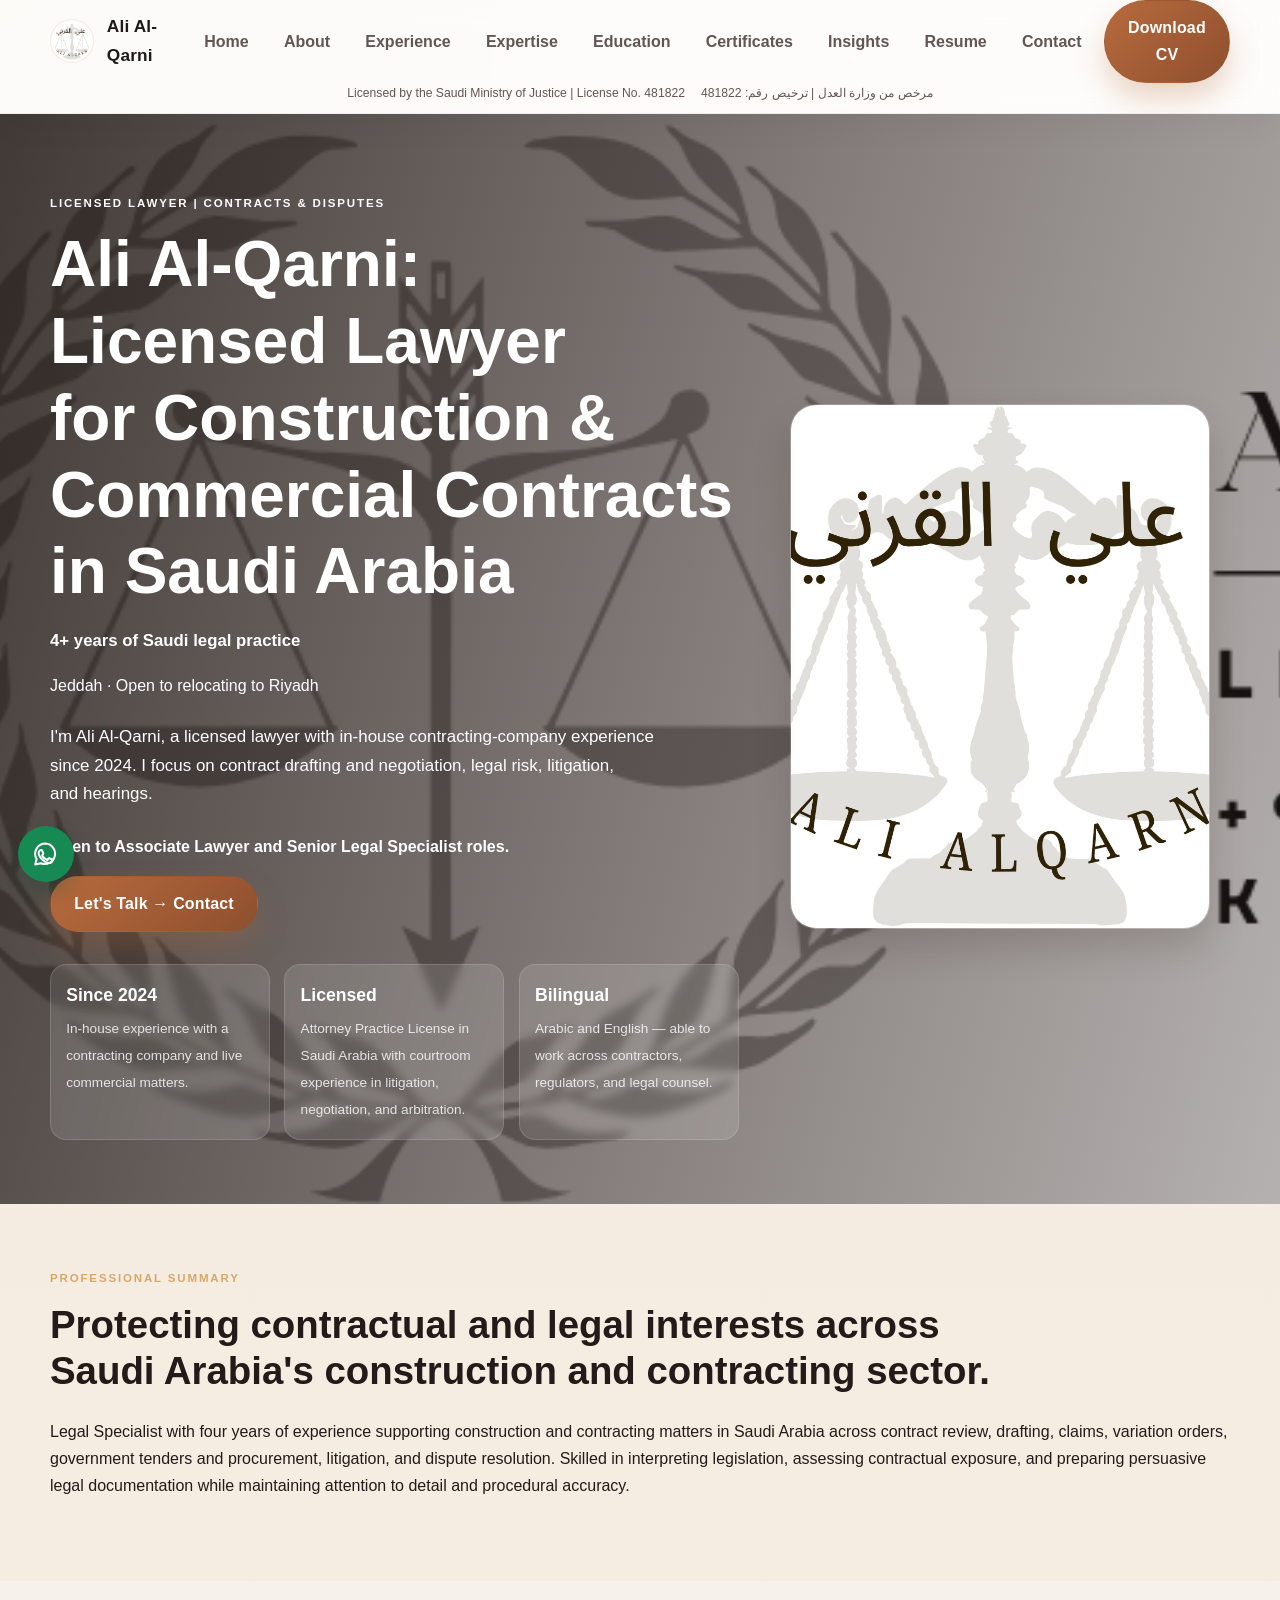
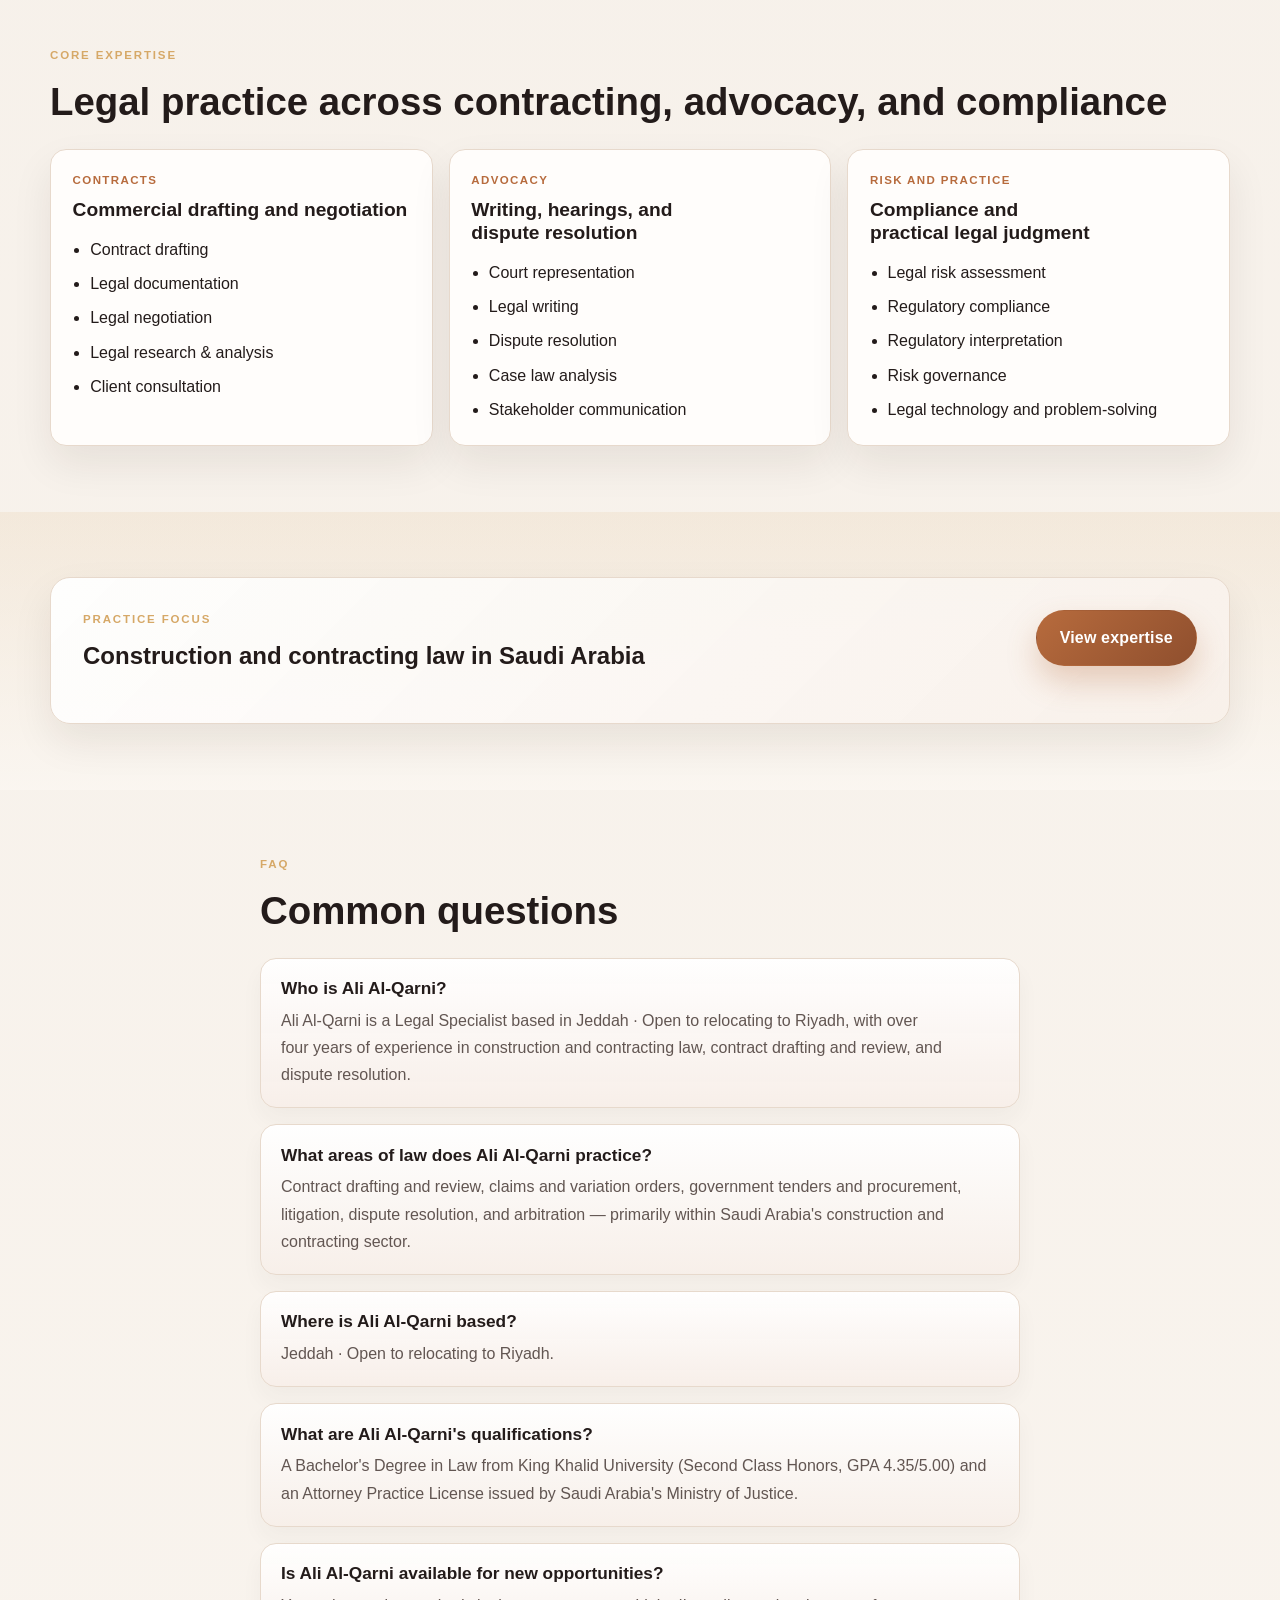
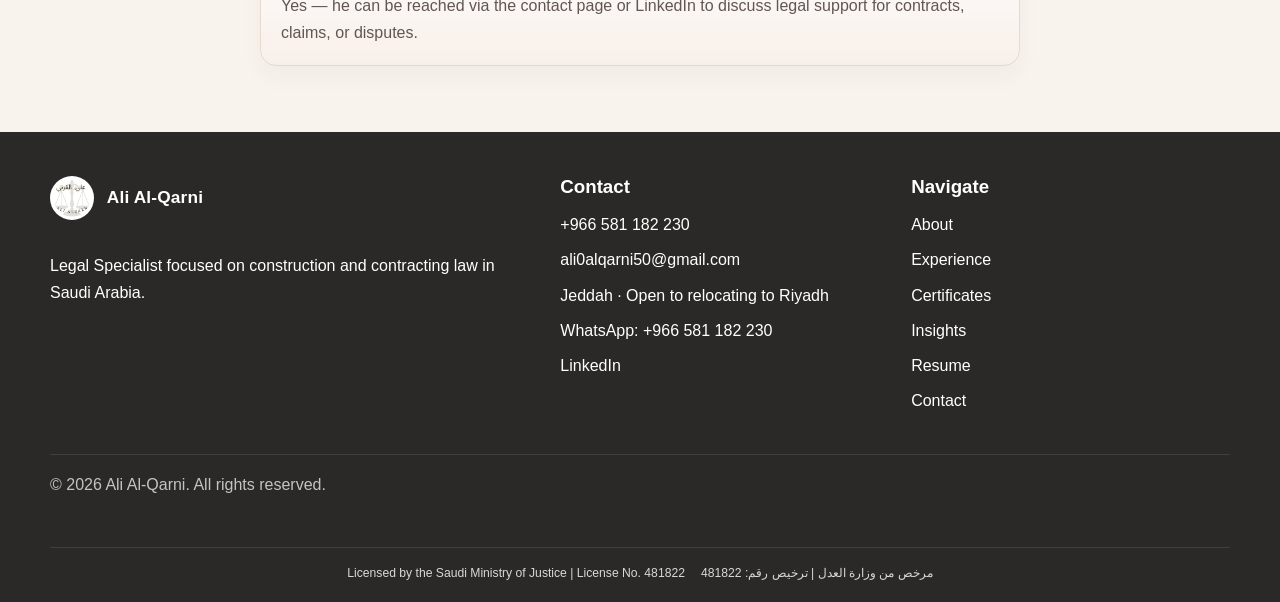
<file: index.html>
<!DOCTYPE html>
<html lang="en">
  <head>
    <meta charset="UTF-8" />
    <meta name="viewport" content="width=device-width, initial-scale=1.0" />
    <meta name="description" content="Ali Al-Qarni is a licensed lawyer and legal specialist in Saudi Arabia focused on construction and commercial contracts, claims, and dispute resolution." />
    <meta name="robots" content="index,follow" />
    <meta name="theme-color" content="#101828" />
    <meta property="og:type" content="profile" />
    <meta property="og:title" content="Ali Al-Qarni | Licensed Lawyer &amp; Legal Specialist" />
    <meta property="og:description" content="Ali Al-Qarni is a licensed lawyer and legal specialist in Saudi Arabia focused on construction and commercial contracts, claims, and dispute resolution." />
    <meta property="og:url" content="https://alialquarnilegal.com/" />
    <meta property="og:image" content="https://alialquarnilegal.com/Ali-Al-Qarni-Professional-Banner.png" />
    <meta property="og:locale" content="en_SA" />
    <meta name="twitter:card" content="summary_large_image" />
    <meta name="twitter:title" content="Ali Al-Qarni | Licensed Lawyer - Contracts &amp; Disputes" />
    <meta name="twitter:description" content="Ali Al-Qarni is a Legal Specialist in Saudi Arabia focused on construction and contracting law, contract review, claims, and dispute resolution." />
    <meta name="twitter:image" content="https://alialquarnilegal.com/Ali-Al-Qarni-Professional-Banner.png" />
    <link rel="canonical" href="https://alialquarnilegal.com/" />
    <title>Ali Al-Qarni | Licensed Lawyer &amp; Legal Specialist</title>
    <link rel="icon" type="image/jpeg" href="./Ali-Al-Qarni-Portrait.jpg" />
    <link rel="apple-touch-icon" href="./Ali-Al-Qarni-Portrait.jpg" />
    <link rel="stylesheet" href="css/style.css" />
    <script type="application/ld+json">
      {
        "@context": "https://schema.org",
        "@type": "Person",
        "name": "Ali Al-Qarni",
        "url": "https://alialquarnilegal.com/",
        "jobTitle": "Licensed Lawyer & Legal Specialist",
        "description": "Saudi-licensed lawyer with 4+ years of legal practice, including in-house work for a contracting company since 2024; construction and commercial contracts, claims, procurement, and dispute resolution.",
        "image": "https://alialquarnilegal.com/Ali-Al-Qarni-Portrait.jpg",
        "address": {
          "@type": "PostalAddress",
          "addressLocality": "Jeddah",
          "addressRegion": "Makkah",
          "addressCountry": "SA"
        },
        "email": "ali0alqarni50@gmail.com",
        "telephone": "+966581182230",
        "sameAs": ["https://www.linkedin.com/in/ali-alqarni11/"],
        "alumniOf": {
          "@type": "CollegeOrUniversity",
          "name": "King Khalid University"
        },
        "knowsLanguage": ["Arabic", "English"],
        "hasCredential": {
          "@type": "EducationalOccupationalCredential",
          "credentialCategory": "Attorney Practice License",
          "recognizedBy": {
            "@type": "GovernmentOrganization",
            "name": "Ministry of Justice, Saudi Arabia"
          }
        }
      }
    </script>
    <script type="application/ld+json">
      {
        "@context": "https://schema.org",
        "@type": "Attorney",
        "@id": "https://alialquarnilegal.com/#attorney",
        "name": "Ali Al-Qarni",
        "url": "https://alialquarnilegal.com/",
        "image": "https://alialquarnilegal.com/Ali-Al-Qarni-Portrait.jpg",
        "description": "Ministry of Justice licensed lawyer and Legal Specialist in Saudi Arabia focused on construction contracts, contract disputes, litigation, hearings, and legal risk.",
        "areaServed": ["Jeddah", "Riyadh", "Saudi Arabia"],
        "serviceType": ["Construction contract law", "Contract drafting and negotiation", "Contract dispute resolution", "Litigation", "Legal risk assessment"],
        "telephone": "+966581182230",
        "email": "ali0alqarni50@gmail.com",
        "sameAs": ["https://www.linkedin.com/in/ali-alqarni11/", "https://wa.me/966581182230"]
      }
    </script>
    <script type="application/ld+json">
      {
        "@context": "https://schema.org",
        "@type": "FAQPage",
        "mainEntity": [
          {
            "@type": "Question",
            "name": "Who is Ali Al-Qarni?",
            "acceptedAnswer": {
              "@type": "Answer",
              "text": "Ali Al-Qarni is a Legal Specialist based in Jeddah · Open to relocating to Riyadh, with over four years of experience in construction and contracting law, contract drafting and review, and dispute resolution."
            }
          },
          {
            "@type": "Question",
            "name": "What areas of law does Ali Al-Qarni practice?",
            "acceptedAnswer": {
              "@type": "Answer",
              "text": "Contract drafting and review, claims and variation orders, government tenders and procurement, litigation, dispute resolution, and arbitration — primarily within Saudi Arabia's construction and contracting sector."
            }
          },
          {
            "@type": "Question",
            "name": "Where is Ali Al-Qarni based?",
            "acceptedAnswer": {
              "@type": "Answer",
              "text": "Jeddah · Open to relocating to Riyadh."
            }
          },
          {
            "@type": "Question",
            "name": "What are Ali Al-Qarni's qualifications?",
            "acceptedAnswer": {
              "@type": "Answer",
              "text": "A Bachelor's Degree in Law from King Khalid University (Second Class Honors, GPA 4.35/5.00) and an Attorney Practice License issued by Saudi Arabia's Ministry of Justice."
            }
          },
          {
            "@type": "Question",
            "name": "Is Ali Al-Qarni available for new opportunities?",
            "acceptedAnswer": {
              "@type": "Answer",
              "text": "Yes — he can be reached via the contact page or LinkedIn to discuss legal support for contracts, claims, or disputes."
            }
          }
        ]
      }
    </script>
  </head>
  <body>
    <header class="site-header">
      <div class="container header-inner">
        <a class="brand" href="./" aria-label="Ali Al-Qarni home page">
          <img class="brand__logo" src="./Ali-Al-Qarni-Portrait.jpg" alt="Ali Al-Qarni portrait logo" />
          <span class="brand__text">Ali Al-Qarni</span>
        </a>

        <button class="nav-toggle" type="button" aria-label="Toggle navigation" aria-expanded="false">
          <span></span>
          <span></span>
          <span></span>
        </button>

        <nav class="site-nav" aria-label="Main navigation">
          <a class="nav-link" href="./">Home</a>
          <a class="nav-link" href="./about.html">About</a>
          <a class="nav-link" href="./experience.html">Experience</a>
          <a class="nav-link" href="./expertise.html">Expertise</a>
          <a class="nav-link" href="./education.html">Education</a>
          <a class="nav-link" href="./certificates.html">Certificates</a>
          <a class="nav-link" href="./insights.html">Insights</a>
          <a class="nav-link" href="./resume.html">Resume</a>
          <a class="nav-link" href="./contact.html">Contact</a>
          <a class="button button--primary nav-cv" href="./ali-al-qarni-cv.pdf" download>Download CV</a>
        </nav>
      </div>
    </header>

    <main>
      <section class="hero">
        <video class="hero__video" autoplay muted loop playsinline preload="metadata" poster="./Ali-Al-Qarni-Professional-Banner.png" aria-hidden="true">
          <source src="./public/signature-contract-pen.mp4" type="video/mp4" />
        </video>
        <div class="hero__overlay" aria-hidden="true"></div>
        <div class="container hero__grid">
          <div class="hero__content">
            <p class="eyebrow">Licensed Lawyer | Contracts &amp; Disputes</p>
            <h1>Ali Al-Qarni: Licensed Lawyer for Construction &amp; Commercial Contracts in Saudi Arabia</h1>
            <p class="hero__title">4+ years of Saudi legal practice</p>
            <p class="hero__location">Jeddah · Open to relocating to Riyadh</p>

            <p class="lead">
              I&apos;m Ali Al-Qarni, a licensed lawyer with in-house contracting-company experience since
              2024. I focus on contract drafting and negotiation, legal risk, litigation, and hearings.
            </p>

            <div class="hero__actions">
              <p class="cta-line">Open to Associate Lawyer and Senior Legal Specialist roles.</p>
              <a class="button button--primary" href="./contact.html">Let&apos;s Talk → Contact</a>
            </div>

            <div class="stat-grid" aria-label="Professional highlights">
              <div class="stat-item">
                <strong>Since 2024</strong>
                <span>In-house experience with a contracting company and live commercial matters.</span>
              </div>
              <div class="stat-item">
                <strong>Licensed</strong>
                <span>Attorney Practice License in Saudi Arabia with courtroom experience in litigation, negotiation, and arbitration.</span>
              </div>
              <div class="stat-item">
                <strong>Bilingual</strong>
                <span>Arabic and English — able to work across contractors, regulators, and legal counsel.</span>
              </div>
            </div>
          </div>

          <div class="hero__media">
            <div class="portrait-card">
              <img src="./Ali-Al-Qarni-Portrait.jpg" alt="Portrait of Ali Al-Qarni, Legal Specialist in Saudi Arabia" width="800" height="1000" />
            </div>
          </div>
        </div>
      </section>

      <section class="section section--muted">
        <div class="container">
          <div class="section-heading">
            <p class="eyebrow">Professional summary</p>
            <h2>Protecting contractual and legal interests across Saudi Arabia&apos;s construction and contracting sector.</h2>
          </div>
          <p>
            Legal Specialist with four years of experience supporting construction and contracting
            matters in Saudi Arabia across contract review, drafting, claims, variation orders,
            government tenders and procurement, litigation, and dispute resolution. Skilled in
            interpreting legislation, assessing contractual exposure, and preparing persuasive legal
            documentation while maintaining attention to detail and procedural accuracy.
          </p>
        </div>
      </section>

      <section class="section">
        <div class="container">
          <div class="section-heading">
            <p class="eyebrow">Core expertise</p>
            <h2>Legal practice across contracting, advocacy, and compliance</h2>
          </div>

          <div class="expertise-list">
            <article class="expertise-group">
              <p class="expertise-group__label">Contracts</p>
              <h3>Commercial drafting and negotiation</h3>
              <ul>
                <li>Contract drafting</li>
                <li>Legal documentation</li>
                <li>Legal negotiation</li>
                <li>Legal research &amp; analysis</li>
                <li>Client consultation</li>
              </ul>
            </article>
            <article class="expertise-group expertise-group--wide">
              <p class="expertise-group__label">Advocacy</p>
              <h3>Writing, hearings, and dispute resolution</h3>
              <ul>
                <li>Court representation</li>
                <li>Legal writing</li>
                <li>Dispute resolution</li>
                <li>Case law analysis</li>
                <li>Stakeholder communication</li>
              </ul>
            </article>
            <article class="expertise-group">
              <p class="expertise-group__label">Risk and practice</p>
              <h3>Compliance and practical legal judgment</h3>
              <ul>
                <li>Legal risk assessment</li>
                <li>Regulatory compliance</li>
                <li>Regulatory interpretation</li>
                <li>Risk governance</li>
                <li>Legal technology and problem-solving</li>
              </ul>
            </article>
          </div>
        </div>
      </section>

      <section class="section section--highlight">
        <div class="container cta-band">
          <div>
            <p class="eyebrow">Practice focus</p>
            <h2>Construction and contracting law in Saudi Arabia</h2>
          </div>
          <a class="button button--primary" href="./expertise.html">View expertise</a>
        </div>
      </section>

      <section class="section faq-section" aria-label="Frequently asked questions">
        <div class="container narrow">
          <div class="section-heading">
            <p class="eyebrow">FAQ</p>
            <h2>Common questions</h2>
          </div>

          <div class="faq-list">
            <div class="faq-item">
              <h3>Who is Ali Al-Qarni?</h3>
              <p>Ali Al-Qarni is a Legal Specialist based in Jeddah · Open to relocating to Riyadh, with over four years of experience in construction and contracting law, contract drafting and review, and dispute resolution.</p>
            </div>
            <div class="faq-item">
              <h3>What areas of law does Ali Al-Qarni practice?</h3>
              <p>Contract drafting and review, claims and variation orders, government tenders and procurement, litigation, dispute resolution, and arbitration — primarily within Saudi Arabia&apos;s construction and contracting sector.</p>
            </div>
            <div class="faq-item">
              <h3>Where is Ali Al-Qarni based?</h3>
              <p>Jeddah · Open to relocating to Riyadh.</p>
            </div>
            <div class="faq-item">
              <h3>What are Ali Al-Qarni&apos;s qualifications?</h3>
              <p>A Bachelor&apos;s Degree in Law from King Khalid University (Second Class Honors, GPA 4.35/5.00) and an Attorney Practice License issued by Saudi Arabia&apos;s Ministry of Justice.</p>
            </div>
            <div class="faq-item">
              <h3>Is Ali Al-Qarni available for new opportunities?</h3>
              <p>Yes — he can be reached via the contact page or LinkedIn to discuss legal support for contracts, claims, or disputes.</p>
            </div>
          </div>
        </div>
      </section>
    </main>

    <footer class="site-footer">
      <div class="container footer-grid">
        <div>
          <a class="brand brand--footer" href="./">
            <img class="brand__logo" src="./Ali-Al-Qarni-Portrait.jpg" alt="Ali Al-Qarni portrait logo" />
            <span class="brand__text">Ali Al-Qarni</span>
          </a>
          <p>Legal Specialist focused on construction and contracting law in Saudi Arabia.</p>
        </div>

        <div>
          <h3>Contact</h3>
          <ul class="footer-list">
            <li><a href="tel:+966581182230">+966 581 182 230</a></li>
            <li><a href="mailto:ali0alqarni50@gmail.com">ali0alqarni50@gmail.com</a></li>
            <li>Jeddah · Open to relocating to Riyadh</li>
            <li><a href="https://wa.me/966581182230" target="_blank" rel="noopener">WhatsApp: +966 581 182 230</a></li>
            <li><a href="https://www.linkedin.com/in/ali-alqarni11/" target="_blank" rel="noopener">LinkedIn</a></li>
          </ul>
        </div>

        <div>
          <h3>Navigate</h3>
          <ul class="footer-list">
            <li><a href="./about.html">About</a></li>
            <li><a href="./experience.html">Experience</a></li>
            <li><a href="./certificates.html">Certificates</a></li>
            <li><a href="./insights.html">Insights</a></li>
            <li><a href="./resume.html">Resume</a></li>
            <li><a href="./contact.html">Contact</a></li>
          </ul>
        </div>
      </div>
      <div class="container footer-meta">
        <p>© 2026 Ali Al-Qarni. All rights reserved.</p>
      </div>
    </footer>

    <button class="scroll-top" type="button" aria-label="Scroll to top">↑</button>

    <script src="js/main.js"></script>
  </body>
</html>
</file>
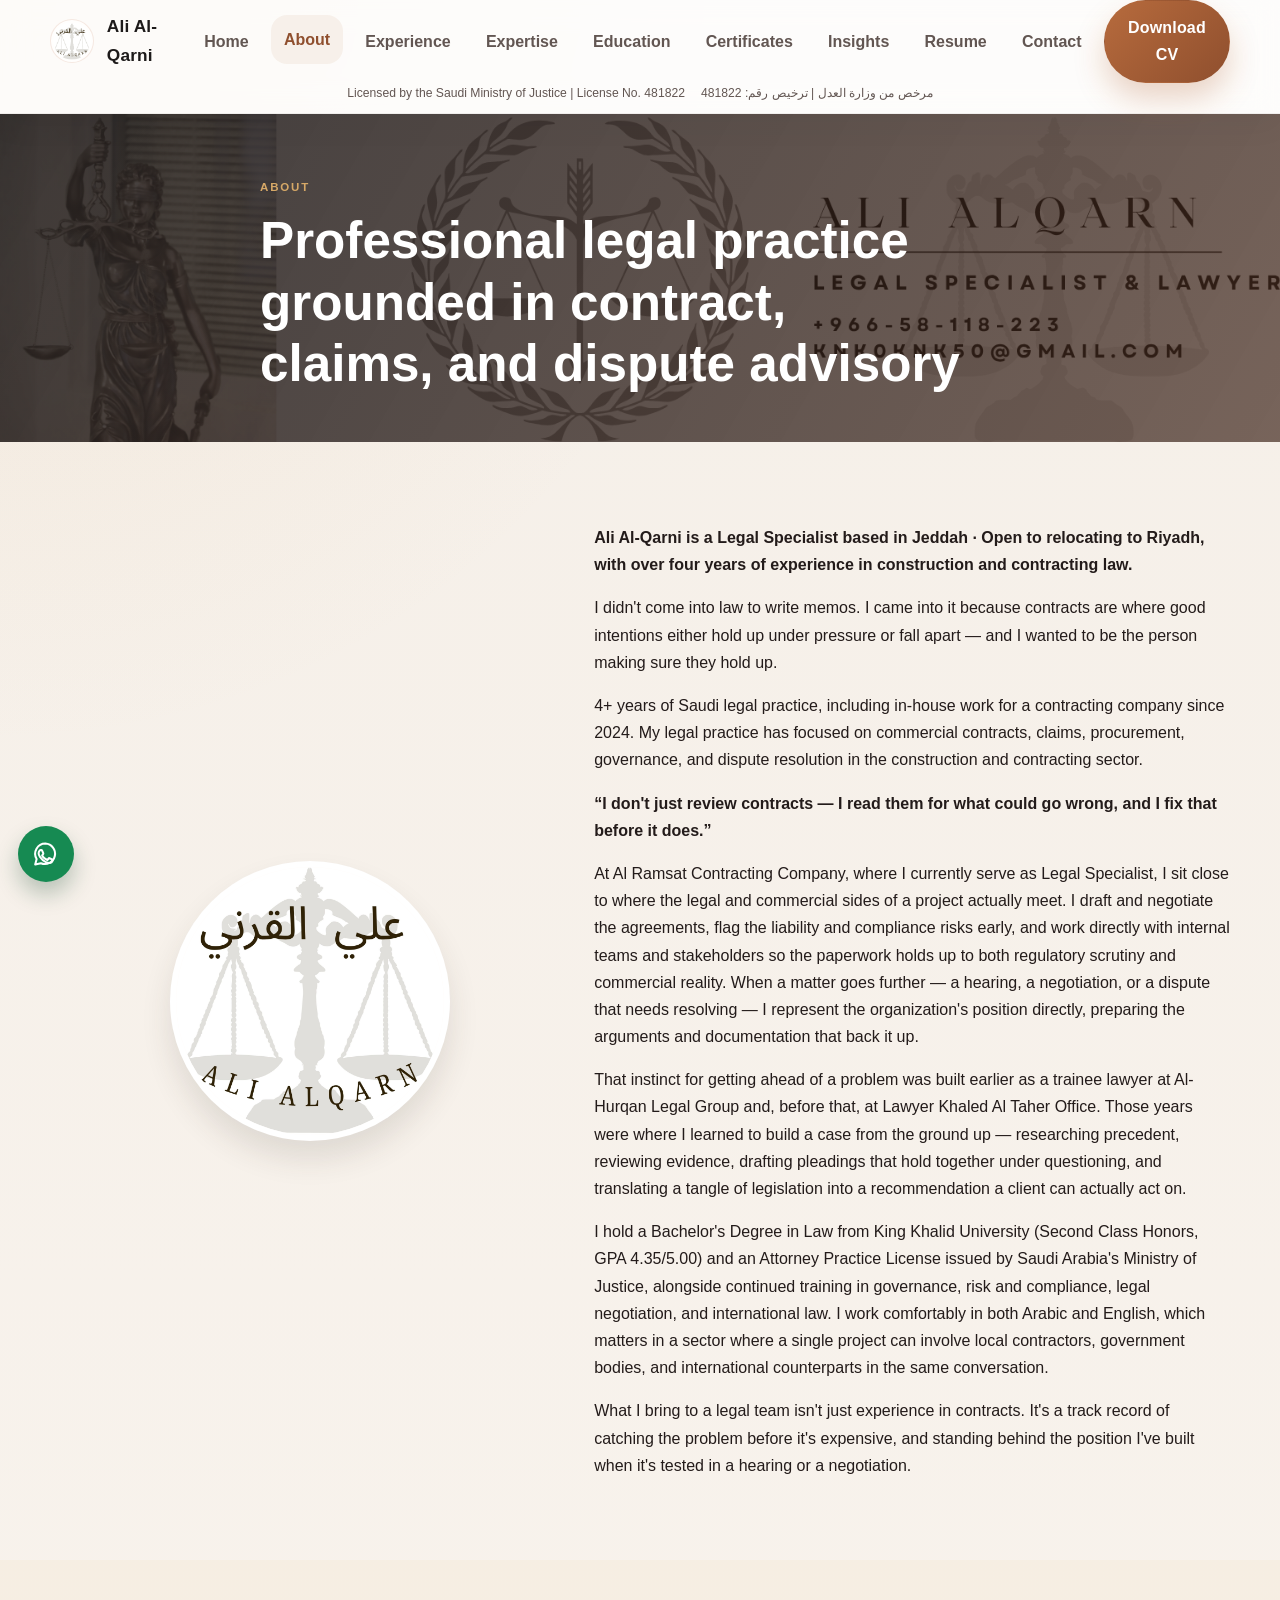
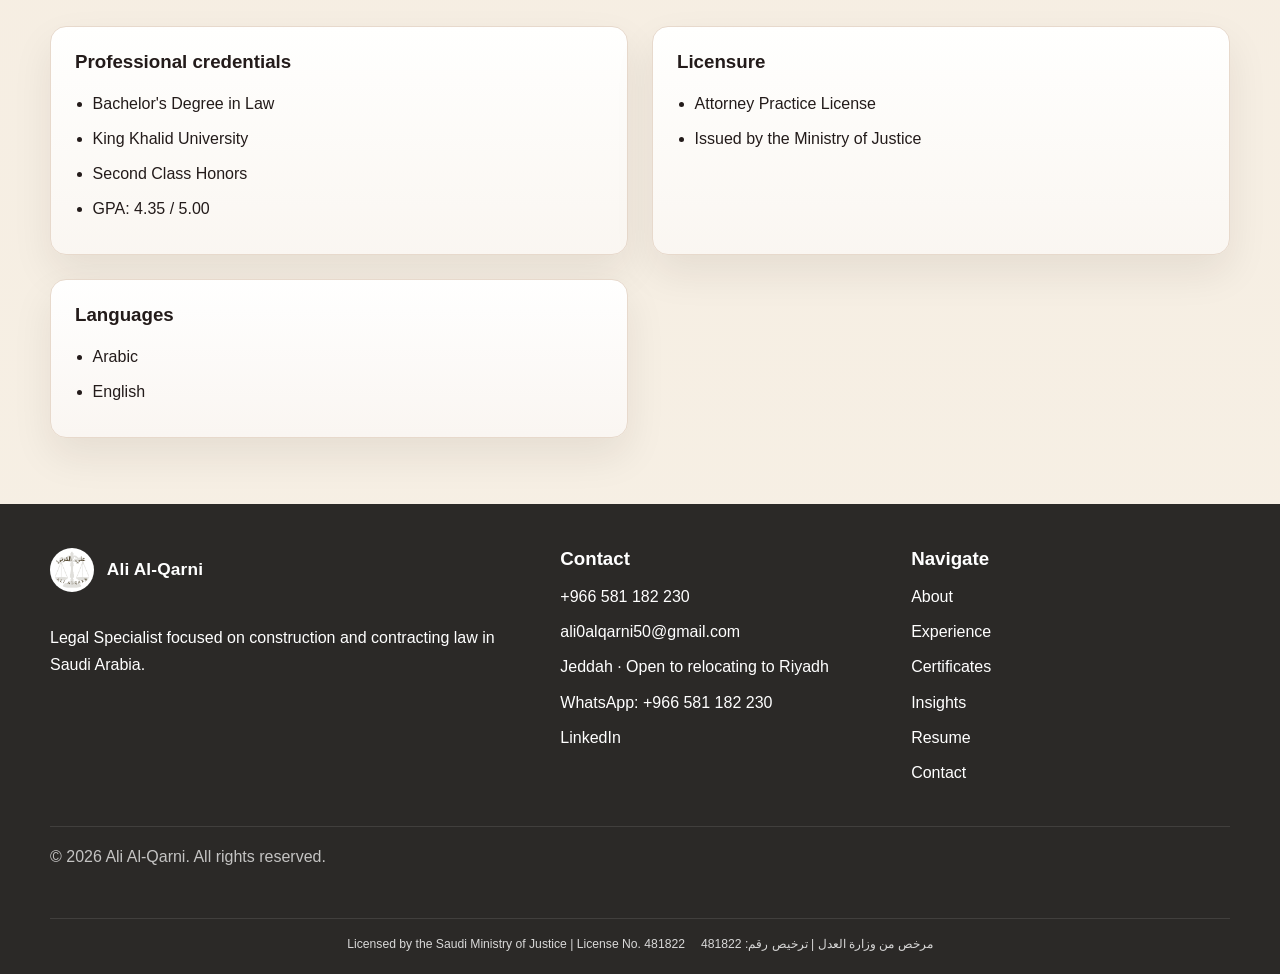
<file: about.html>
<!DOCTYPE html>
<html lang="en">
  <head>
    <meta charset="UTF-8" />
    <meta name="viewport" content="width=device-width, initial-scale=1.0" />
    <meta name="description" content="About Ali Al-Qarni, a licensed lawyer and legal specialist in Saudi Arabia with 4+ years of legal practice in construction and commercial contracts." />
    <meta name="robots" content="index,follow" />
    <meta property="og:type" content="profile" />
    <meta property="og:title" content="About Ali Al-Qarni | Legal Specialist, Jeddah · Open to relocating to Riyadh" />
    <meta property="og:description" content="Ali Al-Qarni is a Legal Specialist based in Jeddah · Open to relocating to Riyadh, with over four years of experience in construction and contracting law." />
    <meta property="og:url" content="https://alialquarnilegal.com/about.html" />
    <meta property="og:image" content="https://alialquarnilegal.com/Ali-Al-Qarni-Professional-Banner.png" />
    <meta property="og:locale" content="en_SA" />
    <meta name="twitter:card" content="summary_large_image" />
    <meta name="twitter:title" content="About Ali Al-Qarni | Legal Specialist, Jeddah · Open to relocating to Riyadh" />
    <meta name="twitter:description" content="About Ali Al-Qarni, a Legal Specialist in Saudi Arabia with over four years of experience in construction and contracting law, claims, and dispute resolution." />
    <meta name="twitter:image" content="https://alialquarnilegal.com/Ali-Al-Qarni-Professional-Banner.png" />
    <link rel="canonical" href="https://alialquarnilegal.com/about.html" />
    <title>About Ali Al-Qarni | Legal Specialist, Jeddah · Open to relocating to Riyadh</title>
    <link rel="icon" type="image/jpeg" href="./Ali-Al-Qarni-Portrait.jpg" />
    <link rel="apple-touch-icon" href="./Ali-Al-Qarni-Portrait.jpg" />
    <link rel="stylesheet" href="css/style.css" />
    <script type="application/ld+json">
      {
        "@context": "https://schema.org",
        "@type": "Person",
        "name": "Ali Al-Qarni",
        "url": "https://alialquarnilegal.com/",
        "jobTitle": "Licensed Lawyer & Legal Specialist",
        "description": "Saudi-licensed lawyer with 4+ years of legal practice, including in-house work for a contracting company since 2024; construction and commercial contracts, claims, procurement, and dispute resolution.",
        "image": "https://alialquarnilegal.com/Ali-Al-Qarni-Portrait.jpg",
        "address": {
          "@type": "PostalAddress",
          "addressLocality": "Jeddah",
          "addressRegion": "Makkah",
          "addressCountry": "SA"
        },
        "email": "ali0alqarni50@gmail.com",
        "telephone": "+966581182230",
        "sameAs": ["https://www.linkedin.com/in/ali-alqarni11/"],
        "alumniOf": {
          "@type": "CollegeOrUniversity",
          "name": "King Khalid University"
        },
        "knowsLanguage": ["Arabic", "English"],
        "hasCredential": {
          "@type": "EducationalOccupationalCredential",
          "credentialCategory": "Attorney Practice License",
          "recognizedBy": {
            "@type": "GovernmentOrganization",
            "name": "Ministry of Justice, Saudi Arabia"
          }
        }
      }
    </script>
  </head>
  <body>
    <header class="site-header">
      <div class="container header-inner">
        <a class="brand" href="./" aria-label="Ali Al-Qarni home page">
          <img class="brand__logo" src="./Ali-Al-Qarni-Portrait.jpg" alt="Ali Al-Qarni portrait logo" />
          <span class="brand__text">Ali Al-Qarni</span>
        </a>

        <button class="nav-toggle" type="button" aria-label="Toggle navigation" aria-expanded="false">
          <span></span>
          <span></span>
          <span></span>
        </button>

        <nav class="site-nav" aria-label="Main navigation">
          <a class="nav-link" href="./index.html">Home</a>
          <a class="nav-link" href="./about.html">About</a>
          <a class="nav-link" href="./experience.html">Experience</a>
          <a class="nav-link" href="./expertise.html">Expertise</a>
          <a class="nav-link" href="./education.html">Education</a>
          <a class="nav-link" href="./certificates.html">Certificates</a>
          <a class="nav-link" href="./insights.html">Insights</a>
          <a class="nav-link" href="./resume.html">Resume</a>
          <a class="nav-link" href="./contact.html">Contact</a>
          <a class="button button--primary nav-cv" href="./ali-al-qarni-cv.pdf" download>Download CV</a>
        </nav>
      </div>
    </header>

    <main>
      <section class="page-hero">
        <div class="container narrow">
          <p class="eyebrow">About</p>
          <h1>Professional legal practice grounded in contract, claims, and dispute advisory</h1>
        </div>
      </section>

      <section class="section">
        <div class="container about-grid">
          <div class="about-photo-wrap">
            <img src="./Ali-Al-Qarni-Portrait.jpg" alt="Ali Al-Qarni, legal specialist, portrait" class="about-photo" width="800" height="800" />
          </div>

          <div>
            <p><strong>Ali Al-Qarni is a Legal Specialist based in Jeddah · Open to relocating to Riyadh, with over four years of experience in construction and contracting law.</strong></p>
            <p>
              I didn&apos;t come into law to write memos. I came into it because contracts are where good
              intentions either hold up under pressure or fall apart — and I wanted to be the person
              making sure they hold up.
            </p>
            <p>
              4+ years of Saudi legal practice, including in-house work for a contracting company
              since 2024. My legal practice has focused on commercial contracts, claims, procurement,
              governance, and dispute resolution in the construction and contracting sector.
            </p>
            <p>
              <strong>&ldquo;I don&apos;t just review contracts — I read them for what could go wrong, and I fix that before it does.&rdquo;</strong>
            </p>
            <p>
              At Al Ramsat Contracting Company, where I currently serve as Legal Specialist, I sit close
              to where the legal and commercial sides of a project actually meet. I draft and
              negotiate the agreements, flag the liability and compliance risks early, and work
              directly with internal teams and stakeholders so the paperwork holds up to both
              regulatory scrutiny and commercial reality. When a matter goes further — a hearing, a
              negotiation, or a dispute that needs resolving — I represent the organization&apos;s
              position directly, preparing the arguments and documentation that back it up.
            </p>
            <p>
              That instinct for getting ahead of a problem was built earlier as a trainee lawyer at
              Al-Hurqan Legal Group and, before that, at Lawyer Khaled Al Taher Office. Those years
              were where I learned to build a case from the ground up — researching precedent,
              reviewing evidence, drafting pleadings that hold together under questioning, and
              translating a tangle of legislation into a recommendation a client can actually act on.
            </p>
            <p>
              I hold a Bachelor&apos;s Degree in Law from King Khalid University (Second Class Honors, GPA
              4.35/5.00) and an Attorney Practice License issued by Saudi Arabia&apos;s Ministry of
              Justice, alongside continued training in governance, risk and compliance, legal
              negotiation, and international law. I work comfortably in both Arabic and English, which
              matters in a sector where a single project can involve local contractors, government
              bodies, and international counterparts in the same conversation.
            </p>
            <p>
              What I bring to a legal team isn&apos;t just experience in contracts. It&apos;s a track record
              of catching the problem before it&apos;s expensive, and standing behind the position I&apos;ve
              built when it&apos;s tested in a hearing or a negotiation.
            </p>
          </div>
        </div>
      </section>

      <section class="section section--muted">
        <div class="container">
          <div class="credentials-grid">
            <div class="credential-card">
              <h3>Professional credentials</h3>
              <ul>
                <li>Bachelor&apos;s Degree in Law</li>
                <li>King Khalid University</li>
                <li>Second Class Honors</li>
                <li>GPA: 4.35 / 5.00</li>
              </ul>
            </div>
            <div class="credential-card">
              <h3>Licensure</h3>
              <ul>
                <li>Attorney Practice License</li>
                <li>Issued by the Ministry of Justice</li>
              </ul>
            </div>
            <div class="credential-card">
              <h3>Languages</h3>
              <ul>
                <li>Arabic</li>
                <li>English</li>
              </ul>
            </div>
          </div>
        </div>
      </section>
    </main>

    <footer class="site-footer">
      <div class="container footer-grid">
        <div>
          <a class="brand brand--footer" href="./index.html">
            <img class="brand__logo" src="./Ali-Al-Qarni-Portrait.jpg" alt="Ali Al-Qarni portrait logo" />
            <span class="brand__text">Ali Al-Qarni</span>
          </a>
          <p>Legal Specialist focused on construction and contracting law in Saudi Arabia.</p>
        </div>

        <div>
          <h3>Contact</h3>
          <ul class="footer-list">
            <li><a href="tel:+966581182230">+966 581 182 230</a></li>
            <li><a href="mailto:ali0alqarni50@gmail.com">ali0alqarni50@gmail.com</a></li>
            <li>Jeddah · Open to relocating to Riyadh</li>
            <li><a href="https://wa.me/966581182230" target="_blank" rel="noopener">WhatsApp: +966 581 182 230</a></li>
            <li><a href="https://www.linkedin.com/in/ali-alqarni11/" target="_blank" rel="noopener">LinkedIn</a></li>
          </ul>
        </div>

        <div>
          <h3>Navigate</h3>
          <ul class="footer-list">
            <li><a href="./about.html">About</a></li>
            <li><a href="./experience.html">Experience</a></li>
            <li><a href="./certificates.html">Certificates</a></li>
            <li><a href="./insights.html">Insights</a></li>
            <li><a href="./resume.html">Resume</a></li>
            <li><a href="./contact.html">Contact</a></li>
          </ul>
        </div>
      </div>
      <div class="container footer-meta">
        <p>© 2026 Ali Al-Qarni. All rights reserved.</p>
      </div>
    </footer>

    <button class="scroll-top" type="button" aria-label="Scroll to top">↑</button>

    <script src="js/main.js"></script>
  </body>
</html>
</file>
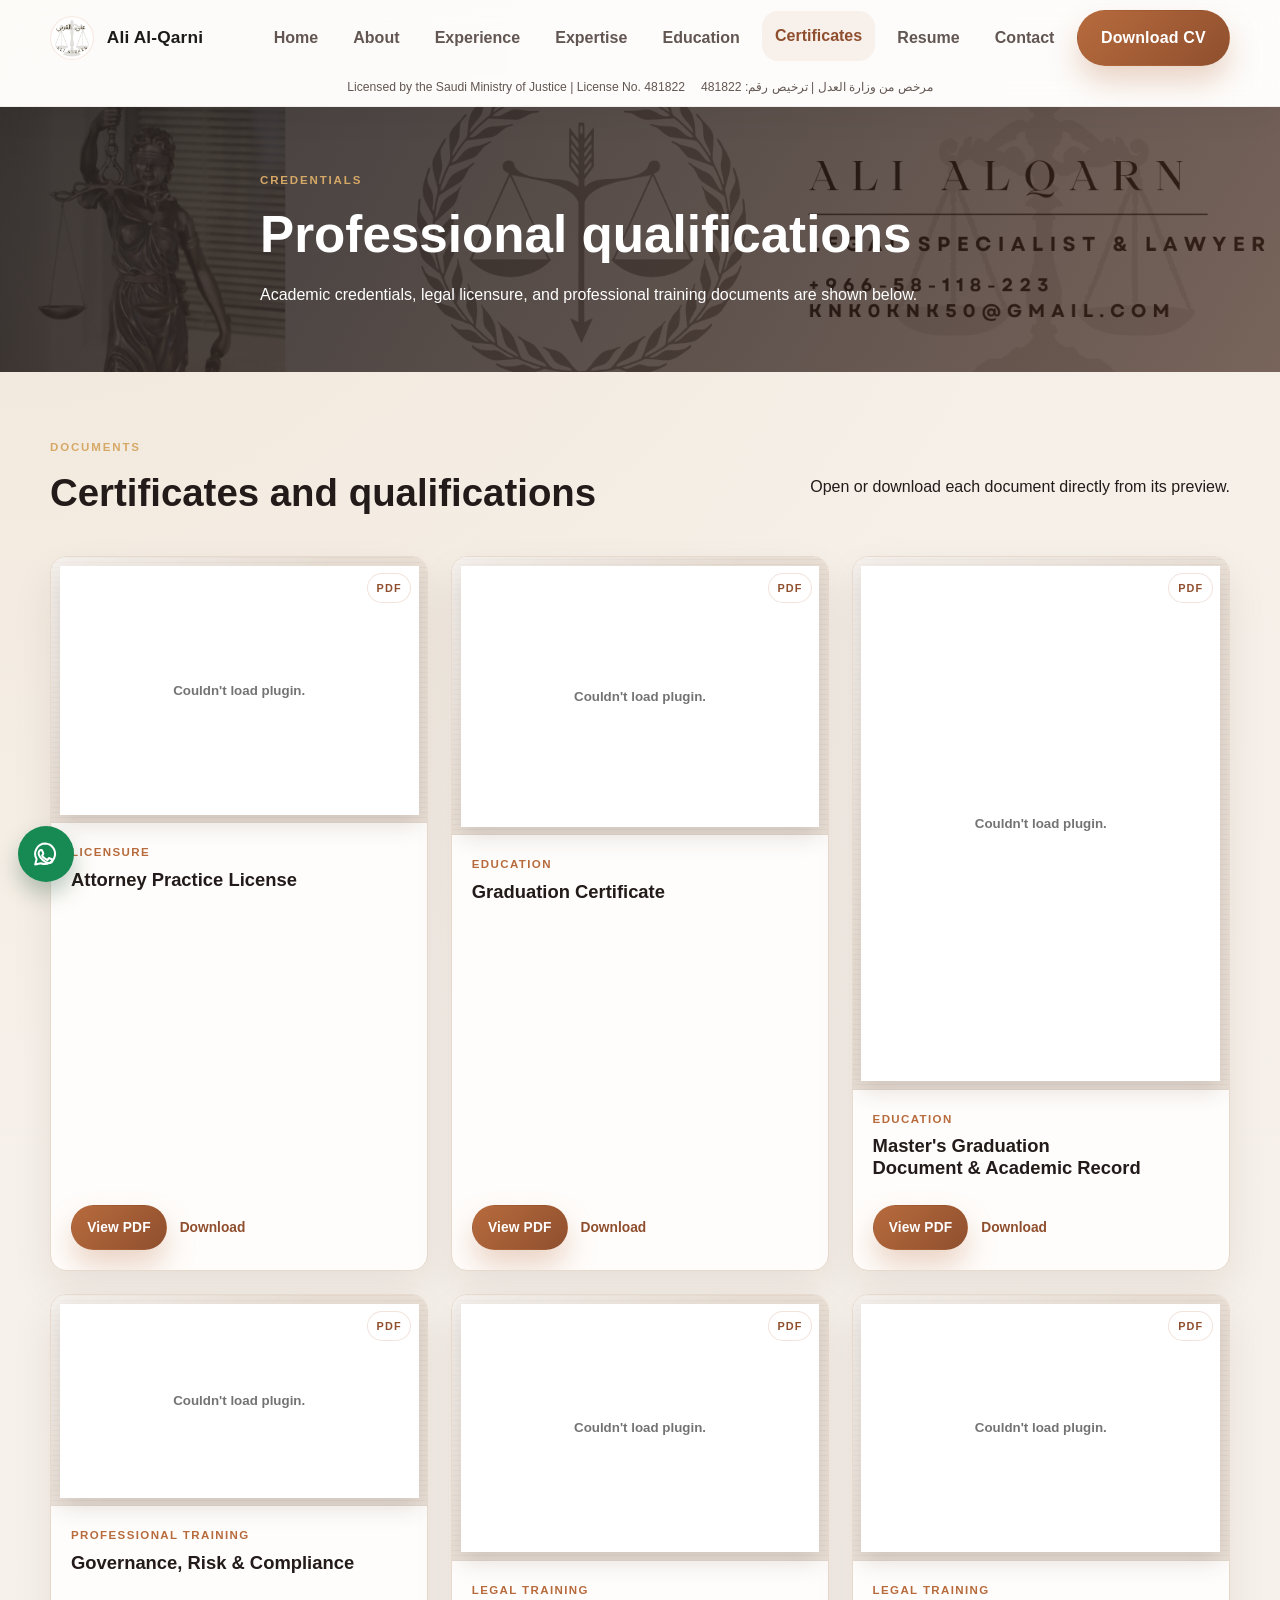
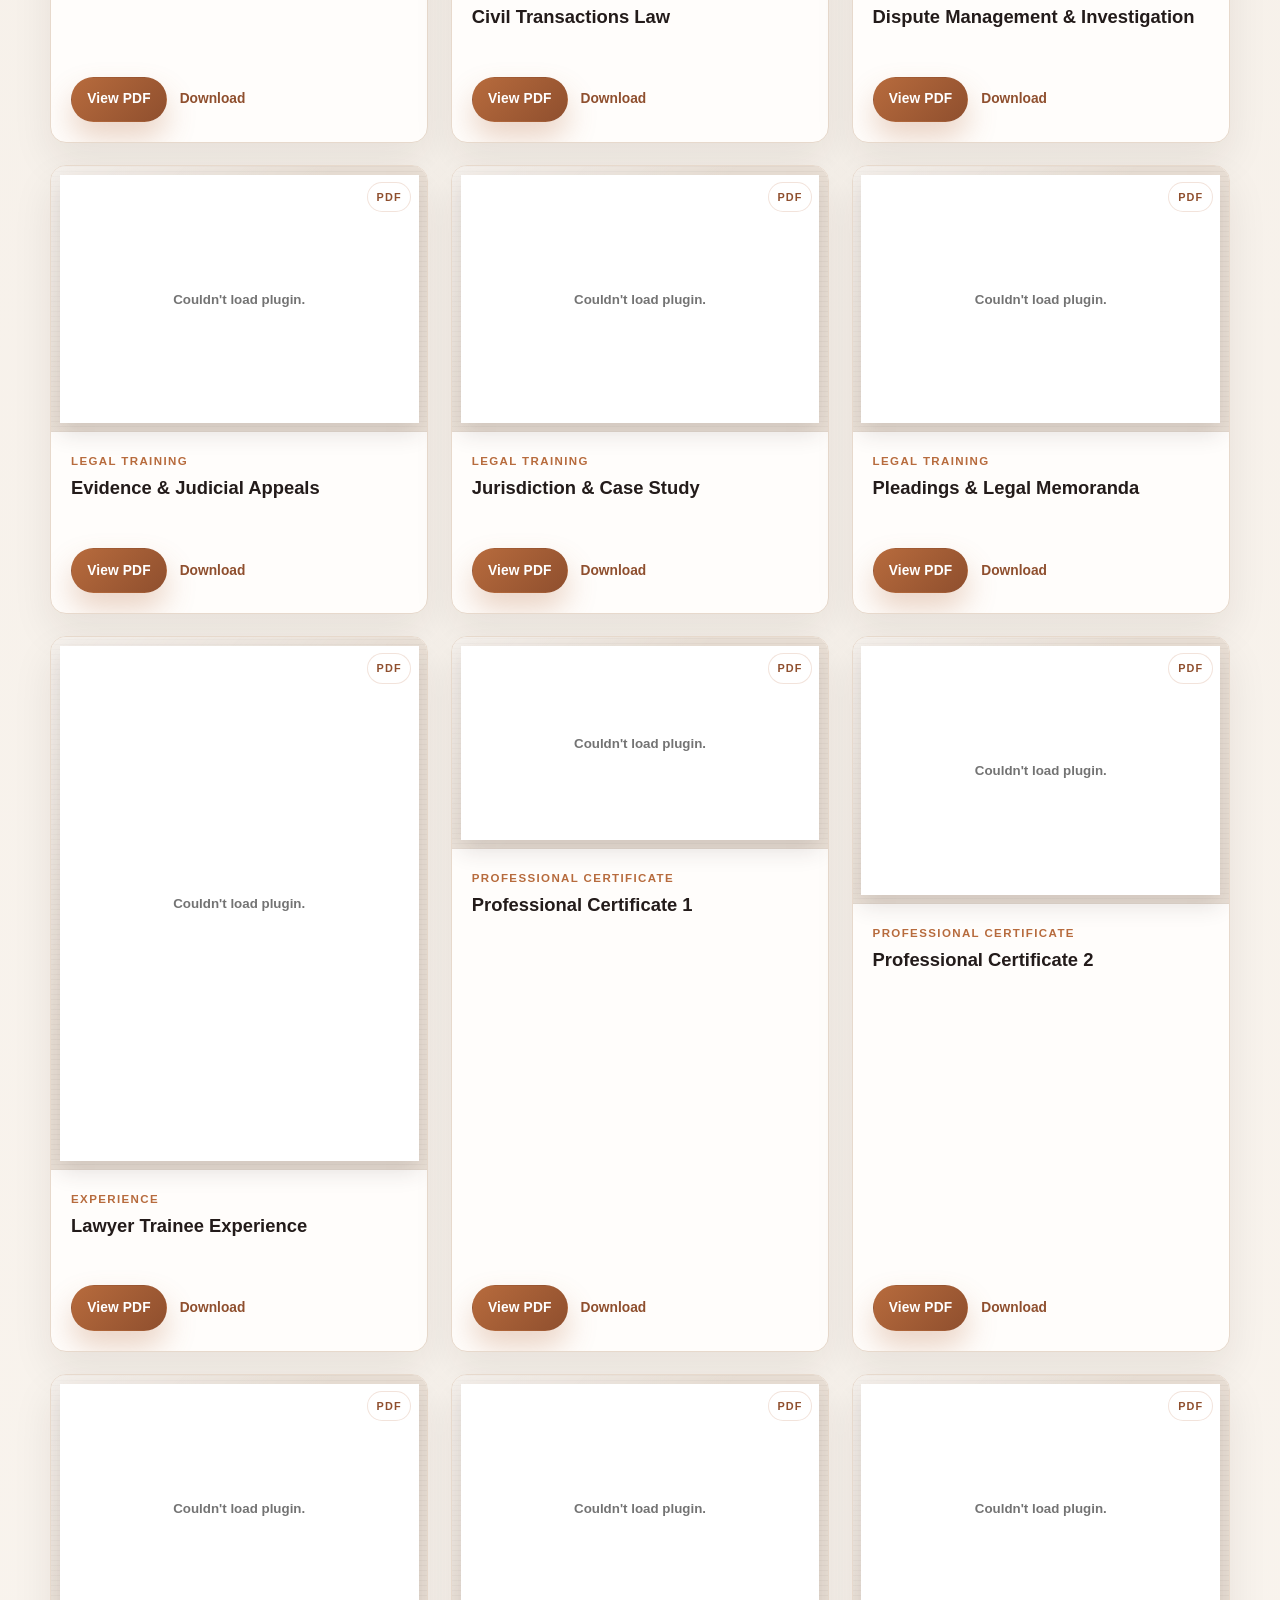
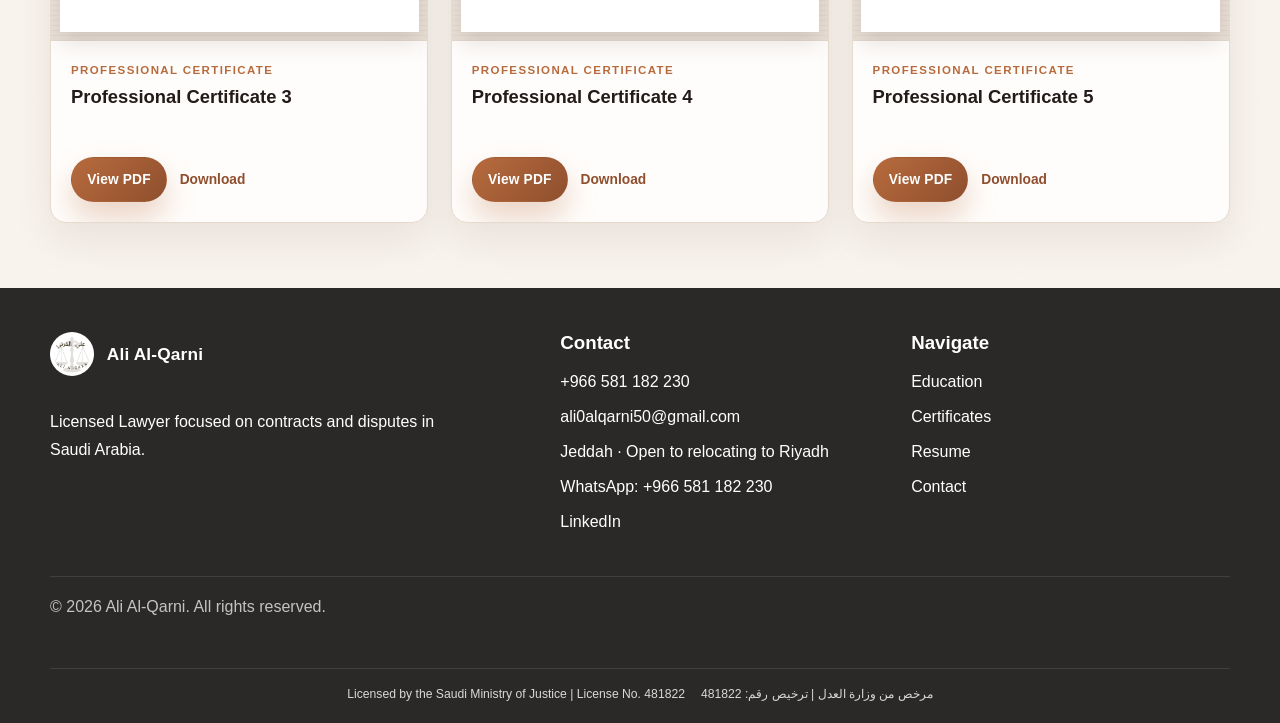
<file: certificates.html>
<!DOCTYPE html>
<html lang="en">
  <head>
    <meta charset="UTF-8" />
    <meta name="viewport" content="width=device-width, initial-scale=1.0" />
    <meta name="description" content="Certificates and professional qualifications of Ali Al-Qarni, Licensed Lawyer focused on contracts and disputes." />
    <meta name="robots" content="index,follow" />
    <meta property="og:type" content="profile" />
    <meta property="og:title" content="Certificates | Ali Al-Qarni - Licensed Lawyer" />
    <meta property="og:description" content="Professional certificates, licensure, education, and training documents for Ali Al-Qarni." />
    <meta property="og:url" content="https://danmoneynnhfbn.github.io/alllll/certificates.html" />
    <meta property="og:image" content="https://danmoneynnhfbn.github.io/alllll/Ali-Al-Qarni-Professional-Banner.png" />
    <meta property="og:locale" content="en_SA" />
    <meta name="twitter:card" content="summary_large_image" />
    <meta name="twitter:title" content="Certificates | Ali Al-Qarni - Licensed Lawyer" />
    <meta name="twitter:description" content="Professional certificates, licensure, education, and training documents for Ali Al-Qarni." />
    <meta name="twitter:image" content="https://danmoneynnhfbn.github.io/alllll/Ali-Al-Qarni-Professional-Banner.png" />
    <link rel="canonical" href="https://danmoneynnhfbn.github.io/alllll/certificates.html" />
    <title>Certificates | Ali Al-Qarni - Licensed Lawyer</title>
    <link rel="icon" type="image/jpeg" href="./Ali-Al-Qarni-Portrait.jpg" />
    <link rel="apple-touch-icon" href="./Ali-Al-Qarni-Portrait.jpg" />
    <link rel="stylesheet" href="css/style.css" />
  </head>
  <body>
    <header class="site-header">
      <div class="container header-inner">
        <a class="brand" href="./index.html" aria-label="Ali Al-Qarni home page">
          <img class="brand__logo" src="./Ali-Al-Qarni-Portrait.jpg" alt="Ali Al-Qarni portrait logo" />
          <span class="brand__text">Ali Al-Qarni</span>
        </a>
        <button class="nav-toggle" type="button" aria-label="Toggle navigation" aria-expanded="false">
          <span></span><span></span><span></span>
        </button>
        <nav class="site-nav" aria-label="Main navigation">
          <a class="nav-link" href="./index.html">Home</a>
          <a class="nav-link" href="./about.html">About</a>
          <a class="nav-link" href="./experience.html">Experience</a>
          <a class="nav-link" href="./expertise.html">Expertise</a>
          <a class="nav-link" href="./education.html">Education</a>
          <a class="nav-link" href="./certificates.html">Certificates</a>
          <a class="nav-link" href="./resume.html">Resume</a>
          <a class="nav-link" href="./contact.html">Contact</a>
          <a class="button button--primary nav-cv" href="./ali-al-qarni-cv.pdf" download>Download CV</a>
        </nav>
      </div>
    </header>

    <main>
      <section class="page-hero">
        <div class="container narrow">
          <p class="eyebrow">Credentials</p>
          <h1>Professional qualifications</h1>
          <p>Academic credentials, legal licensure, and professional training documents are shown below.</p>
        </div>
      </section>

      <section class="section">
        <div class="container">
          <div class="certificate-intro">
            <div>
              <p class="eyebrow">Documents</p>
              <h2>Certificates and qualifications</h2>
            </div>
            <p class="section-lead">Open or download each document directly from its preview.</p>
          </div>

          <div class="certificate-grid">
            <article class="certificate-card">
              <div class="certificate-preview"><object data="./certificates/attorney-practice-license.pdf#view=Fit" type="application/pdf" aria-label="Attorney practice license preview"></object></div>
              <div class="certificate-card__body"><p class="certificate-type">Licensure</p><h3>Attorney Practice License</h3><div class="certificate-actions"><a class="button button--primary" href="./certificates/attorney-practice-license.pdf" target="_blank" rel="noopener">View PDF</a><a class="certificate-download" href="./certificates/attorney-practice-license.pdf" download>Download</a></div></div>
            </article>
            <article class="certificate-card">
              <div class="certificate-preview certificate-preview--diploma"><object data="./certificates/graduation-certificate.pdf#view=Fit" type="application/pdf" aria-label="Graduation certificate preview"></object></div>
              <div class="certificate-card__body"><p class="certificate-type">Education</p><h3>Graduation Certificate</h3><div class="certificate-actions"><a class="button button--primary" href="./certificates/graduation-certificate.pdf" target="_blank" rel="noopener">View PDF</a><a class="certificate-download" href="./certificates/graduation-certificate.pdf" download>Download</a></div></div>
            </article>
            <article class="certificate-card">
              <div class="certificate-preview certificate-preview--portrait"><object data="./certificates/graduation-record.pdf#view=Fit" type="application/pdf" aria-label="Master's graduation document and academic record preview"></object></div>
              <div class="certificate-card__body"><p class="certificate-type">Education</p><h3>Master&apos;s Graduation Document &amp; Academic Record</h3><div class="certificate-actions"><a class="button button--primary" href="./certificates/graduation-record.pdf" target="_blank" rel="noopener">View PDF</a><a class="certificate-download" href="./certificates/graduation-record.pdf" download>Download</a></div></div>
            </article>
            <article class="certificate-card">
              <div class="certificate-preview certificate-preview--wide"><object data="./certificates/governance-risk-compliance.pdf#view=Fit" type="application/pdf" aria-label="Governance, risk and compliance certificate preview"></object></div>
              <div class="certificate-card__body"><p class="certificate-type">Professional Training</p><h3>Governance, Risk &amp; Compliance</h3><div class="certificate-actions"><a class="button button--primary" href="./certificates/governance-risk-compliance.pdf" target="_blank" rel="noopener">View PDF</a><a class="certificate-download" href="./certificates/governance-risk-compliance.pdf" download>Download</a></div></div>
            </article>
            <article class="certificate-card">
              <div class="certificate-preview"><object data="./certificates/civil-transactions-law.pdf#view=Fit" type="application/pdf" aria-label="Civil transactions law certificate preview"></object></div>
              <div class="certificate-card__body"><p class="certificate-type">Legal Training</p><h3>Civil Transactions Law</h3><div class="certificate-actions"><a class="button button--primary" href="./certificates/civil-transactions-law.pdf" target="_blank" rel="noopener">View PDF</a><a class="certificate-download" href="./certificates/civil-transactions-law.pdf" download>Download</a></div></div>
            </article>
            <article class="certificate-card">
              <div class="certificate-preview"><object data="./certificates/dispute-management-investigation.pdf#view=Fit" type="application/pdf" aria-label="Dispute management and investigation certificate preview"></object></div>
              <div class="certificate-card__body"><p class="certificate-type">Legal Training</p><h3>Dispute Management &amp; Investigation</h3><div class="certificate-actions"><a class="button button--primary" href="./certificates/dispute-management-investigation.pdf" target="_blank" rel="noopener">View PDF</a><a class="certificate-download" href="./certificates/dispute-management-investigation.pdf" download>Download</a></div></div>
            </article>
            <article class="certificate-card">
              <div class="certificate-preview"><object data="./certificates/evidence-judicial-appeals.pdf#view=Fit" type="application/pdf" aria-label="Evidence and judicial appeals certificate preview"></object></div>
              <div class="certificate-card__body"><p class="certificate-type">Legal Training</p><h3>Evidence &amp; Judicial Appeals</h3><div class="certificate-actions"><a class="button button--primary" href="./certificates/evidence-judicial-appeals.pdf" target="_blank" rel="noopener">View PDF</a><a class="certificate-download" href="./certificates/evidence-judicial-appeals.pdf" download>Download</a></div></div>
            </article>
            <article class="certificate-card">
              <div class="certificate-preview"><object data="./certificates/jurisdiction-case-study.pdf#view=Fit" type="application/pdf" aria-label="Jurisdiction and case study certificate preview"></object></div>
              <div class="certificate-card__body"><p class="certificate-type">Legal Training</p><h3>Jurisdiction &amp; Case Study</h3><div class="certificate-actions"><a class="button button--primary" href="./certificates/jurisdiction-case-study.pdf" target="_blank" rel="noopener">View PDF</a><a class="certificate-download" href="./certificates/jurisdiction-case-study.pdf" download>Download</a></div></div>
            </article>
            <article class="certificate-card">
              <div class="certificate-preview"><object data="./certificates/pleadings-memoranda.pdf#view=Fit" type="application/pdf" aria-label="Pleadings and legal memoranda certificate preview"></object></div>
              <div class="certificate-card__body"><p class="certificate-type">Legal Training</p><h3>Pleadings &amp; Legal Memoranda</h3><div class="certificate-actions"><a class="button button--primary" href="./certificates/pleadings-memoranda.pdf" target="_blank" rel="noopener">View PDF</a><a class="certificate-download" href="./certificates/pleadings-memoranda.pdf" download>Download</a></div></div>
            </article>
            <article class="certificate-card">
              <div class="certificate-preview certificate-preview--portrait"><object data="./certificates/lawyer-trainee-experience.pdf#view=Fit" type="application/pdf" aria-label="Lawyer trainee experience certificate preview"></object></div>
              <div class="certificate-card__body"><p class="certificate-type">Experience</p><h3>Lawyer Trainee Experience</h3><div class="certificate-actions"><a class="button button--primary" href="./certificates/lawyer-trainee-experience.pdf" target="_blank" rel="noopener">View PDF</a><a class="certificate-download" href="./certificates/lawyer-trainee-experience.pdf" download>Download</a></div></div>
            </article>
            <article class="certificate-card">
              <div class="certificate-preview certificate-preview--wide"><object data="./certificates/professional-certificate-1.pdf#view=Fit" type="application/pdf" aria-label="Professional certificate one preview"></object></div>
              <div class="certificate-card__body"><p class="certificate-type">Professional Certificate</p><h3>Professional Certificate 1</h3><div class="certificate-actions"><a class="button button--primary" href="./certificates/professional-certificate-1.pdf" target="_blank" rel="noopener">View PDF</a><a class="certificate-download" href="./certificates/professional-certificate-1.pdf" download>Download</a></div></div>
            </article>
            <article class="certificate-card">
              <div class="certificate-preview"><object data="./certificates/professional-certificate-2.pdf#view=Fit" type="application/pdf" aria-label="Professional certificate two preview"></object></div>
              <div class="certificate-card__body"><p class="certificate-type">Professional Certificate</p><h3>Professional Certificate 2</h3><div class="certificate-actions"><a class="button button--primary" href="./certificates/professional-certificate-2.pdf" target="_blank" rel="noopener">View PDF</a><a class="certificate-download" href="./certificates/professional-certificate-2.pdf" download>Download</a></div></div>
            </article>
            <article class="certificate-card">
              <div class="certificate-preview"><object data="./certificates/professional-certificate-3.pdf#view=Fit" type="application/pdf" aria-label="Professional certificate three preview"></object></div>
              <div class="certificate-card__body"><p class="certificate-type">Professional Certificate</p><h3>Professional Certificate 3</h3><div class="certificate-actions"><a class="button button--primary" href="./certificates/professional-certificate-3.pdf" target="_blank" rel="noopener">View PDF</a><a class="certificate-download" href="./certificates/professional-certificate-3.pdf" download>Download</a></div></div>
            </article>
            <article class="certificate-card">
              <div class="certificate-preview"><object data="./certificates/professional-certificate-4.pdf#view=Fit" type="application/pdf" aria-label="Professional certificate four preview"></object></div>
              <div class="certificate-card__body"><p class="certificate-type">Professional Certificate</p><h3>Professional Certificate 4</h3><div class="certificate-actions"><a class="button button--primary" href="./certificates/professional-certificate-4.pdf" target="_blank" rel="noopener">View PDF</a><a class="certificate-download" href="./certificates/professional-certificate-4.pdf" download>Download</a></div></div>
            </article>
            <article class="certificate-card">
              <div class="certificate-preview"><object data="./certificates/professional-certificate-5.pdf#view=Fit" type="application/pdf" aria-label="Professional certificate five preview"></object></div>
              <div class="certificate-card__body"><p class="certificate-type">Professional Certificate</p><h3>Professional Certificate 5</h3><div class="certificate-actions"><a class="button button--primary" href="./certificates/professional-certificate-5.pdf" target="_blank" rel="noopener">View PDF</a><a class="certificate-download" href="./certificates/professional-certificate-5.pdf" download>Download</a></div></div>
            </article>
          </div>
        </div>
      </section>
    </main>

    <footer class="site-footer">
      <div class="container footer-grid">
        <div>
          <a class="brand brand--footer" href="./index.html"><img class="brand__logo" src="./Ali-Al-Qarni-Portrait.jpg" alt="Ali Al-Qarni portrait logo" /><span class="brand__text">Ali Al-Qarni</span></a>
          <p>Licensed Lawyer focused on contracts and disputes in Saudi Arabia.</p>
        </div>
        <div>
          <h3>Contact</h3>
          <ul class="footer-list">
            <li><a href="tel:+966581182230">+966 581 182 230</a></li>
            <li><a href="mailto:ali0alqarni50@gmail.com">ali0alqarni50@gmail.com</a></li>
            <li>Jeddah · Open to relocating to Riyadh</li>
            <li><a href="https://wa.me/966581182230" target="_blank" rel="noopener">WhatsApp: +966 581 182 230</a></li>
            <li><a href="https://www.linkedin.com/in/ali-alqarni11/" target="_blank" rel="noopener">LinkedIn</a></li>
          </ul>
        </div>
        <div>
          <h3>Navigate</h3>
          <ul class="footer-list">
            <li><a href="./education.html">Education</a></li>
            <li><a href="./certificates.html">Certificates</a></li>
            <li><a href="./resume.html">Resume</a></li>
            <li><a href="./contact.html">Contact</a></li>
          </ul>
        </div>
      </div>
      <div class="container footer-meta"><p>© 2026 Ali Al-Qarni. All rights reserved.</p></div>
    </footer>

    <button class="scroll-top" type="button" aria-label="Scroll to top">↑</button>
    <script src="js/main.js"></script>
  </body>
</html>
</file>
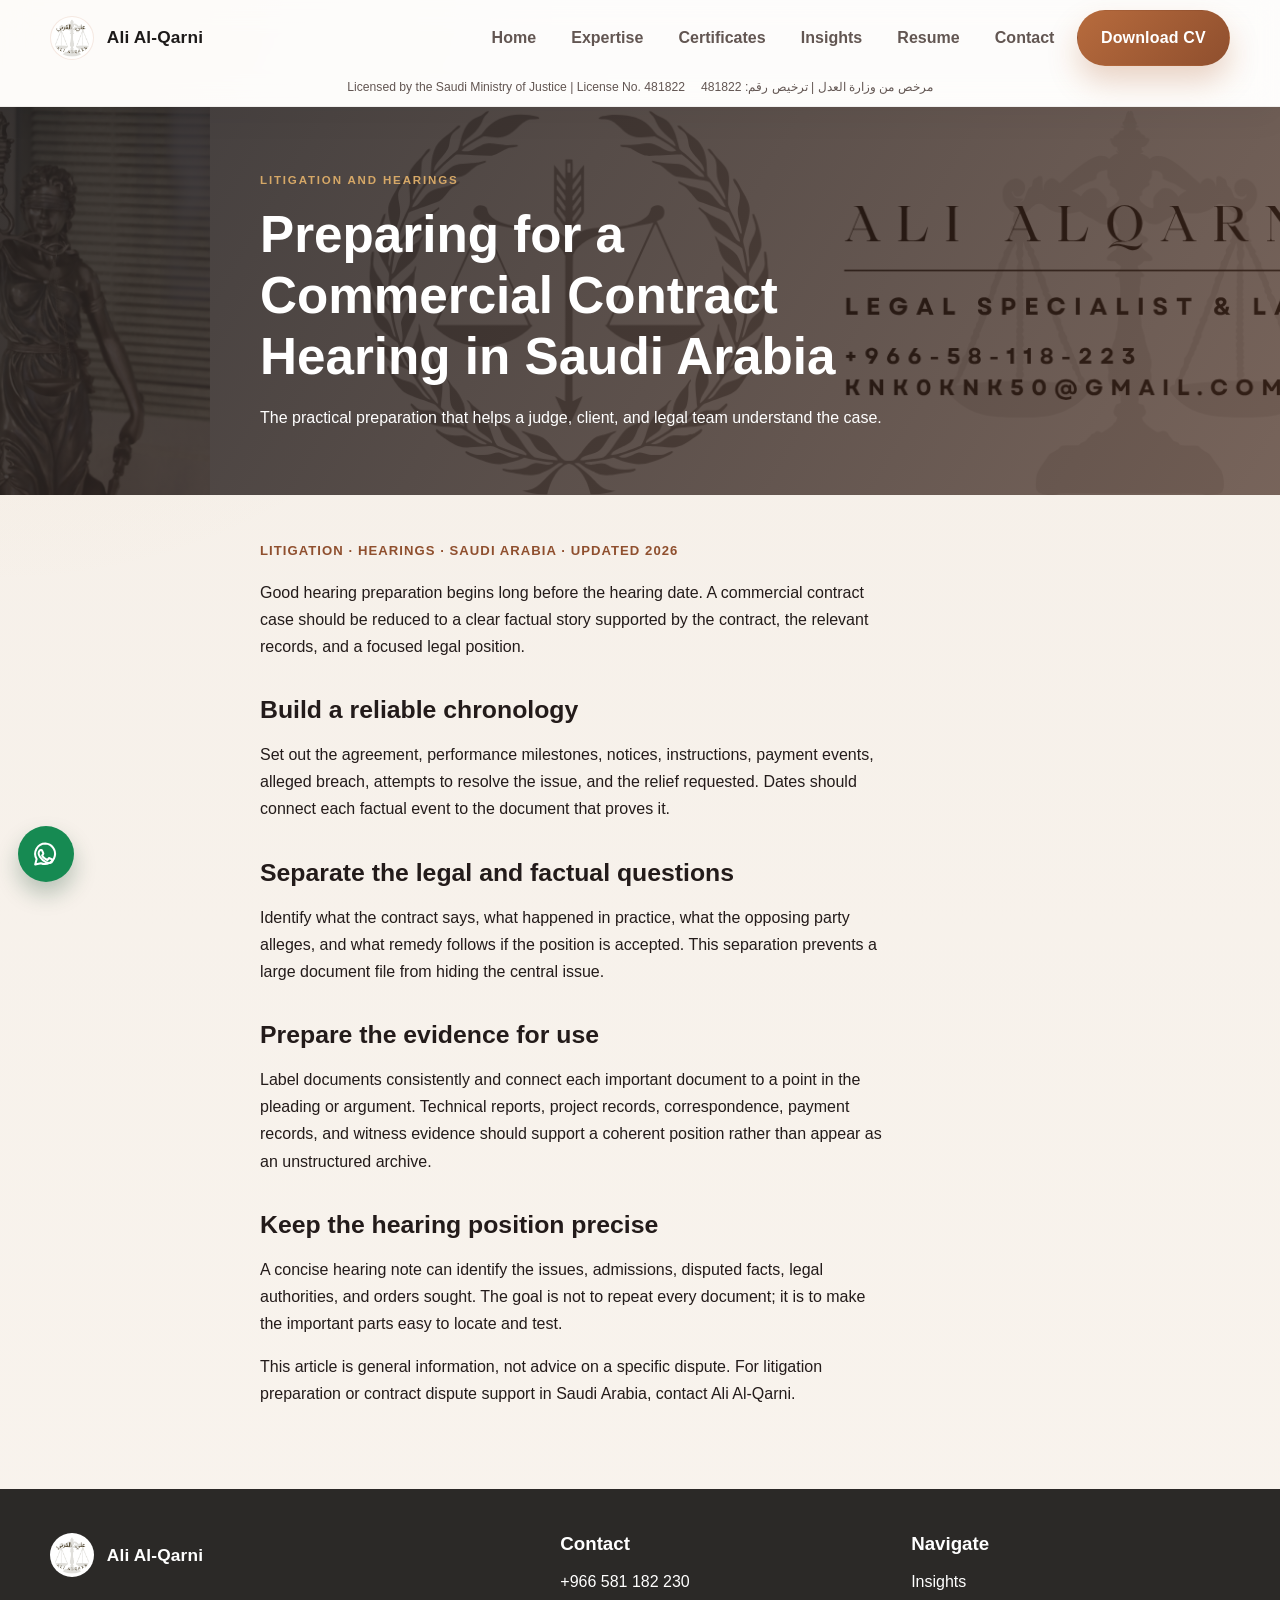
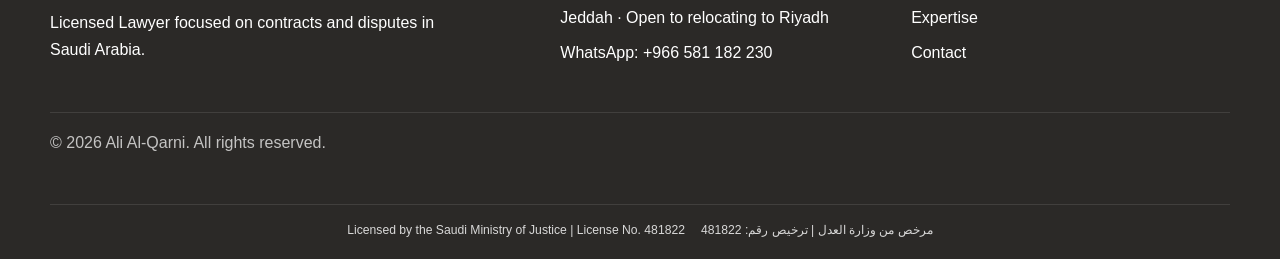
<file: commercial-contract-hearing-saudi-arabia.html>
<!DOCTYPE html>
<html lang="en">
  <head>
    <meta charset="UTF-8" /><meta name="viewport" content="width=device-width, initial-scale=1.0" />
    <meta name="description" content="How to prepare for a commercial contract hearing in Saudi Arabia, including the chronology, evidence, pleadings, and hearing strategy." /><meta name="robots" content="index,follow" />
    <meta property="og:type" content="article" /><meta property="og:title" content="Preparing for a Commercial Contract Hearing in Saudi Arabia | Ali Al-Qarni" /><meta property="og:description" content="A practical guide to preparing evidence and arguments for commercial contract litigation and hearings in Saudi Arabia." /><meta property="og:url" content="https://alialquarnilegal.com/commercial-contract-hearing-saudi-arabia.html" /><meta property="og:image" content="https://alialquarnilegal.com/Ali-Al-Qarni-Professional-Banner.png" /><link rel="canonical" href="https://alialquarnilegal.com/commercial-contract-hearing-saudi-arabia.html" />
    <title>Commercial Contract Hearing in Saudi Arabia | Ali Al-Qarni</title><link rel="icon" type="image/jpeg" href="./Ali-Al-Qarni-Portrait.jpg" /><link rel="stylesheet" href="css/style.css" />
    <script type="application/ld+json">{"@context":"https://schema.org","@type":"Article","headline":"Preparing for a Commercial Contract Hearing in Saudi Arabia","description":"A practical guide to preparing evidence and arguments for commercial contract litigation and hearings in Saudi Arabia.","author":{"@type":"Person","name":"Ali Al-Qarni","url":"https://alialquarnilegal.com/"},"mainEntityOfPage":"https://alialquarnilegal.com/commercial-contract-hearing-saudi-arabia.html"}</script>
  </head>
  <body><header class="site-header"><div class="container header-inner"><a class="brand" href="./index.html"><img class="brand__logo" src="./Ali-Al-Qarni-Portrait.jpg" alt="Ali Al-Qarni portrait logo" /><span class="brand__text">Ali Al-Qarni</span></a><button class="nav-toggle" type="button" aria-label="Toggle navigation" aria-expanded="false"><span></span><span></span><span></span></button><nav class="site-nav" aria-label="Main navigation"><a class="nav-link" href="./index.html">Home</a><a class="nav-link" href="./expertise.html">Expertise</a><a class="nav-link" href="./certificates.html">Certificates</a><a class="nav-link" href="./insights.html">Insights</a><a class="nav-link" href="./resume.html">Resume</a><a class="nav-link" href="./contact.html">Contact</a><a class="button button--primary nav-cv" href="./ali-al-qarni-cv.pdf" download>Download CV</a></nav></div></header><main><section class="page-hero"><div class="container narrow"><p class="eyebrow">Litigation and hearings</p><h1>Preparing for a Commercial Contract Hearing in Saudi Arabia</h1><p>The practical preparation that helps a judge, client, and legal team understand the case.</p></div></section><article class="section article-page"><div class="container narrow"><p class="article-meta">Litigation · Hearings · Saudi Arabia · Updated 2026</p><p>Good hearing preparation begins long before the hearing date. A commercial contract case should be reduced to a clear factual story supported by the contract, the relevant records, and a focused legal position.</p><h2>Build a reliable chronology</h2><p>Set out the agreement, performance milestones, notices, instructions, payment events, alleged breach, attempts to resolve the issue, and the relief requested. Dates should connect each factual event to the document that proves it.</p><h2>Separate the legal and factual questions</h2><p>Identify what the contract says, what happened in practice, what the opposing party alleges, and what remedy follows if the position is accepted. This separation prevents a large document file from hiding the central issue.</p><h2>Prepare the evidence for use</h2><p>Label documents consistently and connect each important document to a point in the pleading or argument. Technical reports, project records, correspondence, payment records, and witness evidence should support a coherent position rather than appear as an unstructured archive.</p><h2>Keep the hearing position precise</h2><p>A concise hearing note can identify the issues, admissions, disputed facts, legal authorities, and orders sought. The goal is not to repeat every document; it is to make the important parts easy to locate and test.</p><p>This article is general information, not advice on a specific dispute. For litigation preparation or contract dispute support in Saudi Arabia, <a href="./contact.html">contact Ali Al-Qarni</a>.</p></div></article></main><footer class="site-footer"><div class="container footer-grid"><div><a class="brand brand--footer" href="./index.html"><img class="brand__logo" src="./Ali-Al-Qarni-Portrait.jpg" alt="Ali Al-Qarni portrait logo" /><span class="brand__text">Ali Al-Qarni</span></a><p>Licensed Lawyer focused on contracts and disputes in Saudi Arabia.</p></div><div><h3>Contact</h3><ul class="footer-list"><li><a href="tel:+966581182230">+966 581 182 230</a></li><li>Jeddah · Open to relocating to Riyadh</li><li><a href="https://wa.me/966581182230" target="_blank" rel="noopener">WhatsApp: +966 581 182 230</a></li></ul></div><div><h3>Navigate</h3><ul class="footer-list"><li><a href="./insights.html">Insights</a></li><li><a href="./expertise.html">Expertise</a></li><li><a href="./contact.html">Contact</a></li></ul></div></div><div class="container footer-meta"><p>© 2026 Ali Al-Qarni. All rights reserved.</p></div></footer><button class="scroll-top" type="button" aria-label="Scroll to top">↑</button><script src="js/main.js"></script></body>
</html>
</file>
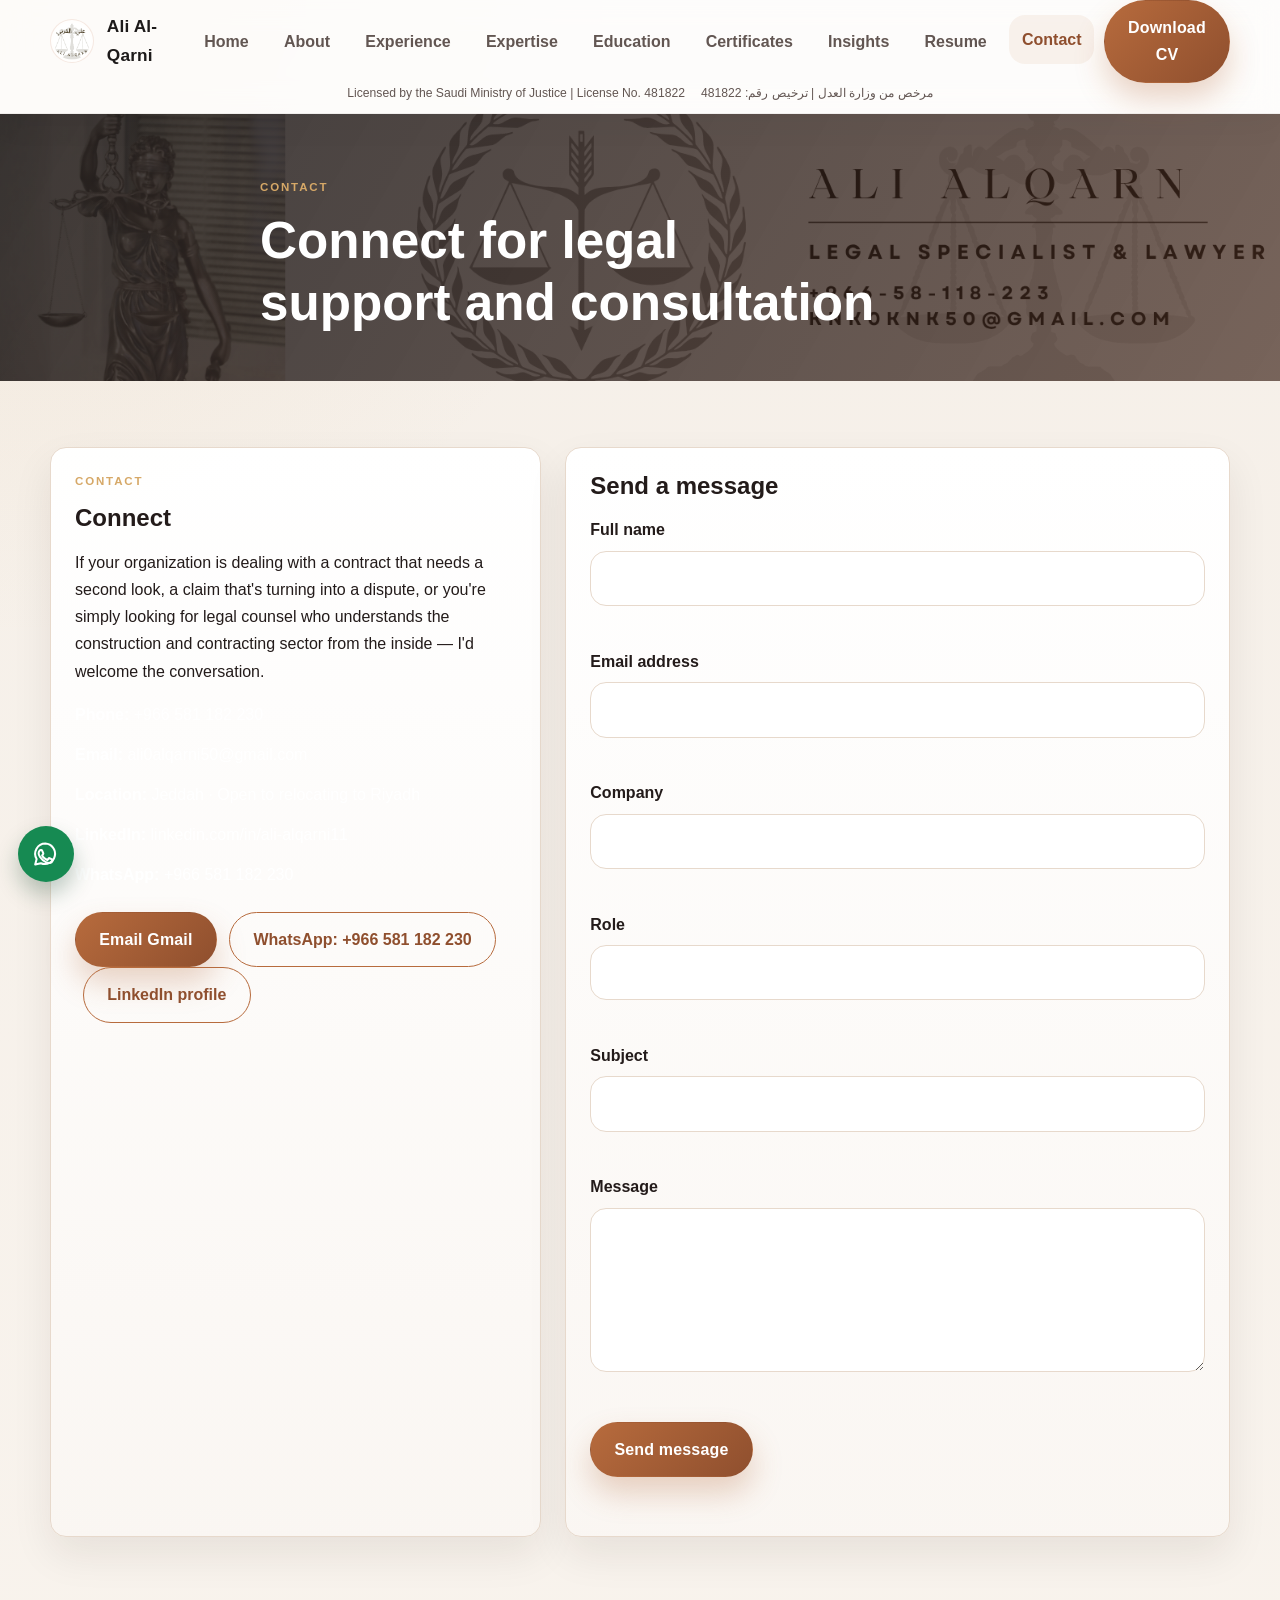
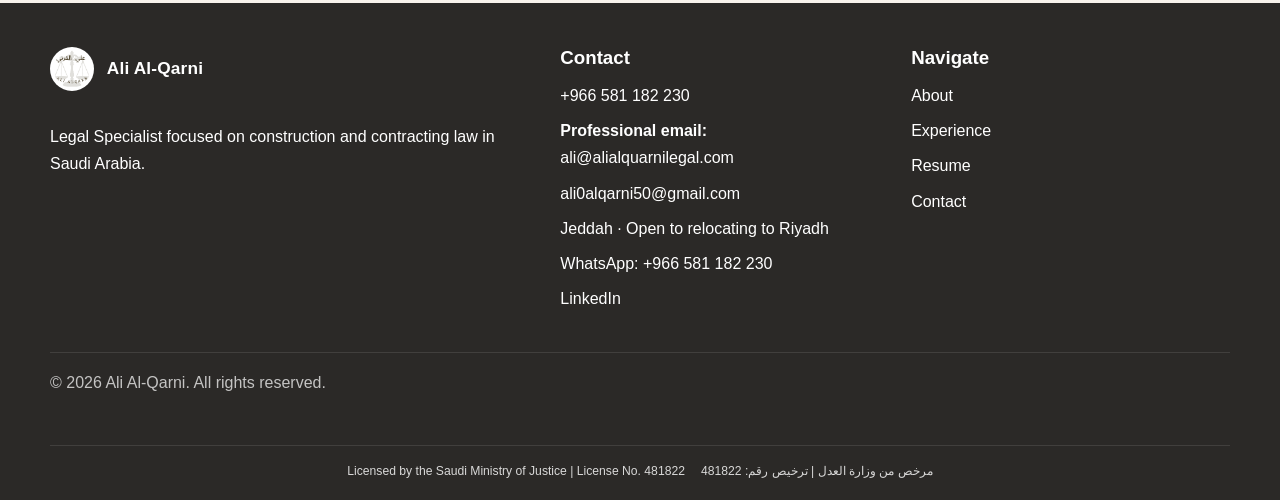
<file: contact.html>
<!DOCTYPE html>
<html lang="en">
  <head>
    <meta charset="UTF-8" />
    <meta name="viewport" content="width=device-width, initial-scale=1.0" />
    <meta name="description" content="Contact Ali Al-Qarni for construction and commercial contracts, claim support, dispute resolution, and legal consultation in Saudi Arabia." />
    <meta name="robots" content="index,follow" />
    <meta property="og:type" content="profile" />
    <meta property="og:title" content="Contact | Ali Al-Qarni — Legal Specialist, Jeddah · Open to relocating to Riyadh" />
    <meta property="og:description" content="Contact Ali Al-Qarni for construction and contracting law advice, contract review, dispute support, and legal consultation in Saudi Arabia." />
    <meta property="og:url" content="https://alialquarnilegal.com/contact.html" />
    <meta property="og:image" content="https://alialquarnilegal.com/Ali-Al-Qarni-Professional-Banner.png" />
    <meta property="og:locale" content="en_SA" />
    <meta name="twitter:card" content="summary_large_image" />
    <meta name="twitter:title" content="Contact | Ali Al-Qarni — Legal Specialist, Jeddah · Open to relocating to Riyadh" />
    <meta name="twitter:description" content="Contact Ali Al-Qarni for construction and contracting law advice, contract review, dispute support, and legal consultation in Saudi Arabia." />
    <meta name="twitter:image" content="https://alialquarnilegal.com/Ali-Al-Qarni-Professional-Banner.png" />
    <link rel="canonical" href="https://alialquarnilegal.com/contact.html" />
    <title>Contact | Ali Al-Qarni — Legal Specialist, Jeddah · Open to relocating to Riyadh</title>
    <link rel="icon" type="image/jpeg" href="./Ali-Al-Qarni-Portrait.jpg" />
    <link rel="apple-touch-icon" href="./Ali-Al-Qarni-Portrait.jpg" />
    <link rel="stylesheet" href="css/style.css" />
    <script type="application/ld+json">
      {
        "@context": "https://schema.org",
        "@type": ["Person", "ContactPage"],
        "name": "Ali Al-Qarni",
        "url": "https://alialquarnilegal.com/",
        "jobTitle": "Licensed Lawyer & Legal Specialist",
        "description": "Saudi-licensed lawyer with 4+ years of legal practice, including in-house work for a contracting company since 2024; construction and commercial contracts, claims, procurement, and dispute resolution.",
        "image": "https://alialquarnilegal.com/Ali-Al-Qarni-Portrait.jpg",
        "address": {
          "@type": "PostalAddress",
          "addressLocality": "Jeddah",
          "addressRegion": "Makkah",
          "addressCountry": "SA"
        },
        "email": "ali0alqarni50@gmail.com",
        "telephone": "+966581182230",
        "sameAs": ["https://www.linkedin.com/in/ali-alqarni11/"],
        "alumniOf": {
          "@type": "CollegeOrUniversity",
          "name": "King Khalid University"
        },
        "knowsLanguage": ["Arabic", "English"],
        "hasCredential": {
          "@type": "EducationalOccupationalCredential",
          "credentialCategory": "Attorney Practice License",
          "recognizedBy": {
            "@type": "GovernmentOrganization",
            "name": "Ministry of Justice, Saudi Arabia"
          }
        },
        "contactPoint": {
          "@type": "ContactPoint",
          "telephone": "+966581182230",
          "email": "ali0alqarni50@gmail.com",
          "contactType": "legal consultation",
          "areaServed": "SA",
          "availableLanguage": ["Arabic", "English"]
        }
      }
    </script>
  </head>
  <body>
    <header class="site-header">
      <div class="container header-inner">
        <a class="brand" href="./" aria-label="Ali Al-Qarni home page">
          <img class="brand__logo" src="./Ali-Al-Qarni-Portrait.jpg" alt="Ali Al-Qarni portrait logo" />
          <span class="brand__text">Ali Al-Qarni</span>
        </a>

        <button class="nav-toggle" type="button" aria-label="Toggle navigation" aria-expanded="false">
          <span></span>
          <span></span>
          <span></span>
        </button>

        <nav class="site-nav" aria-label="Main navigation">
          <a class="nav-link" href="./index.html">Home</a>
          <a class="nav-link" href="./about.html">About</a>
          <a class="nav-link" href="./experience.html">Experience</a>
          <a class="nav-link" href="./expertise.html">Expertise</a>
          <a class="nav-link" href="./education.html">Education</a>
          <a class="nav-link" href="./certificates.html">Certificates</a>
          <a class="nav-link" href="./insights.html">Insights</a>
          <a class="nav-link" href="./resume.html">Resume</a>
          <a class="nav-link" href="./contact.html">Contact</a>
          <a class="button button--primary nav-cv" href="./ali-al-qarni-cv.pdf" download>Download CV</a>
        </nav>
      </div>
    </header>

    <main>
      <section class="page-hero">
        <div class="container narrow">
          <p class="eyebrow">Contact</p>
          <h1>Connect for legal support and consultation</h1>
        </div>
      </section>

      <section class="section">
        <div class="container contact-layout">
          <div class="contact-card">
            <p class="eyebrow">Contact</p>
            <h2>Connect</h2>
            <p>
              If your organization is dealing with a contract that needs a second look, a claim that&apos;s
              turning into a dispute, or you&apos;re simply looking for legal counsel who understands the
              construction and contracting sector from the inside — I&apos;d welcome the conversation.
            </p>
            <ul class="contact-list">
              <li><strong>Phone:</strong> <a href="tel:+966581182230">+966 581 182 230</a></li>
              <li><strong>Email:</strong> <a href="mailto:ali0alqarni50@gmail.com">ali0alqarni50@gmail.com</a></li>
              <li><strong>Location:</strong> Jeddah · Open to relocating to Riyadh</li>
              <li><strong>LinkedIn:</strong> <a href="https://www.linkedin.com/in/ali-alqarni11/" target="_blank" rel="noopener">linkedin.com/in/ali-alqarni11</a></li>
              <li><strong>WhatsApp:</strong> <a href="https://wa.me/966581182230" target="_blank" rel="noopener">+966 581 182 230</a></li>
            </ul>
            <noscript><p><strong>Primary email:</strong> ali0alqarni50@gmail.com</p></noscript>
            <a class="button button--primary" href="mailto:ali0alqarni50@gmail.com">Email Gmail</a>
            <a class="button button--secondary" href="https://wa.me/966581182230" target="_blank" rel="noopener">WhatsApp: +966 581 182 230</a>
            <a class="button button--secondary" href="https://www.linkedin.com/in/ali-alqarni11/" target="_blank" rel="noopener">LinkedIn profile</a>
          </div>

          <div class="contact-card">
            <h2>Send a message</h2>
            <form class="contact-form" action="https://api.web3forms.com/submit" method="POST" novalidate onsubmit="if (this.querySelector('[name=access_key]').value === 'REPLACE_WITH_WEB3FORMS_ACCESS_KEY') { this.querySelector('.form-status').textContent = 'The contact form is paused until the owner sets the Web3Forms access key.'; return false; }">
              <input type="hidden" name="access_key" value="REPLACE_WITH_WEB3FORMS_ACCESS_KEY" />
              <input type="hidden" name="subject" value="Website enquiry for Ali Al-Qarni" />
              <input type="hidden" name="redirect" value="https://alialquarnilegal.com/thank-you.html" />
              <input type="checkbox" name="botcheck" class="hidden" style="display: none;" />
              <div class="field-group">
                <label for="name">Full name</label>
                <input id="name" name="name" type="text" aria-label="Full name" />
                <span class="error-message" aria-live="polite"></span>
              </div>

              <div class="field-group">
                <label for="email">Email address</label>
                <input id="email" name="email" type="email" aria-label="Email address" />
                <span class="error-message" aria-live="polite"></span>
              </div>

              <div class="field-group">
                <label for="company">Company</label>
                <input id="company" name="company" type="text" aria-label="Company" />
                <span class="error-message" aria-live="polite"></span>
              </div>

              <div class="field-group">
                <label for="role">Role</label>
                <input id="role" name="role" type="text" aria-label="Role" />
                <span class="error-message" aria-live="polite"></span>
              </div>

              <div class="field-group">
                <label for="subject">Subject</label>
                <input id="subject" name="subject" type="text" aria-label="Subject" />
                <span class="error-message" aria-live="polite"></span>
              </div>

              <div class="field-group">
                <label for="message">Message</label>
                <textarea id="message" name="message" rows="5" aria-label="Message"></textarea>
                <span class="error-message" aria-live="polite"></span>
              </div>

              <button class="button button--primary" type="submit">Send message</button>
              <p class="form-status" role="status" aria-live="polite"></p>
            </form>
          </div>
        </div>
      </section>
    </main>

    <footer class="site-footer">
      <div class="container footer-grid">
        <div>
          <a class="brand brand--footer" href="./index.html">
            <img class="brand__logo" src="./Ali-Al-Qarni-Portrait.jpg" alt="Ali Al-Qarni portrait logo" />
            <span class="brand__text">Ali Al-Qarni</span>
          </a>
          <p>Legal Specialist focused on construction and contracting law in Saudi Arabia.</p>
        </div>

        <div>
          <h3>Contact</h3>
          <ul class="footer-list">
            <li><a href="tel:+966581182230">+966 581 182 230</a></li>
            <li><strong>Professional email:</strong> ali@alialquarnilegal.com</li>
            <li><a href="mailto:ali0alqarni50@gmail.com">ali0alqarni50@gmail.com</a></li>
            <li>Jeddah · Open to relocating to Riyadh</li>
            <li><a href="https://wa.me/966581182230" target="_blank" rel="noopener">WhatsApp: +966 581 182 230</a></li>
            <li><a href="https://www.linkedin.com/in/ali-alqarni11/" target="_blank" rel="noopener">LinkedIn</a></li>
          </ul>
        </div>

        <div>
          <h3>Navigate</h3>
          <ul class="footer-list">
            <li><a href="./about.html">About</a></li>
            <li><a href="./experience.html">Experience</a></li>
            <li><a href="./resume.html">Resume</a></li>
            <li><a href="./contact.html">Contact</a></li>
          </ul>
        </div>
      </div>
      <div class="container footer-meta">
        <p>© 2026 Ali Al-Qarni. All rights reserved.</p>
      </div>
    </footer>

    <button class="scroll-top" type="button" aria-label="Scroll to top">↑</button>

    <script src="js/main.js"></script>
  </body>
</html>
</file>
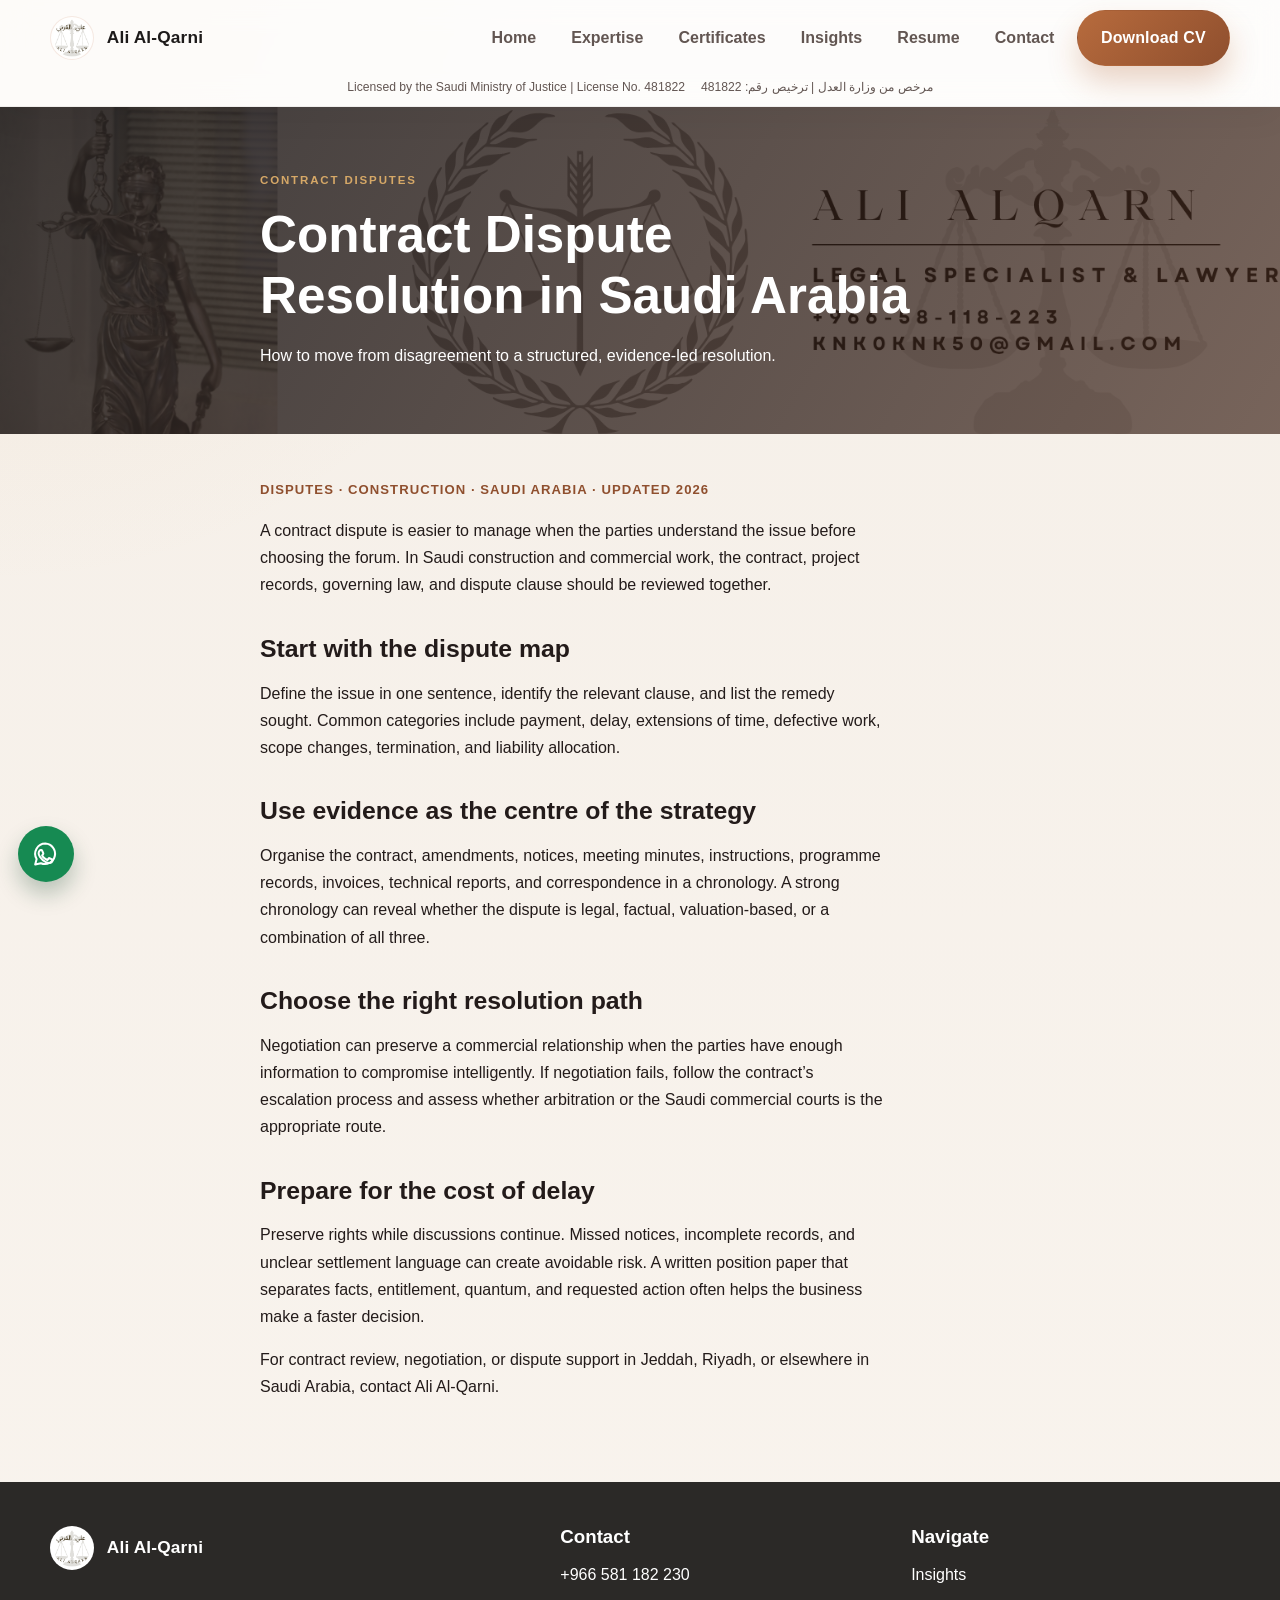
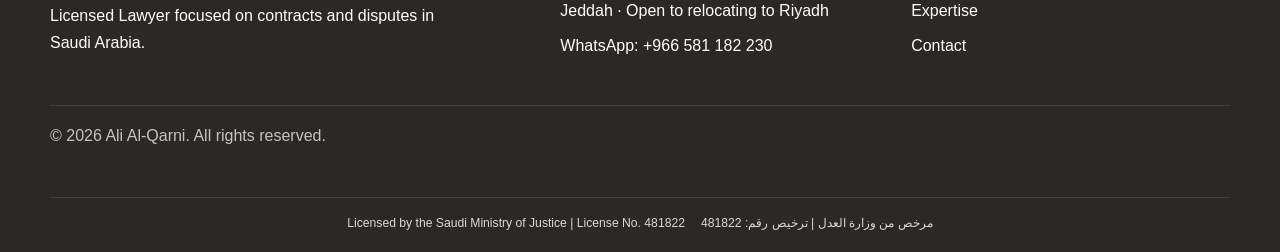
<file: contract-dispute-resolution-saudi-arabia.html>
<!DOCTYPE html>
<html lang="en">
  <head>
    <meta charset="UTF-8" /><meta name="viewport" content="width=device-width, initial-scale=1.0" />
    <meta name="description" content="Contract dispute resolution in Saudi Arabia: a practical framework for negotiation, evidence, arbitration, and commercial court preparation." /><meta name="robots" content="index,follow" />
    <meta property="og:type" content="article" /><meta property="og:title" content="Contract Dispute Resolution in Saudi Arabia | Ali Al-Qarni" /><meta property="og:description" content="A practical framework for managing construction and commercial contract disputes in Saudi Arabia." /><meta property="og:url" content="https://alialquarnilegal.com/contract-dispute-resolution-saudi-arabia.html" /><meta property="og:image" content="https://alialquarnilegal.com/Ali-Al-Qarni-Professional-Banner.png" /><link rel="canonical" href="https://alialquarnilegal.com/contract-dispute-resolution-saudi-arabia.html" />
    <title>Contract Dispute Resolution in Saudi Arabia | Ali Al-Qarni</title><link rel="icon" type="image/jpeg" href="./Ali-Al-Qarni-Portrait.jpg" /><link rel="stylesheet" href="css/style.css" />
    <script type="application/ld+json">{"@context":"https://schema.org","@type":"Article","headline":"Contract Dispute Resolution in Saudi Arabia","description":"A practical framework for managing construction and commercial contract disputes in Saudi Arabia.","author":{"@type":"Person","name":"Ali Al-Qarni","url":"https://alialquarnilegal.com/"},"mainEntityOfPage":"https://alialquarnilegal.com/contract-dispute-resolution-saudi-arabia.html"}</script>
  </head>
  <body><header class="site-header"><div class="container header-inner"><a class="brand" href="./index.html"><img class="brand__logo" src="./Ali-Al-Qarni-Portrait.jpg" alt="Ali Al-Qarni portrait logo" /><span class="brand__text">Ali Al-Qarni</span></a><button class="nav-toggle" type="button" aria-label="Toggle navigation" aria-expanded="false"><span></span><span></span><span></span></button><nav class="site-nav" aria-label="Main navigation"><a class="nav-link" href="./index.html">Home</a><a class="nav-link" href="./expertise.html">Expertise</a><a class="nav-link" href="./certificates.html">Certificates</a><a class="nav-link" href="./insights.html">Insights</a><a class="nav-link" href="./resume.html">Resume</a><a class="nav-link" href="./contact.html">Contact</a><a class="button button--primary nav-cv" href="./ali-al-qarni-cv.pdf" download>Download CV</a></nav></div></header><main><section class="page-hero"><div class="container narrow"><p class="eyebrow">Contract disputes</p><h1>Contract Dispute Resolution in Saudi Arabia</h1><p>How to move from disagreement to a structured, evidence-led resolution.</p></div></section><article class="section article-page"><div class="container narrow"><p class="article-meta">Disputes · Construction · Saudi Arabia · Updated 2026</p><p>A contract dispute is easier to manage when the parties understand the issue before choosing the forum. In Saudi construction and commercial work, the contract, project records, governing law, and dispute clause should be reviewed together.</p><h2>Start with the dispute map</h2><p>Define the issue in one sentence, identify the relevant clause, and list the remedy sought. Common categories include payment, delay, extensions of time, defective work, scope changes, termination, and liability allocation.</p><h2>Use evidence as the centre of the strategy</h2><p>Organise the contract, amendments, notices, meeting minutes, instructions, programme records, invoices, technical reports, and correspondence in a chronology. A strong chronology can reveal whether the dispute is legal, factual, valuation-based, or a combination of all three.</p><h2>Choose the right resolution path</h2><p>Negotiation can preserve a commercial relationship when the parties have enough information to compromise intelligently. If negotiation fails, follow the contract’s escalation process and assess whether arbitration or the Saudi commercial courts is the appropriate route.</p><h2>Prepare for the cost of delay</h2><p>Preserve rights while discussions continue. Missed notices, incomplete records, and unclear settlement language can create avoidable risk. A written position paper that separates facts, entitlement, quantum, and requested action often helps the business make a faster decision.</p><p>For contract review, negotiation, or dispute support in Jeddah, Riyadh, or elsewhere in Saudi Arabia, <a href="./contact.html">contact Ali Al-Qarni</a>.</p></div></article></main><footer class="site-footer"><div class="container footer-grid"><div><a class="brand brand--footer" href="./index.html"><img class="brand__logo" src="./Ali-Al-Qarni-Portrait.jpg" alt="Ali Al-Qarni portrait logo" /><span class="brand__text">Ali Al-Qarni</span></a><p>Licensed Lawyer focused on contracts and disputes in Saudi Arabia.</p></div><div><h3>Contact</h3><ul class="footer-list"><li><a href="tel:+966581182230">+966 581 182 230</a></li><li>Jeddah · Open to relocating to Riyadh</li><li><a href="https://wa.me/966581182230" target="_blank" rel="noopener">WhatsApp: +966 581 182 230</a></li></ul></div><div><h3>Navigate</h3><ul class="footer-list"><li><a href="./insights.html">Insights</a></li><li><a href="./expertise.html">Expertise</a></li><li><a href="./contact.html">Contact</a></li></ul></div></div><div class="container footer-meta"><p>© 2026 Ali Al-Qarni. All rights reserved.</p></div></footer><button class="scroll-top" type="button" aria-label="Scroll to top">↑</button><script src="js/main.js"></script></body>
</html>
</file>
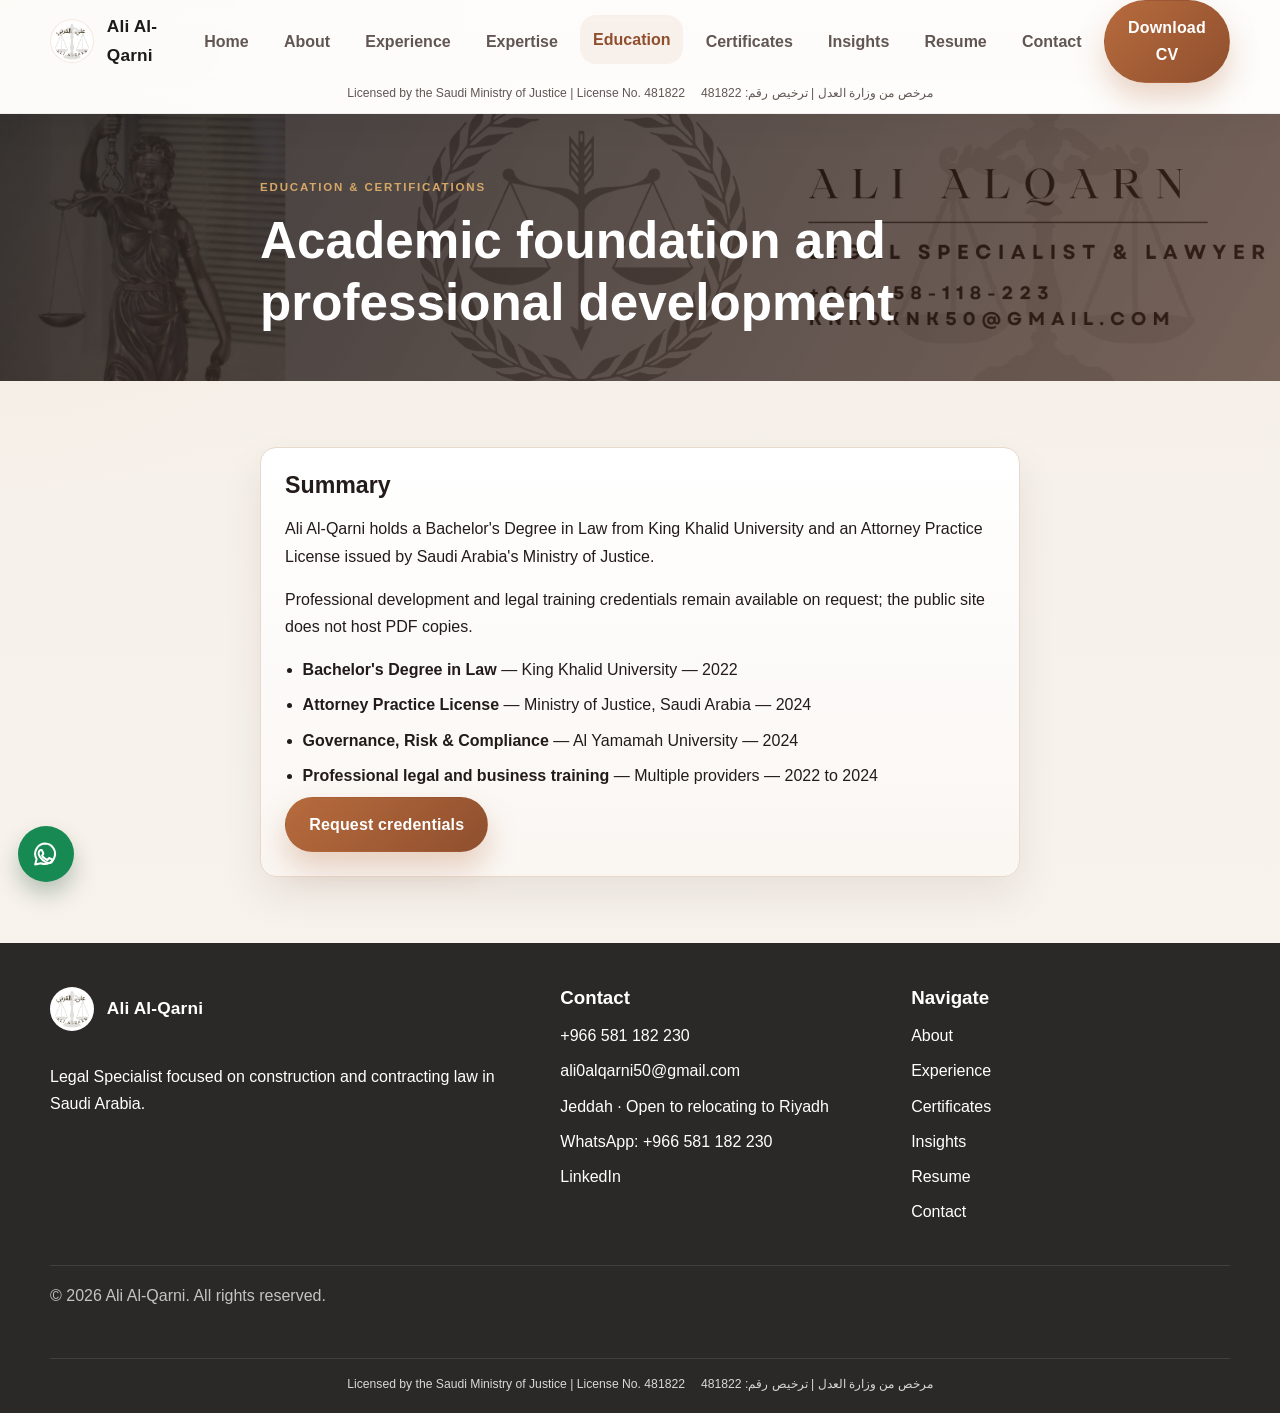
<file: education.html>
<!DOCTYPE html>
<html lang="en">
  <head>
    <meta charset="UTF-8" />
    <meta name="viewport" content="width=device-width, initial-scale=1.0" />
    <meta name="description" content="Ali Al-Qarni holds a Bachelor’s Degree in Law from King Khalid University and an Attorney Practice License issued by Saudi Arabia's Ministry of Justice." />
    <meta name="robots" content="index,follow" />
    <meta property="og:type" content="profile" />
    <meta property="og:title" content="Education & Certifications | Ali Al-Qarni — Legal Specialist, Jeddah · Open to relocating to Riyadh" />
    <meta property="og:description" content="Ali Al-Qarni holds a Bachelor’s Degree in Law from King Khalid University and an Attorney Practice License issued by Saudi Arabia's Ministry of Justice." />
    <meta property="og:url" content="https://alialquarnilegal.com/education.html" />
    <meta property="og:image" content="https://alialquarnilegal.com/Ali-Al-Qarni-Professional-Banner.png" />
    <meta property="og:locale" content="en_SA" />
    <meta name="twitter:card" content="summary_large_image" />
    <meta name="twitter:title" content="Education & Certifications | Ali Al-Qarni — Legal Specialist, Jeddah · Open to relocating to Riyadh" />
    <meta name="twitter:description" content="Ali Al-Qarni holds a Bachelor’s Degree in Law from King Khalid University and an Attorney Practice License issued by Saudi Arabia's Ministry of Justice." />
    <meta name="twitter:image" content="https://alialquarnilegal.com/Ali-Al-Qarni-Professional-Banner.png" />
    <link rel="canonical" href="https://alialquarnilegal.com/education.html" />
    <title>Education &amp; Certifications | Ali Al-Qarni — Legal Specialist, Jeddah · Open to relocating to Riyadh</title>
    <link rel="icon" type="image/jpeg" href="./Ali-Al-Qarni-Portrait.jpg" />
    <link rel="apple-touch-icon" href="./Ali-Al-Qarni-Portrait.jpg" />
    <link rel="stylesheet" href="css/style.css" />
    <script type="application/ld+json">
      {
        "@context": "https://schema.org",
        "@type": "Person",
        "name": "Ali Al-Qarni",
        "url": "https://alialquarnilegal.com/",
        "jobTitle": "Licensed Lawyer and Legal Specialist",
        "description": "Legal Specialist with 4+ years of experience in construction and contracting law, contract review, litigation, and dispute resolution in Saudi Arabia.",
        "image": "https://alialquarnilegal.com/Ali-Al-Qarni-Portrait.jpg",
        "address": {
          "@type": "PostalAddress",
          "addressLocality": "Jeddah",
          "addressRegion": "Makkah",
          "addressCountry": "SA"
        },
        "email": "ali0alqarni50@gmail.com",
        "telephone": "+966581182230",
        "sameAs": ["https://www.linkedin.com/in/ali-alqarni11/"],
        "alumniOf": {
          "@type": "CollegeOrUniversity",
          "name": "King Khalid University"
        },
        "knowsLanguage": ["Arabic", "English"],
        "hasCredential": {
          "@type": "EducationalOccupationalCredential",
          "credentialCategory": "Attorney Practice License",
          "recognizedBy": {
            "@type": "GovernmentOrganization",
            "name": "Ministry of Justice, Saudi Arabia"
          }
        }
      }
    </script>
  </head>
  <body>
    <header class="site-header">
      <div class="container header-inner">
        <a class="brand" href="./" aria-label="Ali Al-Qarni home page">
          <img class="brand__logo" src="./Ali-Al-Qarni-Portrait.jpg" alt="Ali Al-Qarni portrait logo" />
          <span class="brand__text">Ali Al-Qarni</span>
        </a>

        <button class="nav-toggle" type="button" aria-label="Toggle navigation" aria-expanded="false">
          <span></span>
          <span></span>
          <span></span>
        </button>

        <nav class="site-nav" aria-label="Main navigation">
          <a class="nav-link" href="./index.html">Home</a>
          <a class="nav-link" href="./about.html">About</a>
          <a class="nav-link" href="./experience.html">Experience</a>
          <a class="nav-link" href="./expertise.html">Expertise</a>
          <a class="nav-link" href="./education.html">Education</a>
          <a class="nav-link" href="./certificates.html">Certificates</a>
          <a class="nav-link" href="./insights.html">Insights</a>
          <a class="nav-link" href="./resume.html">Resume</a>
          <a class="nav-link" href="./contact.html">Contact</a>
          <a class="button button--primary nav-cv" href="./ali-al-qarni-cv.pdf" download>Download CV</a>
        </nav>
      </div>
    </header>

    <main>
      <section class="page-hero">
        <div class="container narrow">
          <p class="eyebrow">Education &amp; certifications</p>
          <h1>Academic foundation and professional development</h1>
        </div>
      </section>

      <section class="section">
        <div class="container narrow">
          <article class="info-card">
            <h2>Summary</h2>
            <p>Ali Al-Qarni holds a Bachelor&apos;s Degree in Law from King Khalid University and an Attorney Practice License issued by Saudi Arabia&apos;s Ministry of Justice.</p>
            <p>Professional development and legal training credentials remain available on request; the public site does not host PDF copies.</p>
            <ul class="detail-list">
              <li><strong>Bachelor&apos;s Degree in Law</strong> — King Khalid University — 2022</li>
              <li><strong>Attorney Practice License</strong> — Ministry of Justice, Saudi Arabia — 2024</li>
              <li><strong>Governance, Risk &amp; Compliance</strong> — Al Yamamah University — 2024</li>
              <li><strong>Professional legal and business training</strong> — Multiple providers — 2022 to 2024</li>
            </ul>
            <a class="button button--primary" href="./contact.html">Request credentials</a>
          </article>
        </div>
      </section>
    </main>

    <footer class="site-footer">
      <div class="container footer-grid">
        <div>
          <a class="brand brand--footer" href="./index.html">
            <img class="brand__logo" src="./Ali-Al-Qarni-Portrait.jpg" alt="Ali Al-Qarni portrait logo" />
            <span class="brand__text">Ali Al-Qarni</span>
          </a>
          <p>Legal Specialist focused on construction and contracting law in Saudi Arabia.</p>
        </div>

        <div>
          <h3>Contact</h3>
          <ul class="footer-list">
            <li><a href="tel:+966581182230">+966 581 182 230</a></li>
            <li><a href="mailto:ali0alqarni50@gmail.com">ali0alqarni50@gmail.com</a></li>
            <li>Jeddah · Open to relocating to Riyadh</li>
            <li><a href="https://wa.me/966581182230" target="_blank" rel="noopener">WhatsApp: +966 581 182 230</a></li>
            <li><a href="https://www.linkedin.com/in/ali-alqarni11/" target="_blank" rel="noopener">LinkedIn</a></li>
          </ul>
        </div>

        <div>
          <h3>Navigate</h3>
          <ul class="footer-list">
            <li><a href="./about.html">About</a></li>
            <li><a href="./experience.html">Experience</a></li>
            <li><a href="./certificates.html">Certificates</a></li>
            <li><a href="./insights.html">Insights</a></li>
            <li><a href="./resume.html">Resume</a></li>
            <li><a href="./contact.html">Contact</a></li>
          </ul>
        </div>
      </div>
      <div class="container footer-meta">
        <p>© 2026 Ali Al-Qarni. All rights reserved.</p>
      </div>
    </footer>

    <button class="scroll-top" type="button" aria-label="Scroll to top">↑</button>

    <script src="js/main.js"></script>
  </body>
</html>
</file>
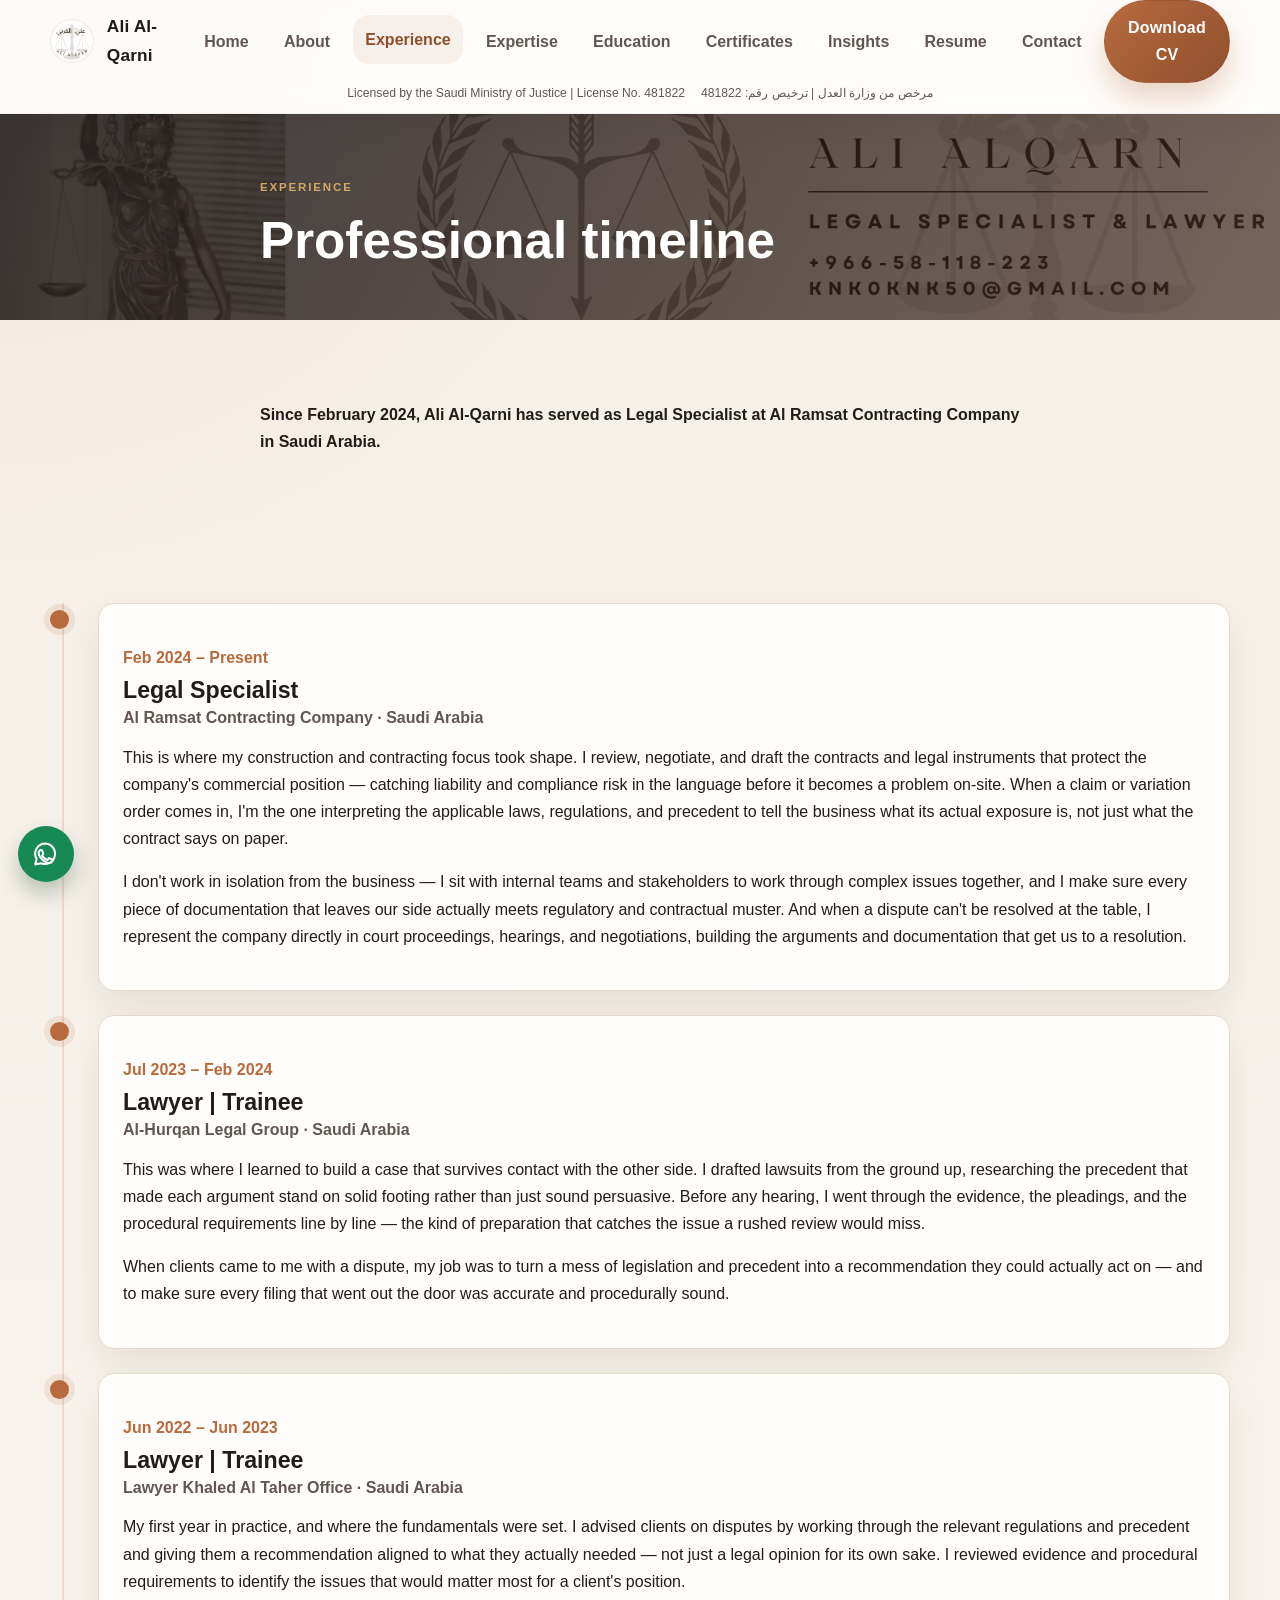
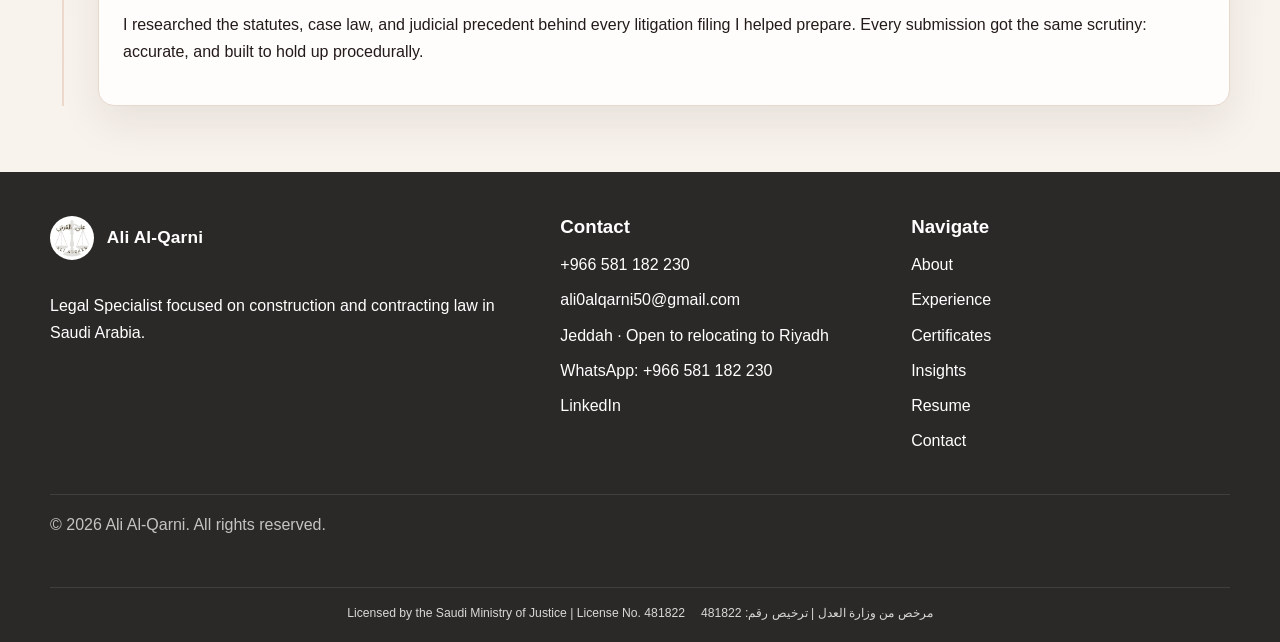
<file: experience.html>
<!DOCTYPE html>
<html lang="en">
  <head>
    <meta charset="UTF-8" />
    <meta name="viewport" content="width=device-width, initial-scale=1.0" />
    <meta name="description" content="Ali Al-Qarni's legal experience in Saudi Arabia includes contract drafting, litigation support, dispute resolution, and construction and contracting law practice." />
    <meta name="robots" content="index,follow" />
    <meta property="og:type" content="profile" />
    <meta property="og:title" content="Experience | Ali Al-Qarni — Legal Specialist, Jeddah · Open to relocating to Riyadh" />
    <meta property="og:description" content="Ali Al-Qarni's legal experience in Saudi Arabia includes contract drafting, litigation support, dispute resolution, and construction and contracting law practice." />
    <meta property="og:url" content="https://alialquarnilegal.com/experience.html" />
    <meta property="og:image" content="https://alialquarnilegal.com/Ali-Al-Qarni-Professional-Banner.png" />
    <meta property="og:locale" content="en_SA" />
    <meta name="twitter:card" content="summary_large_image" />
    <meta name="twitter:title" content="Experience | Ali Al-Qarni — Legal Specialist, Jeddah · Open to relocating to Riyadh" />
    <meta name="twitter:description" content="Ali Al-Qarni's legal experience in Saudi Arabia includes contract drafting, litigation support, dispute resolution, and construction and contracting law practice." />
    <meta name="twitter:image" content="https://alialquarnilegal.com/Ali-Al-Qarni-Professional-Banner.png" />
    <link rel="canonical" href="https://alialquarnilegal.com/experience.html" />
    <title>Experience | Ali Al-Qarni — Legal Specialist, Jeddah · Open to relocating to Riyadh</title>
    <link rel="icon" type="image/jpeg" href="./Ali-Al-Qarni-Portrait.jpg" />
    <link rel="apple-touch-icon" href="./Ali-Al-Qarni-Portrait.jpg" />
    <link rel="stylesheet" href="css/style.css" />
    <script type="application/ld+json">
      {
        "@context": "https://schema.org",
        "@type": "Person",
        "name": "Ali Al-Qarni",
        "url": "https://alialquarnilegal.com/",
        "jobTitle": "Licensed Lawyer and Legal Specialist",
        "description": "Legal Specialist with 4+ years of experience in construction and contracting law, contract review, litigation, and dispute resolution in Saudi Arabia.",
        "image": "https://alialquarnilegal.com/Ali-Al-Qarni-Portrait.jpg",
        "address": {
          "@type": "PostalAddress",
          "addressLocality": "Jeddah",
          "addressRegion": "Makkah",
          "addressCountry": "SA"
        },
        "email": "ali0alqarni50@gmail.com",
        "telephone": "+966581182230",
        "sameAs": ["https://www.linkedin.com/in/ali-alqarni11/"],
        "alumniOf": {
          "@type": "CollegeOrUniversity",
          "name": "King Khalid University"
        },
        "knowsLanguage": ["Arabic", "English"],
        "hasCredential": {
          "@type": "EducationalOccupationalCredential",
          "credentialCategory": "Attorney Practice License",
          "recognizedBy": {
            "@type": "GovernmentOrganization",
            "name": "Ministry of Justice, Saudi Arabia"
          }
        }
      }
    </script>
  </head>
  <body>
    <header class="site-header">
      <div class="container header-inner">
        <a class="brand" href="./" aria-label="Ali Al-Qarni home page">
          <img class="brand__logo" src="./Ali-Al-Qarni-Portrait.jpg" alt="Ali Al-Qarni portrait logo" />
          <span class="brand__text">Ali Al-Qarni</span>
        </a>

        <button class="nav-toggle" type="button" aria-label="Toggle navigation" aria-expanded="false">
          <span></span>
          <span></span>
          <span></span>
        </button>

        <nav class="site-nav" aria-label="Main navigation">
          <a class="nav-link" href="./index.html">Home</a>
          <a class="nav-link" href="./about.html">About</a>
          <a class="nav-link" href="./experience.html">Experience</a>
          <a class="nav-link" href="./expertise.html">Expertise</a>
          <a class="nav-link" href="./education.html">Education</a>
          <a class="nav-link" href="./certificates.html">Certificates</a>
          <a class="nav-link" href="./insights.html">Insights</a>
          <a class="nav-link" href="./resume.html">Resume</a>
          <a class="nav-link" href="./contact.html">Contact</a>
          <a class="button button--primary nav-cv" href="./ali-al-qarni-cv.pdf" download>Download CV</a>
        </nav>
      </div>
    </header>

    <main>
      <section class="page-hero">
        <div class="container narrow">
          <p class="eyebrow">Experience</p>
          <h1>Professional timeline</h1>
        </div>
      </section>

      <section class="section">
        <div class="container narrow">
          <p><strong>Since February 2024, Ali Al-Qarni has served as Legal Specialist at Al Ramsat Contracting Company in Saudi Arabia.</strong></p>
        </div>
      </section>

      <section class="section">
        <div class="container timeline">
          <article class="timeline-item">
            <div class="timeline-marker"></div>
            <div class="timeline-content">
              <p class="timeline-date">Feb 2024 – Present</p>
              <h2>Legal Specialist</h2>
              <h3>Al Ramsat Contracting Company · Saudi Arabia</h3>
              <p>
                This is where my construction and contracting focus took shape. I review, negotiate,
                and draft the contracts and legal instruments that protect the company&apos;s commercial
                position — catching liability and compliance risk in the language before it becomes a
                problem on-site. When a claim or variation order comes in, I&apos;m the one interpreting
                the applicable laws, regulations, and precedent to tell the business what its actual
                exposure is, not just what the contract says on paper.
              </p>
              <p>
                I don&apos;t work in isolation from the business — I sit with internal teams and
                stakeholders to work through complex issues together, and I make sure every piece of
                documentation that leaves our side actually meets regulatory and contractual muster.
                And when a dispute can&apos;t be resolved at the table, I represent the company directly
                in court proceedings, hearings, and negotiations, building the arguments and
                documentation that get us to a resolution.
              </p>
            </div>
          </article>

          <article class="timeline-item">
            <div class="timeline-marker"></div>
            <div class="timeline-content">
              <p class="timeline-date">Jul 2023 – Feb 2024</p>
              <h2>Lawyer | Trainee</h2>
              <h3>Al-Hurqan Legal Group · Saudi Arabia</h3>
              <p>
                This was where I learned to build a case that survives contact with the other side. I
                drafted lawsuits from the ground up, researching the precedent that made each argument
                stand on solid footing rather than just sound persuasive. Before any hearing, I went
                through the evidence, the pleadings, and the procedural requirements line by line —
                the kind of preparation that catches the issue a rushed review would miss.
              </p>
              <p>
                When clients came to me with a dispute, my job was to turn a mess of legislation and
                precedent into a recommendation they could actually act on — and to make sure every
                filing that went out the door was accurate and procedurally sound.
              </p>
            </div>
          </article>

          <article class="timeline-item">
            <div class="timeline-marker"></div>
            <div class="timeline-content">
              <p class="timeline-date">Jun 2022 – Jun 2023</p>
              <h2>Lawyer | Trainee</h2>
              <h3>Lawyer Khaled Al Taher Office · Saudi Arabia</h3>
              <p>
                My first year in practice, and where the fundamentals were set. I advised clients on
                disputes by working through the relevant regulations and precedent and giving them a
                recommendation aligned to what they actually needed — not just a legal opinion for its
                own sake. I reviewed evidence and procedural requirements to identify the issues that
                would matter most for a client&apos;s position.
              </p>
              <p>
                I researched the statutes, case law, and judicial precedent behind every litigation
                filing I helped prepare. Every submission got the same scrutiny: accurate, and built to
                hold up procedurally.
              </p>
            </div>
          </article>
        </div>
      </section>
    </main>

    <footer class="site-footer">
      <div class="container footer-grid">
        <div>
          <a class="brand brand--footer" href="./index.html">
            <img class="brand__logo" src="./Ali-Al-Qarni-Portrait.jpg" alt="Ali Al-Qarni portrait logo" />
            <span class="brand__text">Ali Al-Qarni</span>
          </a>
          <p>Legal Specialist focused on construction and contracting law in Saudi Arabia.</p>
        </div>

        <div>
          <h3>Contact</h3>
          <ul class="footer-list">
            <li><a href="tel:+966581182230">+966 581 182 230</a></li>
            <li><a href="mailto:ali0alqarni50@gmail.com">ali0alqarni50@gmail.com</a></li>
            <li>Jeddah · Open to relocating to Riyadh</li>
            <li><a href="https://wa.me/966581182230" target="_blank" rel="noopener">WhatsApp: +966 581 182 230</a></li>
            <li><a href="https://www.linkedin.com/in/ali-alqarni11/" target="_blank" rel="noopener">LinkedIn</a></li>
          </ul>
        </div>

        <div>
          <h3>Navigate</h3>
          <ul class="footer-list">
            <li><a href="./about.html">About</a></li>
            <li><a href="./experience.html">Experience</a></li>
            <li><a href="./certificates.html">Certificates</a></li>
            <li><a href="./insights.html">Insights</a></li>
            <li><a href="./resume.html">Resume</a></li>
            <li><a href="./contact.html">Contact</a></li>
          </ul>
        </div>
      </div>
      <div class="container footer-meta">
        <p>© 2026 Ali Al-Qarni. All rights reserved.</p>
      </div>
    </footer>

    <button class="scroll-top" type="button" aria-label="Scroll to top">↑</button>

    <script src="js/main.js"></script>
  </body>
</html>
</file>
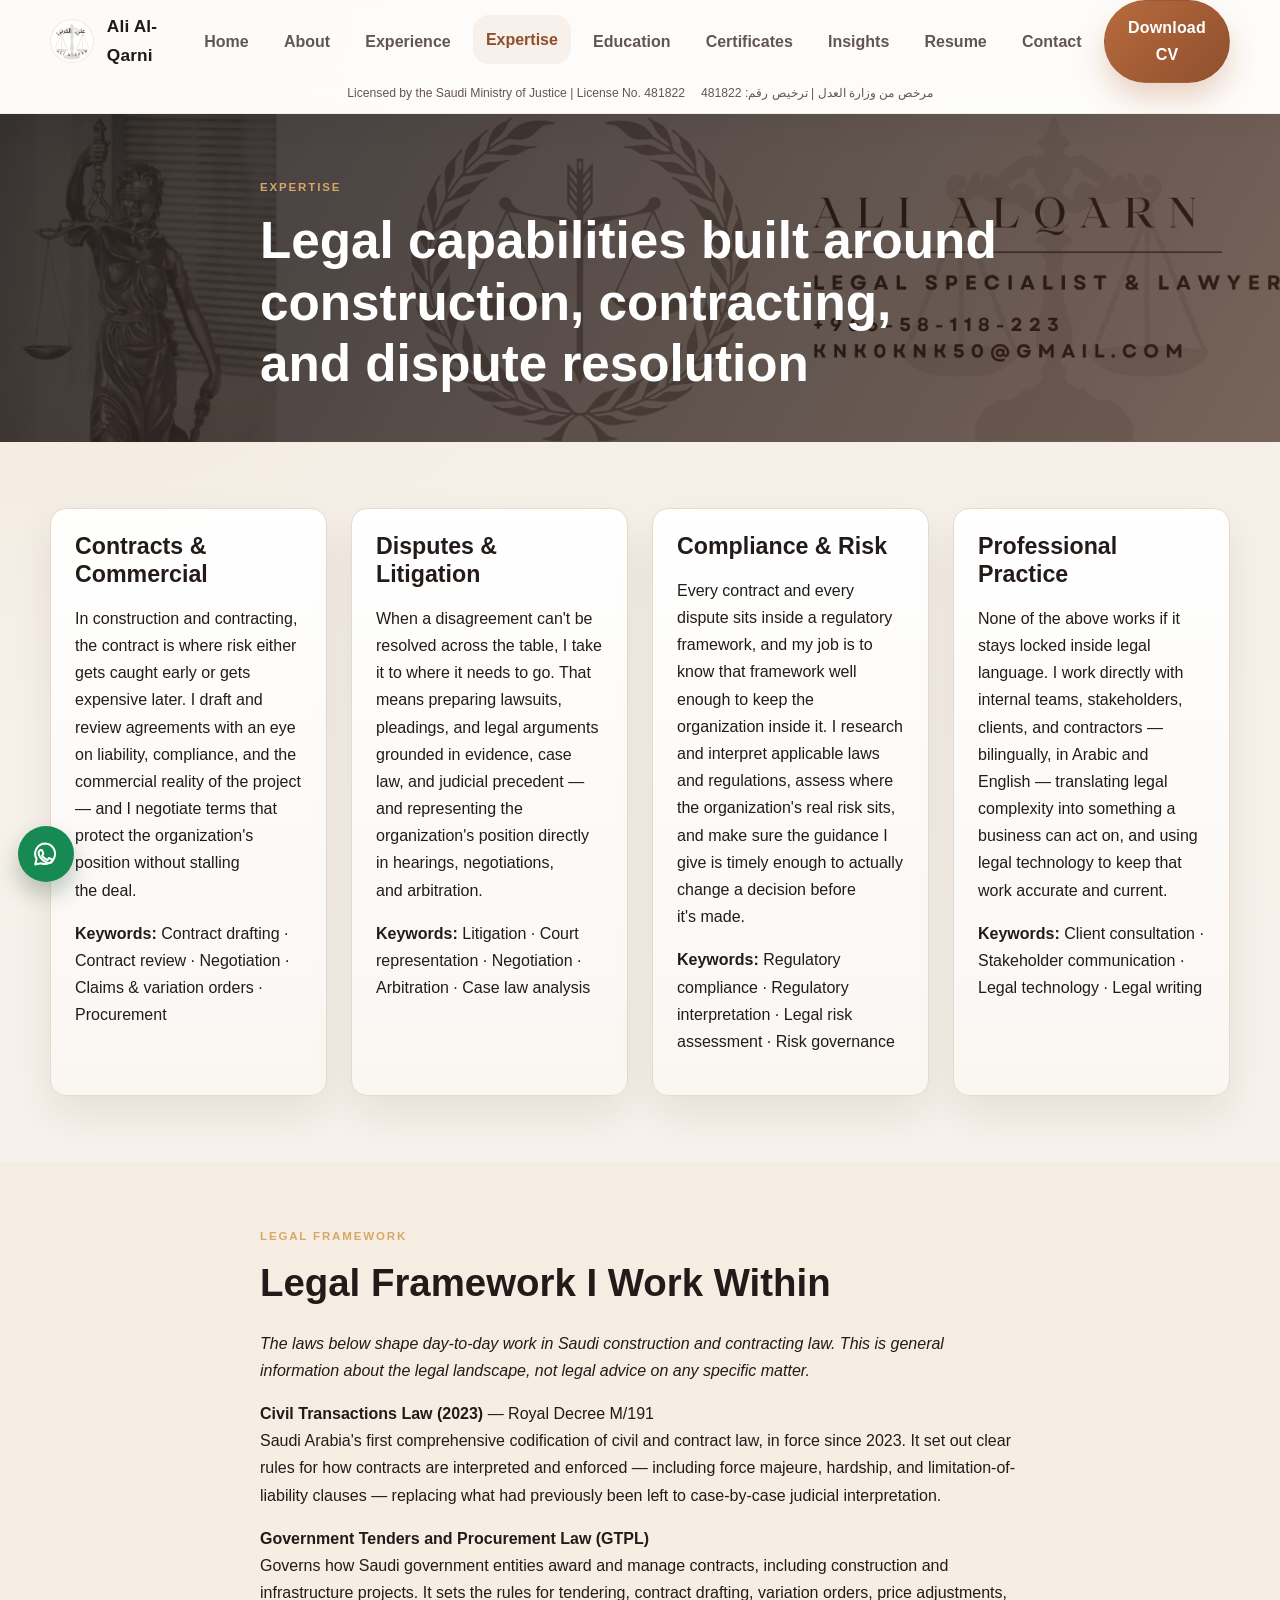
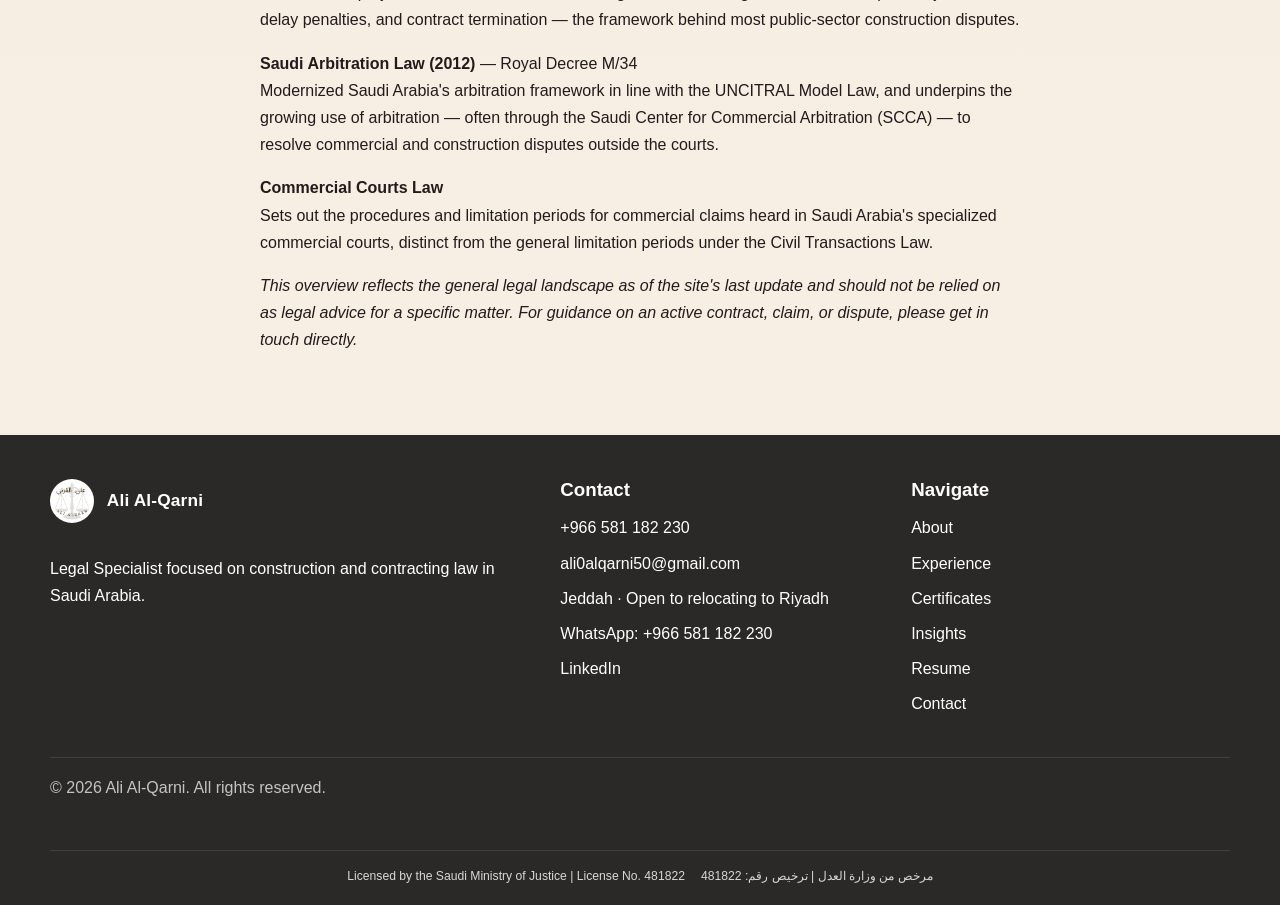
<file: expertise.html>
<!DOCTYPE html>
<html lang="en">
  <head>
    <meta charset="UTF-8" />
    <meta name="viewport" content="width=device-width, initial-scale=1.0" />
    <meta name="description" content="Ali Al-Qarni's legal practice covers contract drafting and review, claims and variation orders, government tenders and procurement, litigation, dispute resolution, and arbitration in Saudi Arabia." />
    <meta name="robots" content="index,follow" />
    <meta property="og:type" content="profile" />
    <meta property="og:title" content="Expertise | Ali Al-Qarni — Legal Specialist, Jeddah · Open to relocating to Riyadh" />
    <meta property="og:description" content="Ali Al-Qarni's legal practice covers contract drafting and review, claims and variation orders, government tenders and procurement, litigation, dispute resolution, and arbitration in Saudi Arabia." />
    <meta property="og:url" content="https://alialquarnilegal.com/expertise.html" />
    <meta property="og:image" content="https://alialquarnilegal.com/Ali-Al-Qarni-Professional-Banner.png" />
    <meta property="og:locale" content="en_SA" />
    <meta name="twitter:card" content="summary_large_image" />
    <meta name="twitter:title" content="Expertise | Ali Al-Qarni — Legal Specialist, Jeddah · Open to relocating to Riyadh" />
    <meta name="twitter:description" content="Ali Al-Qarni's legal practice covers contract drafting and review, claims and variation orders, government tenders and procurement, litigation, dispute resolution, and arbitration in Saudi Arabia." />
    <meta name="twitter:image" content="https://alialquarnilegal.com/Ali-Al-Qarni-Professional-Banner.png" />
    <link rel="canonical" href="https://alialquarnilegal.com/expertise.html" />
    <title>Expertise | Ali Al-Qarni — Legal Specialist, Jeddah · Open to relocating to Riyadh</title>
    <link rel="icon" type="image/jpeg" href="./Ali-Al-Qarni-Portrait.jpg" />
    <link rel="apple-touch-icon" href="./Ali-Al-Qarni-Portrait.jpg" />
    <link rel="stylesheet" href="css/style.css" />
    <script type="application/ld+json">
      {
        "@context": "https://schema.org",
        "@type": "Person",
        "name": "Ali Al-Qarni",
        "url": "https://alialquarnilegal.com/",
        "jobTitle": "Licensed Lawyer and Legal Specialist",
        "description": "Legal Specialist with 4+ years of experience in construction and contracting law, contract review, litigation, and dispute resolution in Saudi Arabia.",
        "image": "https://alialquarnilegal.com/Ali-Al-Qarni-Portrait.jpg",
        "address": {
          "@type": "PostalAddress",
          "addressLocality": "Jeddah",
          "addressRegion": "Makkah",
          "addressCountry": "SA"
        },
        "email": "ali0alqarni50@gmail.com",
        "telephone": "+966581182230",
        "sameAs": ["https://www.linkedin.com/in/ali-alqarni11/"],
        "alumniOf": {
          "@type": "CollegeOrUniversity",
          "name": "King Khalid University"
        },
        "knowsLanguage": ["Arabic", "English"],
        "hasCredential": {
          "@type": "EducationalOccupationalCredential",
          "credentialCategory": "Attorney Practice License",
          "recognizedBy": {
            "@type": "GovernmentOrganization",
            "name": "Ministry of Justice, Saudi Arabia"
          }
        }
      }
    </script>
  </head>
  <body>
    <header class="site-header">
      <div class="container header-inner">
        <a class="brand" href="./" aria-label="Ali Al-Qarni home page">
          <img class="brand__logo" src="./Ali-Al-Qarni-Portrait.jpg" alt="Ali Al-Qarni portrait logo" />
          <span class="brand__text">Ali Al-Qarni</span>
        </a>

        <button class="nav-toggle" type="button" aria-label="Toggle navigation" aria-expanded="false">
          <span></span>
          <span></span>
          <span></span>
        </button>

        <nav class="site-nav" aria-label="Main navigation">
          <a class="nav-link" href="./index.html">Home</a>
          <a class="nav-link" href="./about.html">About</a>
          <a class="nav-link" href="./experience.html">Experience</a>
          <a class="nav-link" href="./expertise.html">Expertise</a>
          <a class="nav-link" href="./education.html">Education</a>
          <a class="nav-link" href="./certificates.html">Certificates</a>
          <a class="nav-link" href="./insights.html">Insights</a>
          <a class="nav-link" href="./resume.html">Resume</a>
          <a class="nav-link" href="./contact.html">Contact</a>
          <a class="button button--primary nav-cv" href="./ali-al-qarni-cv.pdf" download>Download CV</a>
        </nav>
      </div>
    </header>

    <main>
      <section class="page-hero">
        <div class="container narrow">
          <p class="eyebrow">Expertise</p>
          <h1>Legal capabilities built around construction, contracting, and dispute resolution</h1>
        </div>
      </section>

      <section class="section">
        <div class="container expertise-grid">
          <article class="info-card">
            <h2>Contracts &amp; Commercial</h2>
            <p>
              In construction and contracting, the contract is where risk either gets caught early or
              gets expensive later. I draft and review agreements with an eye on liability,
              compliance, and the commercial reality of the project — and I negotiate terms that
              protect the organization&apos;s position without stalling the deal.
            </p>
            <p><strong>Keywords:</strong> Contract drafting · Contract review · Negotiation · Claims &amp; variation orders · Procurement</p>
          </article>

          <article class="info-card">
            <h2>Disputes &amp; Litigation</h2>
            <p>
              When a disagreement can&apos;t be resolved across the table, I take it to where it needs to
              go. That means preparing lawsuits, pleadings, and legal arguments grounded in evidence,
              case law, and judicial precedent — and representing the organization&apos;s position
              directly in hearings, negotiations, and arbitration.
            </p>
            <p><strong>Keywords:</strong> Litigation · Court representation · Negotiation · Arbitration · Case law analysis</p>
          </article>

          <article class="info-card">
            <h2>Compliance &amp; Risk</h2>
            <p>
              Every contract and every dispute sits inside a regulatory framework, and my job is to
              know that framework well enough to keep the organization inside it. I research and
              interpret applicable laws and regulations, assess where the organization&apos;s real risk
              sits, and make sure the guidance I give is timely enough to actually change a decision
              before it&apos;s made.
            </p>
            <p><strong>Keywords:</strong> Regulatory compliance · Regulatory interpretation · Legal risk assessment · Risk governance</p>
          </article>

          <article class="info-card">
            <h2>Professional Practice</h2>
            <p>
              None of the above works if it stays locked inside legal language. I work directly with
              internal teams, stakeholders, clients, and contractors — bilingually, in Arabic and
              English — translating legal complexity into something a business can act on, and using
              legal technology to keep that work accurate and current.
            </p>
            <p><strong>Keywords:</strong> Client consultation · Stakeholder communication · Legal technology · Legal writing</p>
          </article>
        </div>
      </section>

      <section class="section section--muted">
        <div class="container narrow">
          <div class="section-heading">
            <p class="eyebrow">Legal framework</p>
            <h2>Legal Framework I Work Within</h2>
          </div>
          <p><em>The laws below shape day-to-day work in Saudi construction and contracting law. This is general information about the legal landscape, not legal advice on any specific matter.</em></p>

          <p><strong>Civil Transactions Law (2023)</strong> — Royal Decree M/191<br />Saudi Arabia&apos;s first comprehensive codification of civil and contract law, in force since 2023. It set out clear rules for how contracts are interpreted and enforced — including force majeure, hardship, and limitation-of-liability clauses — replacing what had previously been left to case-by-case judicial interpretation.</p>

          <p><strong>Government Tenders and Procurement Law (GTPL)</strong><br />Governs how Saudi government entities award and manage contracts, including construction and infrastructure projects. It sets the rules for tendering, contract drafting, variation orders, price adjustments, delay penalties, and contract termination — the framework behind most public-sector construction disputes.</p>

          <p><strong>Saudi Arbitration Law (2012)</strong> — Royal Decree M/34<br />Modernized Saudi Arabia&apos;s arbitration framework in line with the UNCITRAL Model Law, and underpins the growing use of arbitration — often through the Saudi Center for Commercial Arbitration (SCCA) — to resolve commercial and construction disputes outside the courts.</p>

          <p><strong>Commercial Courts Law</strong><br />Sets out the procedures and limitation periods for commercial claims heard in Saudi Arabia&apos;s specialized commercial courts, distinct from the general limitation periods under the Civil Transactions Law.</p>

          <p><em>This overview reflects the general legal landscape as of the site&apos;s last update and should not be relied on as legal advice for a specific matter. For guidance on an active contract, claim, or dispute, please get in touch directly.</em></p>
        </div>
      </section>
    </main>

    <footer class="site-footer">
      <div class="container footer-grid">
        <div>
          <a class="brand brand--footer" href="./index.html">
            <img class="brand__logo" src="./Ali-Al-Qarni-Portrait.jpg" alt="Ali Al-Qarni portrait logo" />
            <span class="brand__text">Ali Al-Qarni</span>
          </a>
          <p>Legal Specialist focused on construction and contracting law in Saudi Arabia.</p>
        </div>

        <div>
          <h3>Contact</h3>
          <ul class="footer-list">
            <li><a href="tel:+966581182230">+966 581 182 230</a></li>
            <li><a href="mailto:ali0alqarni50@gmail.com">ali0alqarni50@gmail.com</a></li>
            <li>Jeddah · Open to relocating to Riyadh</li>
            <li><a href="https://wa.me/966581182230" target="_blank" rel="noopener">WhatsApp: +966 581 182 230</a></li>
            <li><a href="https://www.linkedin.com/in/ali-alqarni11/" target="_blank" rel="noopener">LinkedIn</a></li>
          </ul>
        </div>

        <div>
          <h3>Navigate</h3>
          <ul class="footer-list">
            <li><a href="./about.html">About</a></li>
            <li><a href="./experience.html">Experience</a></li>
            <li><a href="./certificates.html">Certificates</a></li>
            <li><a href="./insights.html">Insights</a></li>
            <li><a href="./resume.html">Resume</a></li>
            <li><a href="./contact.html">Contact</a></li>
          </ul>
        </div>
      </div>
      <div class="container footer-meta">
        <p>© 2026 Ali Al-Qarni. All rights reserved.</p>
      </div>
    </footer>

    <button class="scroll-top" type="button" aria-label="Scroll to top">↑</button>

    <script src="js/main.js"></script>
  </body>
</html>
</file>
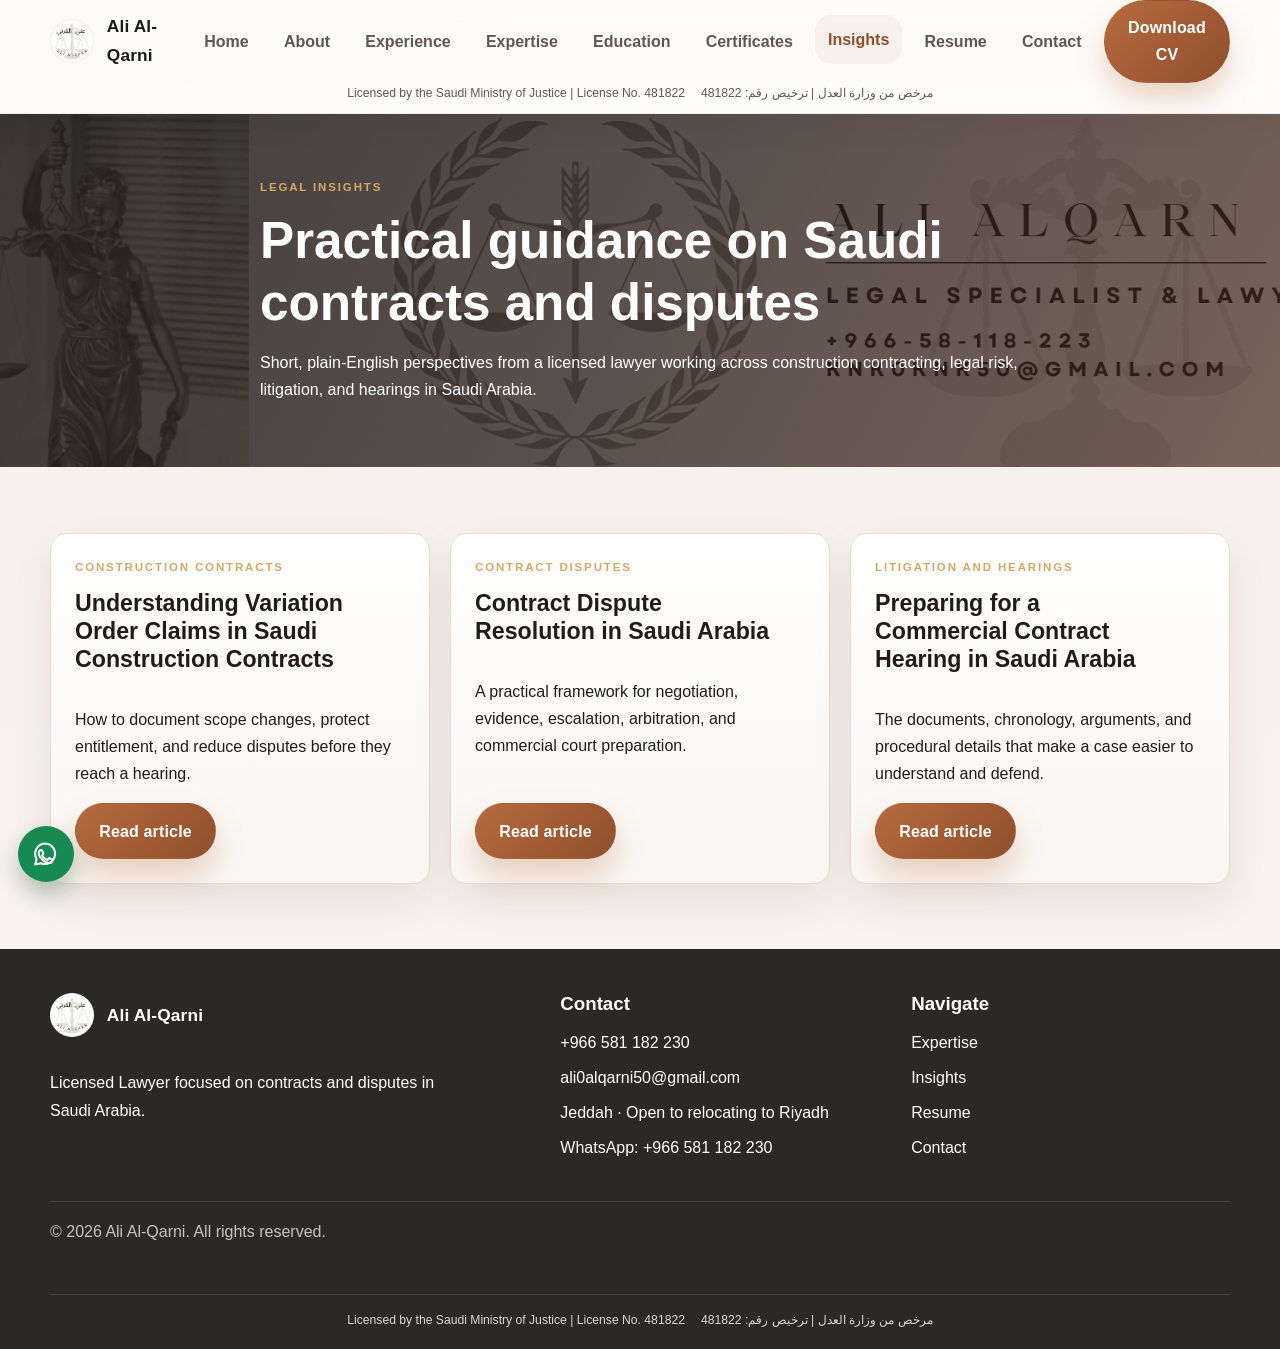
<file: insights.html>
<!DOCTYPE html>
<html lang="en">
  <head>
    <meta charset="UTF-8" />
    <meta name="viewport" content="width=device-width, initial-scale=1.0" />
    <meta name="description" content="Practical legal insights from Ali Al-Qarni on Saudi construction contracts, variation order claims, contract disputes, and litigation preparation." />
    <meta name="robots" content="index,follow" />
    <meta property="og:type" content="website" />
    <meta property="og:title" content="Legal Insights | Ali Al-Qarni" />
    <meta property="og:description" content="Practical legal insights on Saudi construction contracts, disputes, and litigation." />
    <meta property="og:url" content="https://alialquarnilegal.com/insights.html" />
    <meta property="og:image" content="https://alialquarnilegal.com/Ali-Al-Qarni-Professional-Banner.png" />
    <link rel="canonical" href="https://alialquarnilegal.com/insights.html" />
    <title>Legal Insights | Ali Al-Qarni</title>
    <link rel="icon" type="image/jpeg" href="./Ali-Al-Qarni-Portrait.jpg" />
    <link rel="stylesheet" href="css/style.css" />
  </head>
  <body>
    <header class="site-header">
      <div class="container header-inner">
        <a class="brand" href="./index.html" aria-label="Ali Al-Qarni home page"><img class="brand__logo" src="./Ali-Al-Qarni-Portrait.jpg" alt="Ali Al-Qarni portrait logo" /><span class="brand__text">Ali Al-Qarni</span></a>
        <button class="nav-toggle" type="button" aria-label="Toggle navigation" aria-expanded="false"><span></span><span></span><span></span></button>
        <nav class="site-nav" aria-label="Main navigation">
          <a class="nav-link" href="./index.html">Home</a><a class="nav-link" href="./about.html">About</a><a class="nav-link" href="./experience.html">Experience</a><a class="nav-link" href="./expertise.html">Expertise</a><a class="nav-link" href="./education.html">Education</a><a class="nav-link" href="./certificates.html">Certificates</a><a class="nav-link" href="./insights.html">Insights</a><a class="nav-link" href="./resume.html">Resume</a><a class="nav-link" href="./contact.html">Contact</a><a class="button button--primary nav-cv" href="./ali-al-qarni-cv.pdf" download>Download CV</a>
        </nav>
      </div>
    </header>
    <main>
      <section class="page-hero"><div class="container narrow"><p class="eyebrow">Legal insights</p><h1>Practical guidance on Saudi contracts and disputes</h1><p>Short, plain-English perspectives from a licensed lawyer working across construction contracting, legal risk, litigation, and hearings in Saudi Arabia.</p></div></section>
      <section class="section"><div class="container article-index-grid">
        <article class="info-card"><p class="eyebrow">Construction contracts</p><h2>Understanding Variation Order Claims in Saudi Construction Contracts</h2><p>How to document scope changes, protect entitlement, and reduce disputes before they reach a hearing.</p><a class="button button--primary" href="./variation-order-claims-saudi-arabia.html">Read article</a></article>
        <article class="info-card"><p class="eyebrow">Contract disputes</p><h2>Contract Dispute Resolution in Saudi Arabia</h2><p>A practical framework for negotiation, evidence, escalation, arbitration, and commercial court preparation.</p><a class="button button--primary" href="./contract-dispute-resolution-saudi-arabia.html">Read article</a></article>
        <article class="info-card"><p class="eyebrow">Litigation and hearings</p><h2>Preparing for a Commercial Contract Hearing in Saudi Arabia</h2><p>The documents, chronology, arguments, and procedural details that make a case easier to understand and defend.</p><a class="button button--primary" href="./commercial-contract-hearing-saudi-arabia.html">Read article</a></article>
      </div></section>
    </main>
    <footer class="site-footer"><div class="container footer-grid"><div><a class="brand brand--footer" href="./index.html"><img class="brand__logo" src="./Ali-Al-Qarni-Portrait.jpg" alt="Ali Al-Qarni portrait logo" /><span class="brand__text">Ali Al-Qarni</span></a><p>Licensed Lawyer focused on contracts and disputes in Saudi Arabia.</p></div><div><h3>Contact</h3><ul class="footer-list"><li><a href="tel:+966581182230">+966 581 182 230</a></li><li><a href="mailto:ali0alqarni50@gmail.com">ali0alqarni50@gmail.com</a></li><li>Jeddah · Open to relocating to Riyadh</li><li><a href="https://wa.me/966581182230" target="_blank" rel="noopener">WhatsApp: +966 581 182 230</a></li></ul></div><div><h3>Navigate</h3><ul class="footer-list"><li><a href="./expertise.html">Expertise</a></li><li><a href="./insights.html">Insights</a></li><li><a href="./resume.html">Resume</a></li><li><a href="./contact.html">Contact</a></li></ul></div></div><div class="container footer-meta"><p>© 2026 Ali Al-Qarni. All rights reserved.</p></div></footer>
    <button class="scroll-top" type="button" aria-label="Scroll to top">↑</button><script src="js/main.js"></script>
  </body>
</html>
</file>
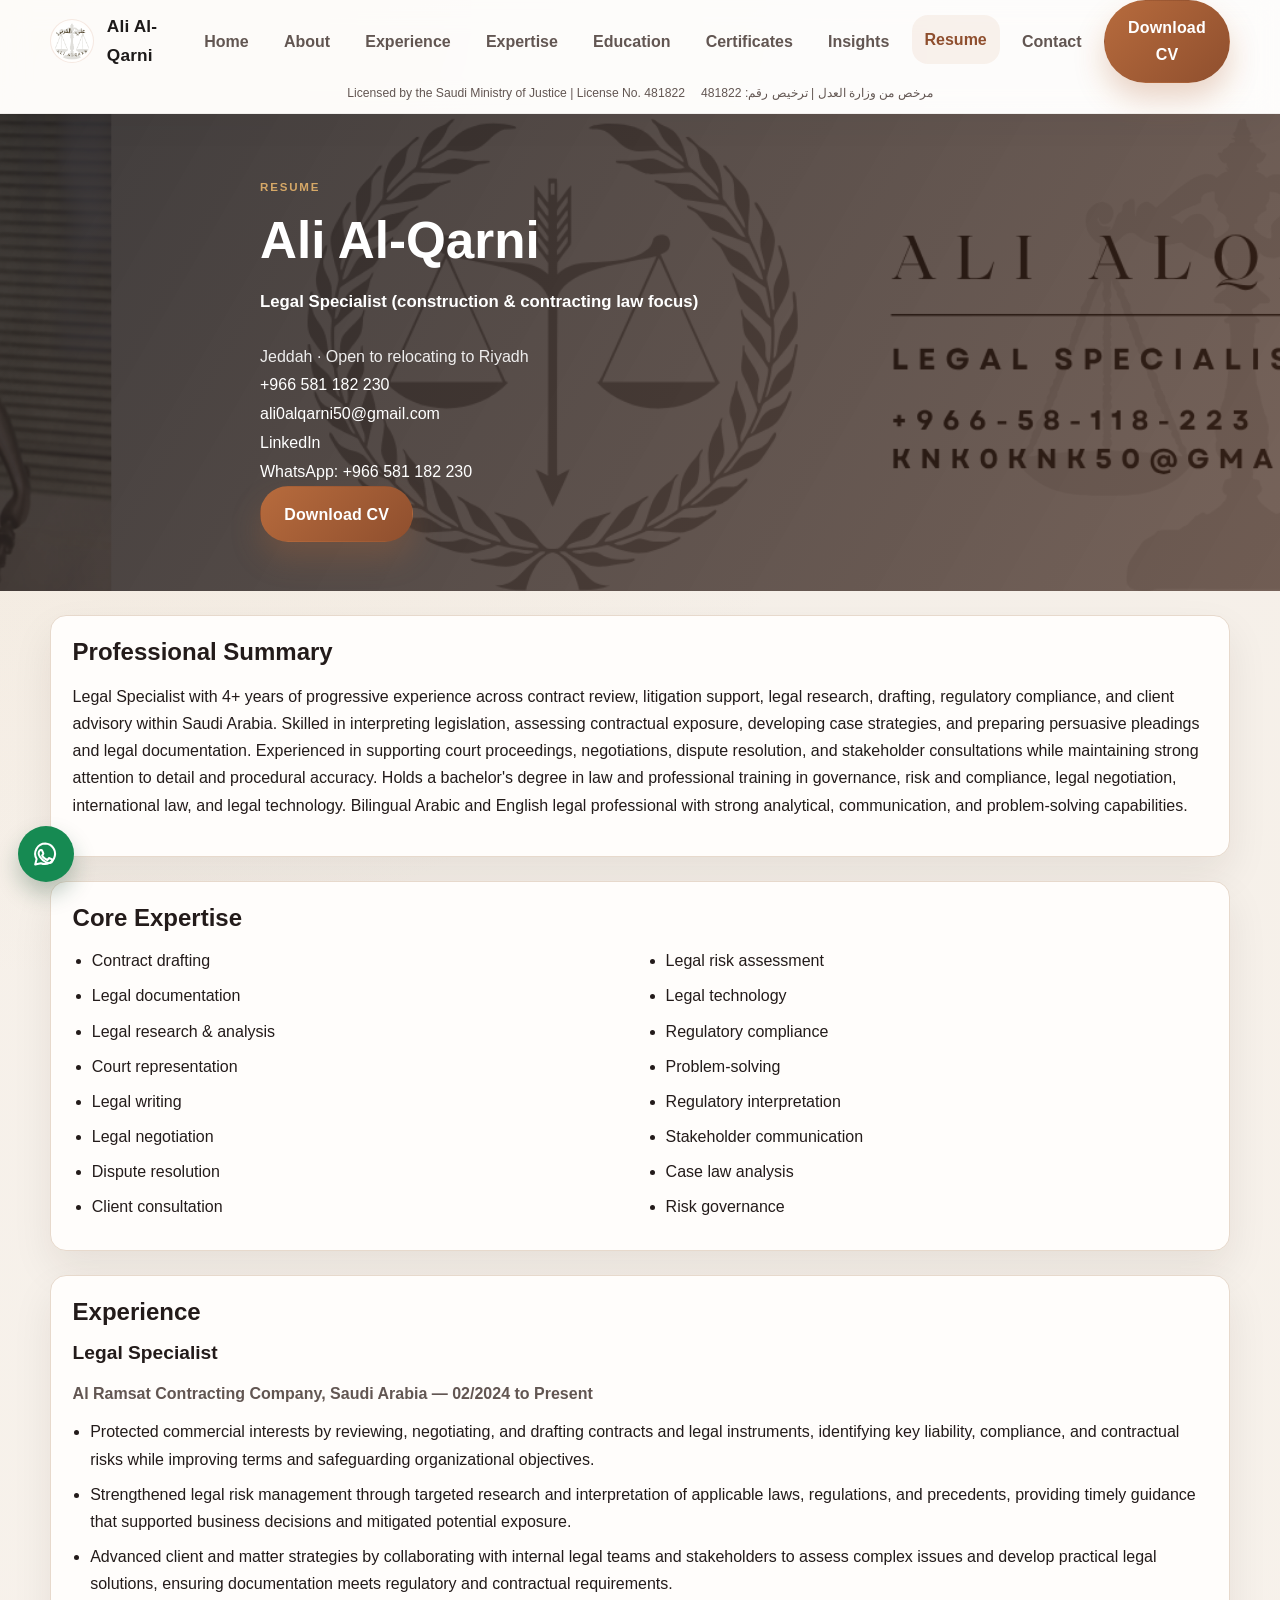
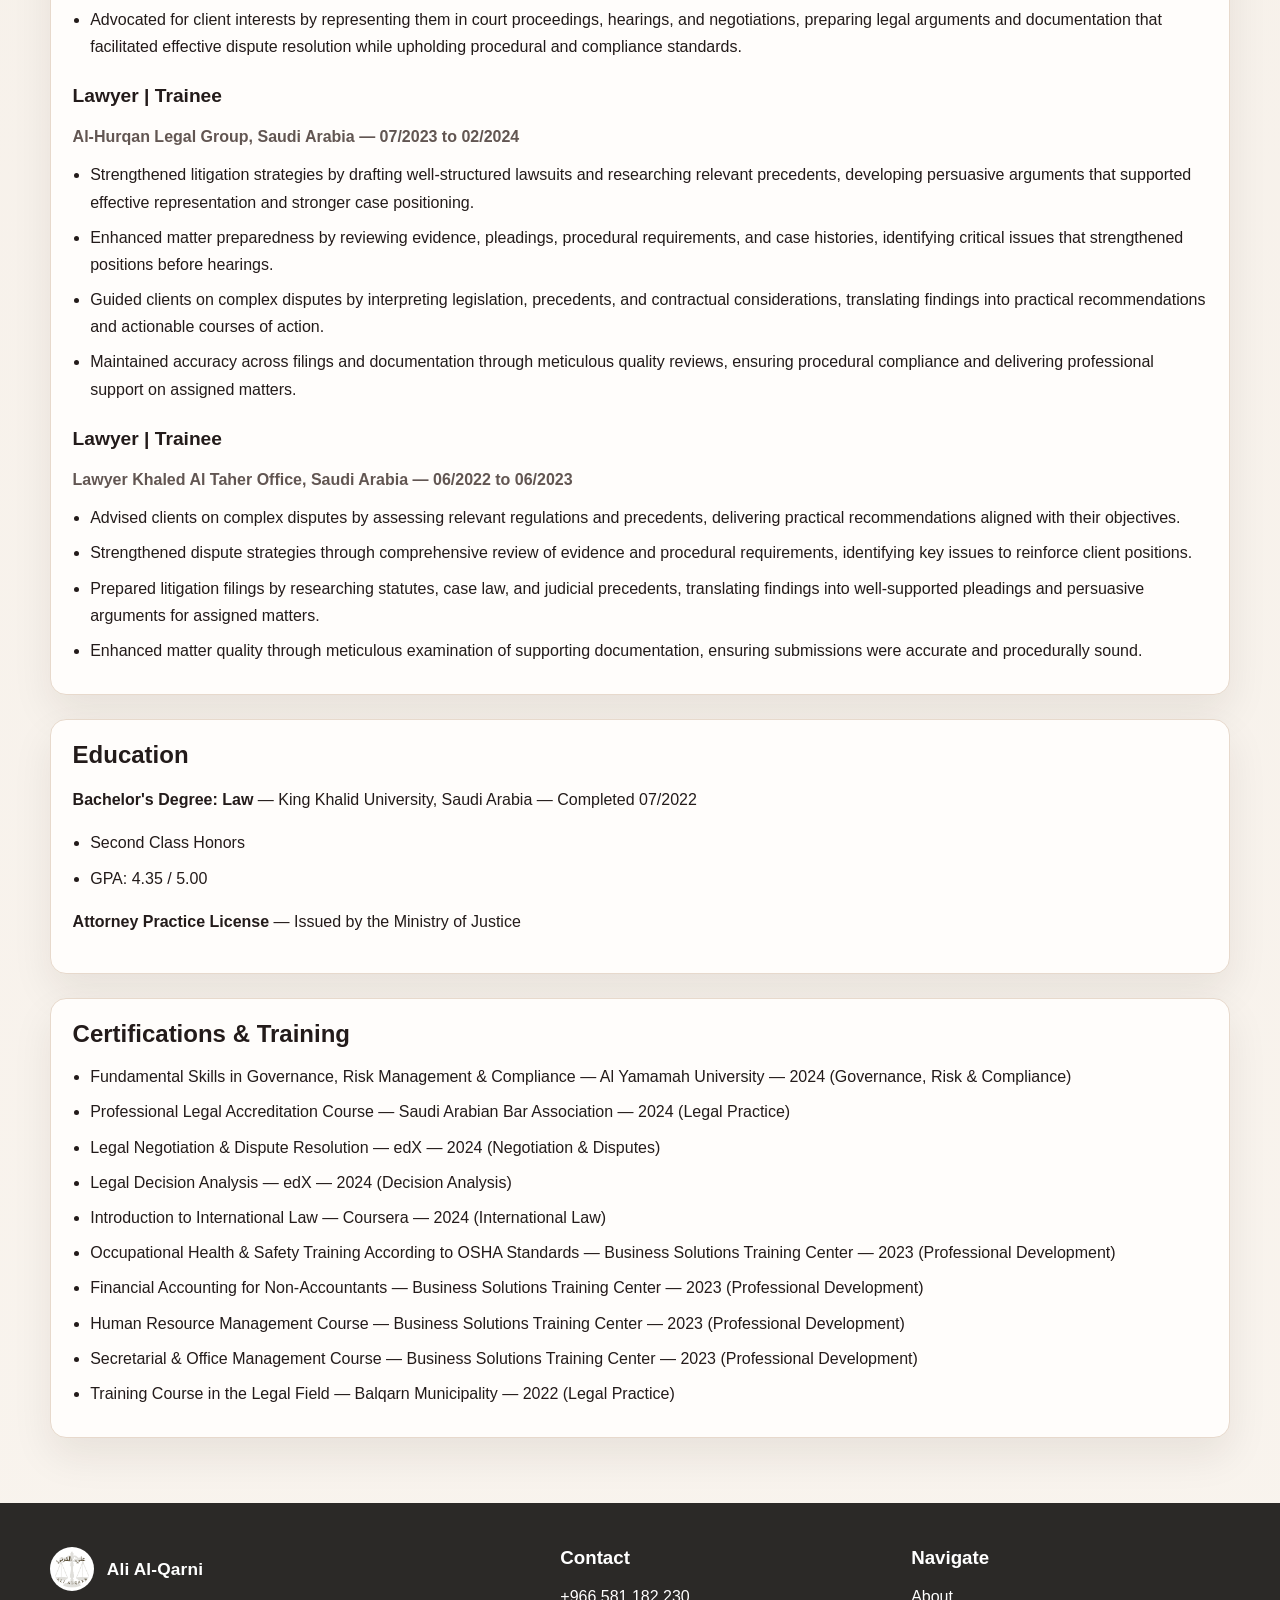
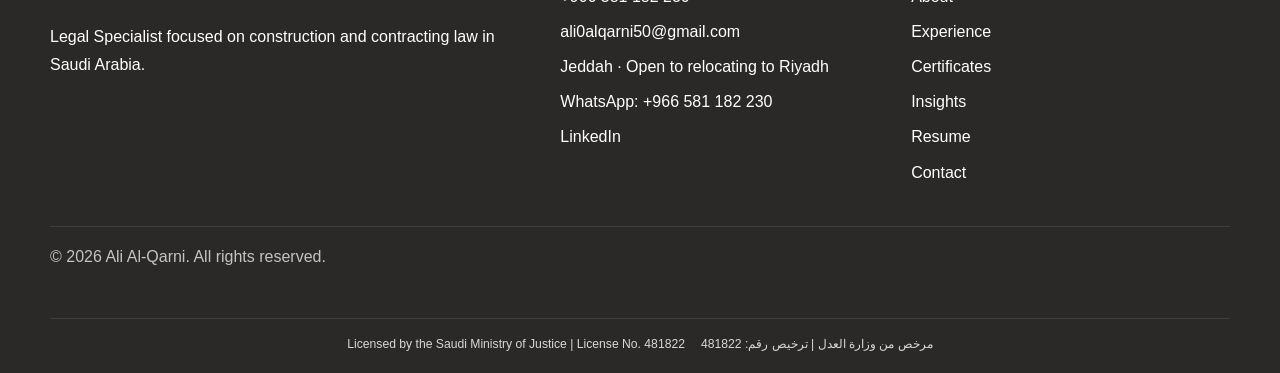
<file: resume.html>
<!DOCTYPE html>
<html lang="en">
  <head>
    <meta charset="UTF-8" />
    <meta name="viewport" content="width=device-width, initial-scale=1.0" />
    <meta name="description" content="Ali Al-Qarni's resume outlines his legal specialist experience in Saudi Arabia across construction and commercial contracts, dispute resolution, and legal risk." />
    <meta name="robots" content="index,follow" />
    <meta property="og:type" content="profile" />
    <meta property="og:title" content="Resume | Ali Al-Qarni — Legal Specialist, Jeddah · Open to relocating to Riyadh" />
    <meta property="og:description" content="Ali Al-Qarni's resume outlines his legal specialist experience in Saudi Arabia across construction and contracting law, litigation support, and dispute resolution." />
    <meta property="og:url" content="https://alialquarnilegal.com/resume.html" />
    <meta property="og:image" content="https://alialquarnilegal.com/Ali-Al-Qarni-Professional-Banner.png" />
    <meta property="og:locale" content="en_SA" />
    <meta name="twitter:card" content="summary_large_image" />
    <meta name="twitter:title" content="Resume | Ali Al-Qarni — Legal Specialist, Jeddah · Open to relocating to Riyadh" />
    <meta name="twitter:description" content="Ali Al-Qarni's resume outlines his legal specialist experience in Saudi Arabia across construction and contracting law, litigation support, and dispute resolution." />
    <meta name="twitter:image" content="https://alialquarnilegal.com/Ali-Al-Qarni-Professional-Banner.png" />
    <link rel="canonical" href="https://alialquarnilegal.com/resume.html" />
    <title>Resume | Ali Al-Qarni — Legal Specialist, Jeddah · Open to relocating to Riyadh</title>
    <link rel="icon" type="image/jpeg" href="./Ali-Al-Qarni-Portrait.jpg" />
    <link rel="apple-touch-icon" href="./Ali-Al-Qarni-Portrait.jpg" />
    <link rel="stylesheet" href="css/style.css" />
    <script type="application/ld+json">
      {
        "@context": "https://schema.org",
        "@type": "Person",
        "name": "Ali Al-Qarni",
        "url": "https://alialquarnilegal.com/",
        "jobTitle": "Licensed Lawyer & Legal Specialist",
        "description": "Saudi-licensed lawyer with 4+ years of legal practice, including in-house work for a contracting company since 2024; construction and commercial contracts, claims, procurement, and dispute resolution.",
        "image": "https://alialquarnilegal.com/Ali-Al-Qarni-Portrait.jpg",
        "address": {
          "@type": "PostalAddress",
          "addressLocality": "Jeddah",
          "addressRegion": "Makkah",
          "addressCountry": "SA"
        },
        "email": "ali0alqarni50@gmail.com",
        "telephone": "+966581182230",
        "sameAs": ["https://www.linkedin.com/in/ali-alqarni11/"],
        "alumniOf": {
          "@type": "CollegeOrUniversity",
          "name": "King Khalid University"
        },
        "knowsLanguage": ["Arabic", "English"],
        "hasCredential": {
          "@type": "EducationalOccupationalCredential",
          "credentialCategory": "Attorney Practice License",
          "recognizedBy": {
            "@type": "GovernmentOrganization",
            "name": "Ministry of Justice, Saudi Arabia"
          }
        }
      }
    </script>
  </head>
  <body>
    <header class="site-header">
      <div class="container header-inner">
        <a class="brand" href="./" aria-label="Ali Al-Qarni home page">
          <img class="brand__logo" src="./Ali-Al-Qarni-Portrait.jpg" alt="Ali Al-Qarni portrait logo" />
          <span class="brand__text">Ali Al-Qarni</span>
        </a>

        <button class="nav-toggle" type="button" aria-label="Toggle navigation" aria-expanded="false">
          <span></span>
          <span></span>
          <span></span>
        </button>

        <nav class="site-nav" aria-label="Main navigation">
          <a class="nav-link" href="./index.html">Home</a>
          <a class="nav-link" href="./about.html">About</a>
          <a class="nav-link" href="./experience.html">Experience</a>
          <a class="nav-link" href="./expertise.html">Expertise</a>
          <a class="nav-link" href="./education.html">Education</a>
          <a class="nav-link" href="./certificates.html">Certificates</a>
          <a class="nav-link" href="./insights.html">Insights</a>
          <a class="nav-link" href="./resume.html">Resume</a>
          <a class="nav-link" href="./contact.html">Contact</a>
          <a class="button button--primary nav-cv" href="./ali-al-qarni-cv.pdf" download>Download CV</a>
        </nav>
      </div>
    </header>

    <main>
      <section class="page-hero page-hero--resume">
        <div class="container narrow resume-header">
          <div>
            <p class="eyebrow">Resume</p>
            <h1>Ali Al-Qarni</h1>
            <p class="hero__title">Legal Specialist (construction &amp; contracting law focus)</p>
          </div>
          <div class="resume-meta">
            <p>Jeddah · Open to relocating to Riyadh</p>
            <p><a href="tel:+966581182230">+966 581 182 230</a></p>
            <p><a href="mailto:ali0alqarni50@gmail.com">ali0alqarni50@gmail.com</a></p>
            <p><a href="https://www.linkedin.com/in/ali-alqarni11/" target="_blank" rel="noopener">LinkedIn</a></p>
            <p><a href="https://wa.me/966581182230" target="_blank" rel="noopener">WhatsApp: +966 581 182 230</a></p>
            <p><a class="button button--primary" href="./ali-al-qarni-cv.pdf" download>Download CV</a></p>
          </div>
        </div>
      </section>

      <section class="section resume-sheet">
        <div class="container resume-layout">
          <div class="resume-block">
            <h2>Professional Summary</h2>
            <p>
              Legal Specialist with 4+ years of progressive experience across contract review,
              litigation support, legal research, drafting, regulatory compliance, and client advisory
              within Saudi Arabia. Skilled in interpreting legislation, assessing contractual exposure,
              developing case strategies, and preparing persuasive pleadings and legal documentation.
              Experienced in supporting court proceedings, negotiations, dispute resolution, and
              stakeholder consultations while maintaining strong attention to detail and procedural
              accuracy. Holds a bachelor&apos;s degree in law and professional training in governance, risk
              and compliance, legal negotiation, international law, and legal technology. Bilingual
              Arabic and English legal professional with strong analytical, communication, and
              problem-solving capabilities.
            </p>
          </div>

          <div class="resume-block">
            <h2>Core Expertise</h2>
            <ul class="resume-bullets two-column">
              <li>Contract drafting</li>
              <li>Legal documentation</li>
              <li>Legal research &amp; analysis</li>
              <li>Court representation</li>
              <li>Legal writing</li>
              <li>Legal negotiation</li>
              <li>Dispute resolution</li>
              <li>Client consultation</li>
              <li>Legal risk assessment</li>
              <li>Legal technology</li>
              <li>Regulatory compliance</li>
              <li>Problem-solving</li>
              <li>Regulatory interpretation</li>
              <li>Stakeholder communication</li>
              <li>Case law analysis</li>
              <li>Risk governance</li>
            </ul>
          </div>

          <div class="resume-block">
            <h2>Experience</h2>

            <div class="resume-role">
              <h3>Legal Specialist</h3>
              <p class="role-meta">Al Ramsat Contracting Company, Saudi Arabia — 02/2024 to Present</p>
              <ul class="resume-bullets">
                <li>Protected commercial interests by reviewing, negotiating, and drafting contracts and legal instruments, identifying key liability, compliance, and contractual risks while improving terms and safeguarding organizational objectives.</li>
                <li>Strengthened legal risk management through targeted research and interpretation of applicable laws, regulations, and precedents, providing timely guidance that supported business decisions and mitigated potential exposure.</li>
                <li>Advanced client and matter strategies by collaborating with internal legal teams and stakeholders to assess complex issues and develop practical legal solutions, ensuring documentation meets regulatory and contractual requirements.</li>
                <li>Advocated for client interests by representing them in court proceedings, hearings, and negotiations, preparing legal arguments and documentation that facilitated effective dispute resolution while upholding procedural and compliance standards.</li>
              </ul>
            </div>

            <div class="resume-role">
              <h3>Lawyer | Trainee</h3>
              <p class="role-meta">Al-Hurqan Legal Group, Saudi Arabia — 07/2023 to 02/2024</p>
              <ul class="resume-bullets">
                <li>Strengthened litigation strategies by drafting well-structured lawsuits and researching relevant precedents, developing persuasive arguments that supported effective representation and stronger case positioning.</li>
                <li>Enhanced matter preparedness by reviewing evidence, pleadings, procedural requirements, and case histories, identifying critical issues that strengthened positions before hearings.</li>
                <li>Guided clients on complex disputes by interpreting legislation, precedents, and contractual considerations, translating findings into practical recommendations and actionable courses of action.</li>
                <li>Maintained accuracy across filings and documentation through meticulous quality reviews, ensuring procedural compliance and delivering professional support on assigned matters.</li>
              </ul>
            </div>

            <div class="resume-role">
              <h3>Lawyer | Trainee</h3>
              <p class="role-meta">Lawyer Khaled Al Taher Office, Saudi Arabia — 06/2022 to 06/2023</p>
              <ul class="resume-bullets">
                <li>Advised clients on complex disputes by assessing relevant regulations and precedents, delivering practical recommendations aligned with their objectives.</li>
                <li>Strengthened dispute strategies through comprehensive review of evidence and procedural requirements, identifying key issues to reinforce client positions.</li>
                <li>Prepared litigation filings by researching statutes, case law, and judicial precedents, translating findings into well-supported pleadings and persuasive arguments for assigned matters.</li>
                <li>Enhanced matter quality through meticulous examination of supporting documentation, ensuring submissions were accurate and procedurally sound.</li>
              </ul>
            </div>
          </div>

          <div class="resume-block">
            <h2>Education</h2>
            <p><strong>Bachelor&apos;s Degree: Law</strong> — King Khalid University, Saudi Arabia — Completed 07/2022</p>
            <ul class="resume-bullets">
              <li>Second Class Honors</li>
              <li>GPA: 4.35 / 5.00</li>
            </ul>
            <p><strong>Attorney Practice License</strong> — Issued by the Ministry of Justice</p>
          </div>

          <div class="resume-block">
            <h2>Certifications &amp; Training</h2>
            <ul class="resume-bullets">
              <li>Fundamental Skills in Governance, Risk Management &amp; Compliance — Al Yamamah University <span class="date-nowrap">— 2024</span> (Governance, Risk &amp; Compliance)</li>
              <li>Professional Legal Accreditation Course — Saudi Arabian Bar Association <span class="date-nowrap">— 2024</span> (Legal Practice)</li>
              <li>Legal Negotiation &amp; Dispute Resolution — edX <span class="date-nowrap">— 2024</span> (Negotiation &amp; Disputes)</li>
              <li>Legal Decision Analysis — edX <span class="date-nowrap">— 2024</span> (Decision Analysis)</li>
              <li>Introduction to International Law — Coursera <span class="date-nowrap">— 2024</span> (International Law)</li>
              <li>Occupational Health &amp; Safety Training According to OSHA Standards — Business Solutions Training Center — 2023 (Professional Development)</li>
              <li>Financial Accounting for Non-Accountants — Business Solutions Training Center — 2023 (Professional Development)</li>
              <li>Human Resource Management Course — Business Solutions Training Center — 2023 (Professional Development)</li>
              <li>Secretarial &amp; Office Management Course — Business Solutions Training Center — 2023 (Professional Development)</li>
              <li>Training Course in the Legal Field — Balqarn Municipality — 2022 (Legal Practice)</li>
            </ul>
          </div>
        </div>
      </section>
    </main>

    <footer class="site-footer">
      <div class="container footer-grid">
        <div>
          <a class="brand brand--footer" href="./index.html">
            <img class="brand__logo" src="./Ali-Al-Qarni-Portrait.jpg" alt="Ali Al-Qarni portrait logo" />
            <span class="brand__text">Ali Al-Qarni</span>
          </a>
          <p>Legal Specialist focused on construction and contracting law in Saudi Arabia.</p>
        </div>

        <div>
          <h3>Contact</h3>
          <ul class="footer-list">
            <li><a href="tel:+966581182230">+966 581 182 230</a></li>
            <li><a href="mailto:ali0alqarni50@gmail.com">ali0alqarni50@gmail.com</a></li>
            <li>Jeddah · Open to relocating to Riyadh</li>
            <li><a href="https://wa.me/966581182230" target="_blank" rel="noopener">WhatsApp: +966 581 182 230</a></li>
            <li><a href="https://www.linkedin.com/in/ali-alqarni11/" target="_blank" rel="noopener">LinkedIn</a></li>
          </ul>
        </div>

        <div>
          <h3>Navigate</h3>
          <ul class="footer-list">
            <li><a href="./about.html">About</a></li>
            <li><a href="./experience.html">Experience</a></li>
            <li><a href="./certificates.html">Certificates</a></li>
            <li><a href="./insights.html">Insights</a></li>
            <li><a href="./resume.html">Resume</a></li>
            <li><a href="./contact.html">Contact</a></li>
          </ul>
        </div>
      </div>
      <div class="container footer-meta">
        <p>© 2026 Ali Al-Qarni. All rights reserved.</p>
      </div>
    </footer>

    <button class="scroll-top" type="button" aria-label="Scroll to top">↑</button>

    <script src="js/main.js"></script>
  </body>
</html>
</file>
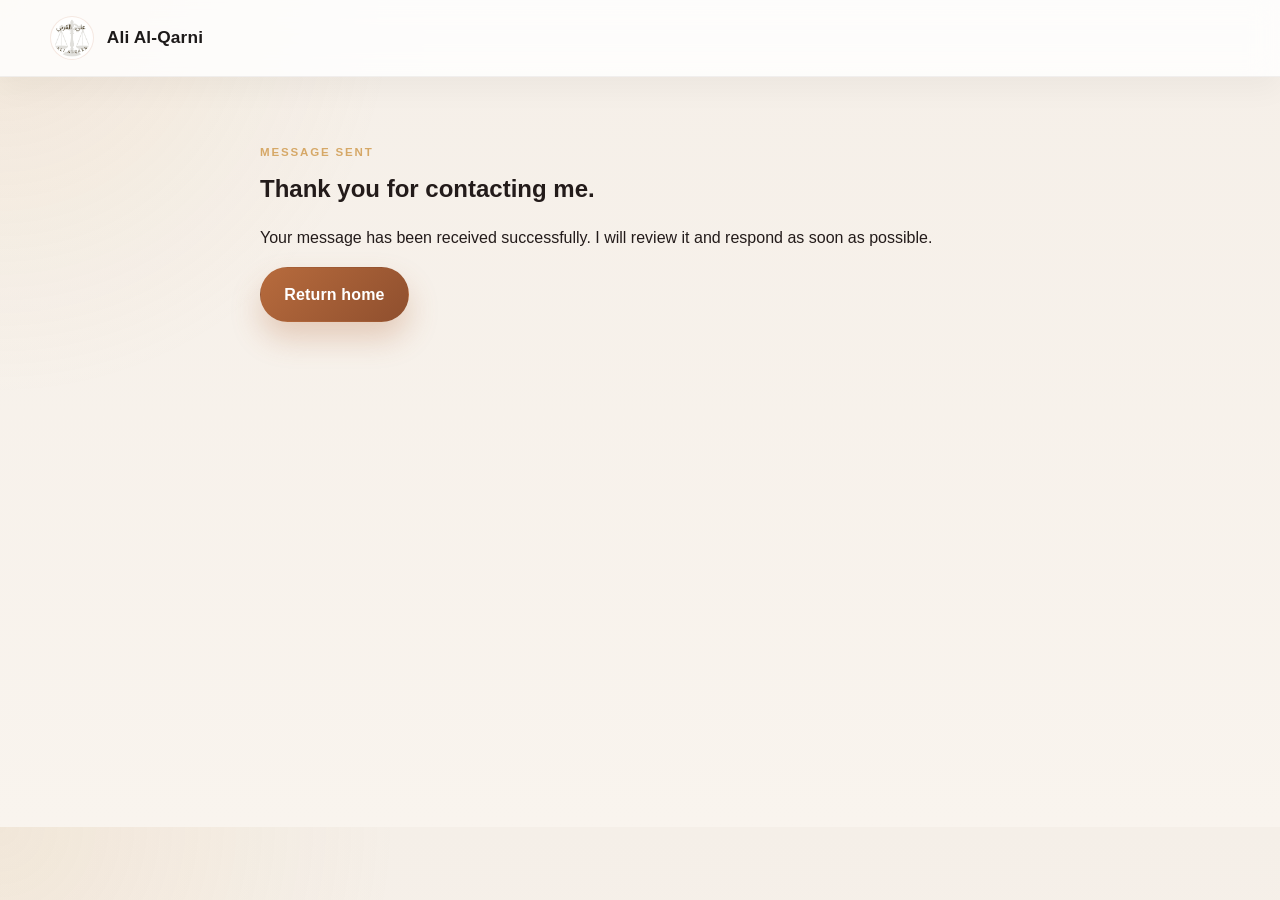
<file: thank-you.html>
<!DOCTYPE html>
<html lang="en">
  <head>
    <meta charset="UTF-8" />
    <meta name="viewport" content="width=device-width, initial-scale=1.0" />
    <title>Thank You | Ali Al-Qarni</title>
    <meta name="description" content="Thank you for contacting Ali Al-Qarni." />
    <meta name="robots" content="noindex, nofollow" />
    <link rel="canonical" href="https://alialquarnilegal.com/thank-you.html" />
    <link rel="stylesheet" href="./css/style.css" />
  </head>
  <body>
    <header class="site-header">
      <div class="container header-inner">
        <a class="brand" href="./" aria-label="Ali Al-Qarni home page">
          <img class="brand__logo" src="./Ali-Al-Qarni-Portrait.jpg" alt="Ali Al-Qarni portrait logo" />
          <span class="brand__text">Ali Al-Qarni</span>
        </a>
      </div>
    </header>

    <main>
      <section class="section">
        <div class="container narrow">
          <p class="eyebrow">Message sent</p>
          <h1>Thank you for contacting me.</h1>
          <p>Your message has been received successfully. I will review it and respond as soon as possible.</p>
          <a class="button button--primary" href="./index.html">Return home</a>
        </div>
      </section>
    </main>
  </body>
</html>
</file>
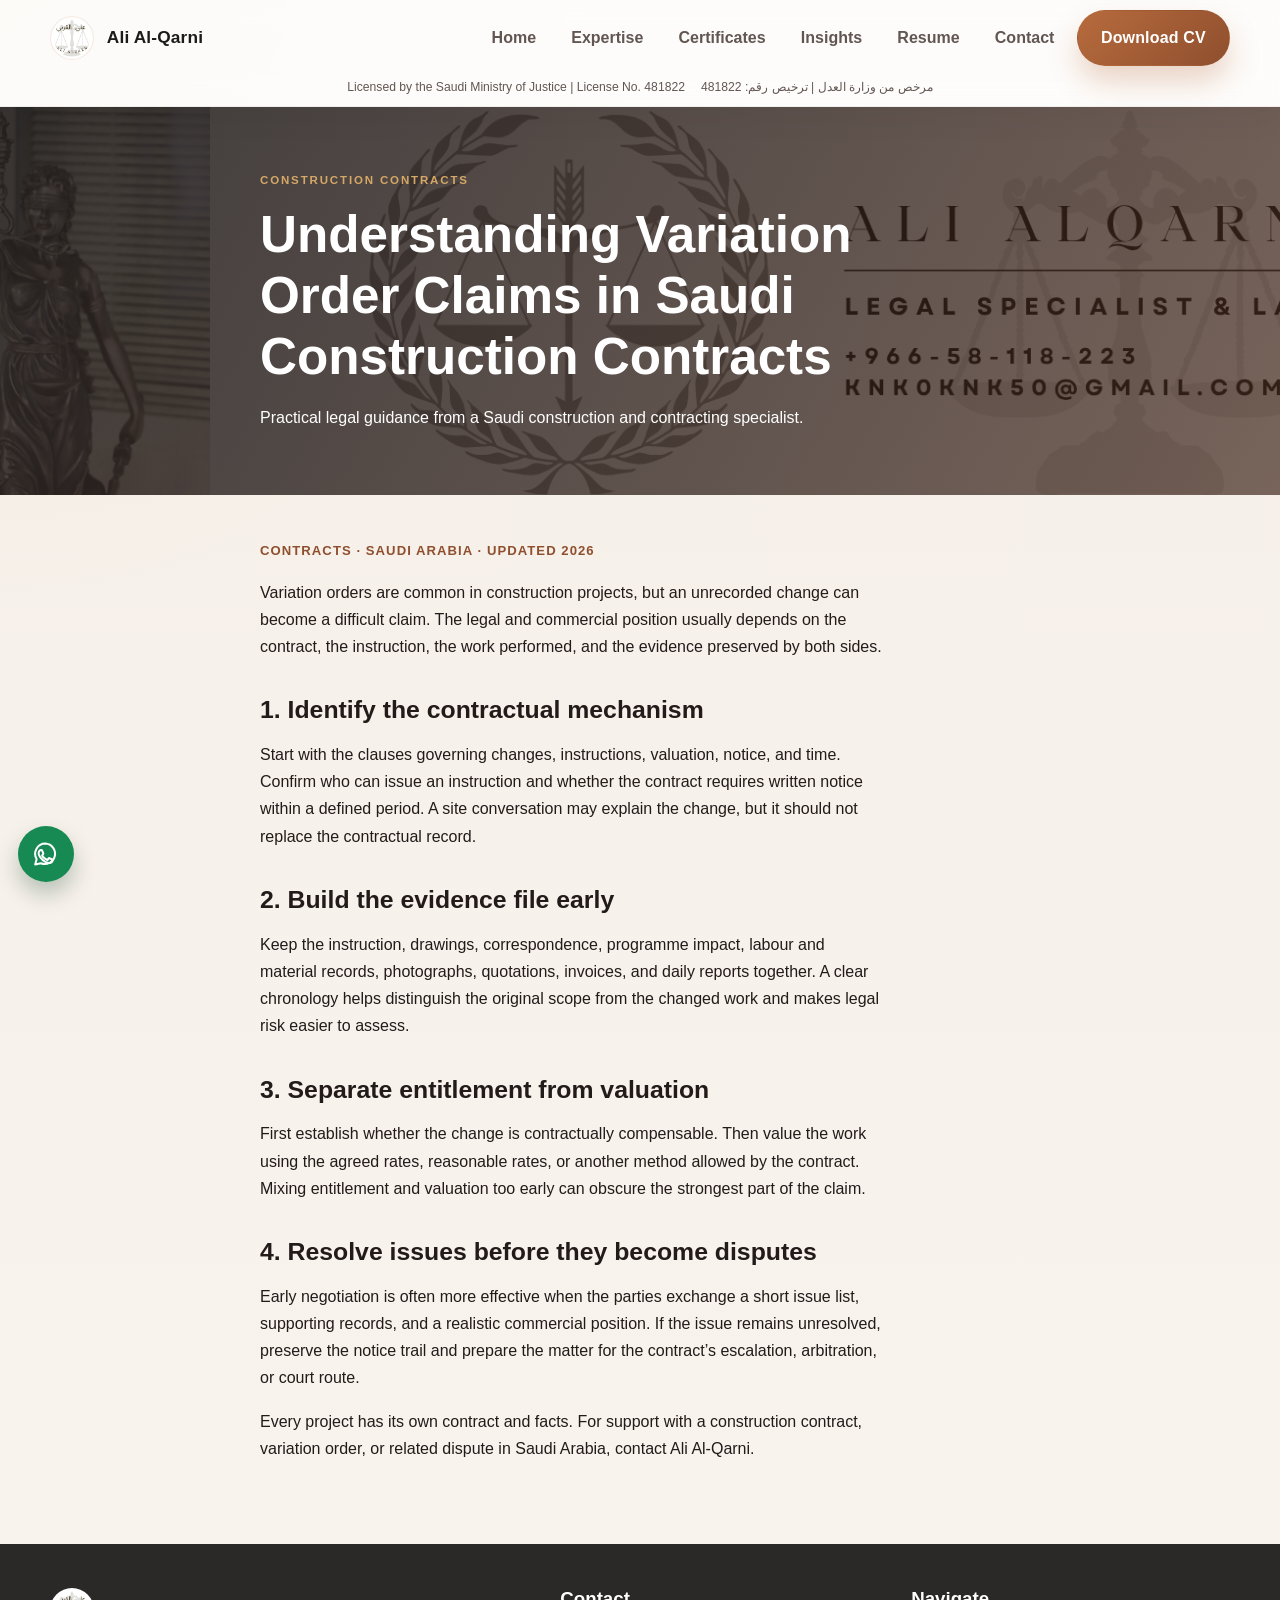
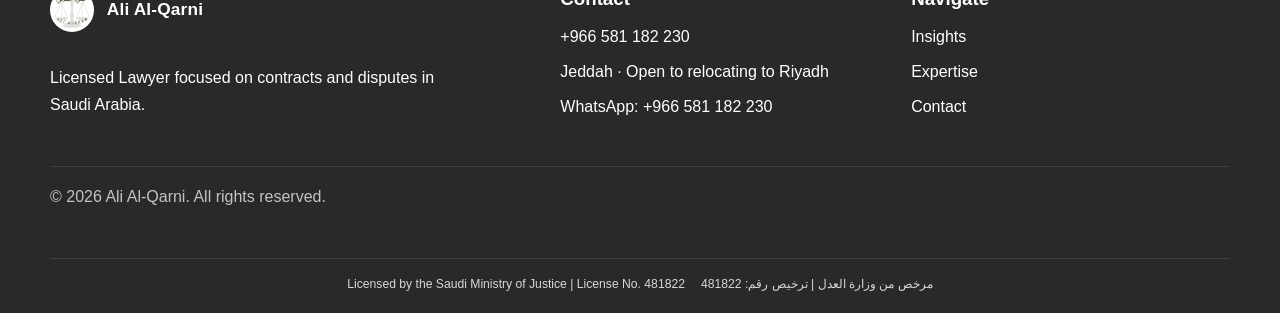
<file: variation-order-claims-saudi-arabia.html>
<!DOCTYPE html>
<html lang="en">
  <head>
    <meta charset="UTF-8" /><meta name="viewport" content="width=device-width, initial-scale=1.0" />
    <meta name="description" content="A practical guide to variation order claims in Saudi construction contracts, including notice, records, valuation, and dispute prevention." /><meta name="robots" content="index,follow" />
    <meta property="og:type" content="article" /><meta property="og:title" content="Understanding Variation Order Claims in Saudi Construction Contracts | Ali Al-Qarni" /><meta property="og:description" content="How contractors and employers can document, assess, and resolve variation order claims in Saudi construction projects." /><meta property="og:url" content="https://alialquarnilegal.com/variation-order-claims-saudi-arabia.html" /><meta property="og:image" content="https://alialquarnilegal.com/Ali-Al-Qarni-Professional-Banner.png" />
    <link rel="canonical" href="https://alialquarnilegal.com/variation-order-claims-saudi-arabia.html" /><title>Variation Order Claims in Saudi Construction Contracts | Ali Al-Qarni</title><link rel="icon" type="image/jpeg" href="./Ali-Al-Qarni-Portrait.jpg" /><link rel="stylesheet" href="css/style.css" />
    <script type="application/ld+json">{"@context":"https://schema.org","@type":"Article","headline":"Understanding Variation Order Claims in Saudi Construction Contracts","description":"A practical guide to documenting and resolving variation order claims in Saudi construction projects.","author":{"@type":"Person","name":"Ali Al-Qarni","url":"https://alialquarnilegal.com/"},"publisher":{"@type":"Person","name":"Ali Al-Qarni"},"mainEntityOfPage":"https://alialquarnilegal.com/variation-order-claims-saudi-arabia.html"}</script>
  </head>
  <body><header class="site-header"><div class="container header-inner"><a class="brand" href="./index.html"><img class="brand__logo" src="./Ali-Al-Qarni-Portrait.jpg" alt="Ali Al-Qarni portrait logo" /><span class="brand__text">Ali Al-Qarni</span></a><button class="nav-toggle" type="button" aria-label="Toggle navigation" aria-expanded="false"><span></span><span></span><span></span></button><nav class="site-nav" aria-label="Main navigation"><a class="nav-link" href="./index.html">Home</a><a class="nav-link" href="./expertise.html">Expertise</a><a class="nav-link" href="./certificates.html">Certificates</a><a class="nav-link" href="./insights.html">Insights</a><a class="nav-link" href="./resume.html">Resume</a><a class="nav-link" href="./contact.html">Contact</a><a class="button button--primary nav-cv" href="./ali-al-qarni-cv.pdf" download>Download CV</a></nav></div></header><main><section class="page-hero"><div class="container narrow"><p class="eyebrow">Construction contracts</p><h1>Understanding Variation Order Claims in Saudi Construction Contracts</h1><p>Practical legal guidance from a Saudi construction and contracting specialist.</p></div></section><article class="section article-page"><div class="container narrow"><p class="article-meta">Contracts · Saudi Arabia · Updated 2026</p><p>Variation orders are common in construction projects, but an unrecorded change can become a difficult claim. The legal and commercial position usually depends on the contract, the instruction, the work performed, and the evidence preserved by both sides.</p><h2>1. Identify the contractual mechanism</h2><p>Start with the clauses governing changes, instructions, valuation, notice, and time. Confirm who can issue an instruction and whether the contract requires written notice within a defined period. A site conversation may explain the change, but it should not replace the contractual record.</p><h2>2. Build the evidence file early</h2><p>Keep the instruction, drawings, correspondence, programme impact, labour and material records, photographs, quotations, invoices, and daily reports together. A clear chronology helps distinguish the original scope from the changed work and makes legal risk easier to assess.</p><h2>3. Separate entitlement from valuation</h2><p>First establish whether the change is contractually compensable. Then value the work using the agreed rates, reasonable rates, or another method allowed by the contract. Mixing entitlement and valuation too early can obscure the strongest part of the claim.</p><h2>4. Resolve issues before they become disputes</h2><p>Early negotiation is often more effective when the parties exchange a short issue list, supporting records, and a realistic commercial position. If the issue remains unresolved, preserve the notice trail and prepare the matter for the contract’s escalation, arbitration, or court route.</p><p>Every project has its own contract and facts. For support with a construction contract, variation order, or related dispute in Saudi Arabia, <a href="./contact.html">contact Ali Al-Qarni</a>.</p></div></article></main><footer class="site-footer"><div class="container footer-grid"><div><a class="brand brand--footer" href="./index.html"><img class="brand__logo" src="./Ali-Al-Qarni-Portrait.jpg" alt="Ali Al-Qarni portrait logo" /><span class="brand__text">Ali Al-Qarni</span></a><p>Licensed Lawyer focused on contracts and disputes in Saudi Arabia.</p></div><div><h3>Contact</h3><ul class="footer-list"><li><a href="tel:+966581182230">+966 581 182 230</a></li><li>Jeddah · Open to relocating to Riyadh</li><li><a href="https://wa.me/966581182230" target="_blank" rel="noopener">WhatsApp: +966 581 182 230</a></li></ul></div><div><h3>Navigate</h3><ul class="footer-list"><li><a href="./insights.html">Insights</a></li><li><a href="./expertise.html">Expertise</a></li><li><a href="./contact.html">Contact</a></li></ul></div></div><div class="container footer-meta"><p>© 2026 Ali Al-Qarni. All rights reserved.</p></div></footer><button class="scroll-top" type="button" aria-label="Scroll to top">↑</button><script src="js/main.js"></script></body>
</html>
</file>
<file: css/style.css>
:root {
  --color-bg: #f5efe8;
  --color-bg-strong: #efe3d4;
  --color-surface: #fffdfb;
  --color-surface-alt: #f8f1ea;
  --color-text: #231b1a;
  --color-text-muted: #625652;
  --color-primary: #b76b3d;
  --color-primary-dark: #8f4f2e;
  --color-primary-soft: #efd0b5;
  --color-secondary: #d6a867;
  --color-secondary-deep: #af7f3a;
  --color-border: #e7d9cc;
  --color-ink: #1d1a1a;
  --radius: 16px;
  --container: 1180px;
  --shadow-soft: 0 18px 40px rgba(34, 23, 19, 0.08);
  --shadow-card: 0 24px 44px rgba(34, 23, 19, 0.14);
}

* {
  box-sizing: border-box;
}

html {
  scroll-behavior: smooth;
}

body {
  margin: 0;
  font-family: "Segoe UI", Arial, sans-serif;
  background:
    radial-gradient(circle at top left, rgba(214, 168, 103, 0.12), transparent 26%),
    linear-gradient(180deg, var(--color-bg) 0%, #f9f4ee 100%);
  color: var(--color-text);
  line-height: 1.7;
}

a {
  color: inherit;
  text-decoration: none;
}

img {
  max-width: 100%;
  height: auto;
  display: block;
}

button,
input,
textarea {
  font: inherit;
}

.container {
  width: min(var(--container), calc(100% - 2rem));
  margin: 0 auto;
}

.narrow {
  max-width: 760px;
}

.site-header {
  position: sticky;
  top: 0;
  z-index: 1000;
  background: rgba(255, 255, 255, 0.82);
  backdrop-filter: blur(14px);
  border-bottom: 1px solid rgba(35, 27, 26, 0.06);
  box-shadow: 0 12px 30px rgba(35, 27, 26, 0.04);
}

.header-inner {
  display: flex;
  align-items: center;
  justify-content: space-between;
  min-height: 76px;
  gap: 1rem;
}

.brand {
  display: inline-flex;
  align-items: center;
  gap: 0.8rem;
  color: var(--color-text);
  transition: opacity 0.2s ease;
}

.brand:hover,
.brand:focus-visible {
  opacity: 0.92;
}

.brand__logo {
  width: 44px;
  height: 44px;
  display: block;
  border-radius: 50%;
  object-fit: cover;
  background: rgba(255, 255, 255, 0.7);
  border: 1px solid rgba(181, 103, 58, 0.14);
  padding: 0.15rem;
}

.brand__text {
  font-size: 1.08rem;
  font-weight: 800;
  letter-spacing: 0.01em;
  color: var(--color-ink);
}

.license-notice {
  display: flex;
  flex-wrap: wrap;
  justify-content: center;
  gap: 0.35rem 1rem;
  font-size: 0.76rem;
  line-height: 1.5;
  text-align: center;
}

.license-notice--header {
  padding: 0.1rem 1rem 0.65rem;
  color: var(--color-text-muted);
}

.license-notice--footer {
  margin-top: 1rem;
  padding: 1rem 0 1.25rem;
  color: rgba(255, 255, 255, 0.82);
  border-top: 1px solid rgba(255, 255, 255, 0.1);
}

.site-nav {
  display: none;
  flex-direction: column;
  position: absolute;
  top: 100%;
  left: 0;
  right: 0;
  padding: 1rem 1.25rem 1.35rem;
  background: rgba(255, 255, 255, 0.98);
  border-top: 1px solid var(--color-border);
  box-shadow: var(--shadow-soft);
  opacity: 0;
  visibility: hidden;
  transform: translateY(-10px);
  transition: opacity 0.25s ease, transform 0.25s ease, visibility 0.25s ease;
}

.site-nav.is-open {
  display: flex;
  max-height: calc(100vh - 9rem);
  overflow-y: auto;
  opacity: 1;
  visibility: visible;
  transform: translateY(0);
}

.nav-link {
  display: block;
  color: var(--color-text-muted);
  padding: 0.75rem 0.2rem;
  font-weight: 600;
  border-radius: var(--radius);
  transition: all 0.2s ease;
}

.nav-link:hover,
.nav-link:focus-visible,
.nav-link.is-active {
  color: var(--color-primary-dark);
  background: rgba(181, 103, 58, 0.08);
  transform: translateY(-2px);
}

.nav-cv {
  margin-top: 0.55rem;
  padding: 0.65rem 1rem;
  color: #ffffff;
  text-align: center;
  white-space: normal;
}

.nav-toggle {
  width: 2.9rem;
  height: 2.9rem;
  border: 1px solid var(--color-border);
  border-radius: 50%;
  background: rgba(255, 255, 255, 0.7);
  display: inline-flex;
  flex-direction: column;
  justify-content: center;
  align-items: center;
  gap: 0.28rem;
  padding: 0;
  cursor: pointer;
  transition: all 0.2s ease;
}

.nav-toggle:hover,
.nav-toggle:focus-visible {
  transform: translateY(-2px);
  box-shadow: var(--shadow-soft);
}

.nav-toggle span {
  display: block;
  width: 1.2rem;
  height: 2px;
  background: var(--color-text);
  border-radius: 999px;
  transition: all 0.25s ease;
}

.nav-toggle.is-open span:nth-child(1) {
  transform: rotate(45deg) translate(4px, 4px);
}

.nav-toggle.is-open span:nth-child(2) {
  opacity: 0;
}

.nav-toggle.is-open span:nth-child(3) {
  transform: rotate(-45deg) translate(4px, -4px);
}

main {
  min-height: calc(100vh - 150px);
}

.hero {
  position: relative;
  isolation: isolate;
  overflow: hidden;
  background: url("../Ali-Al-Qarni-Professional-Banner.png") center/cover no-repeat;
  color: #ffffff;
  padding: 4.2rem 0 3.3rem;
}

.hero__video,
.hero__overlay {
  position: absolute;
  inset: 0;
  width: 100%;
  height: 100%;
}

.hero__video {
  z-index: 0;
  object-fit: cover;
  object-position: center;
}

.hero__overlay {
  z-index: 1;
  background: linear-gradient(105deg, rgba(30, 22, 18, 0.84), rgba(58, 46, 42, 0.62) 52%, rgba(58, 46, 42, 0.34));
}

.hero__grid {
  display: grid;
  gap: 2rem;
  align-items: center;
  position: relative;
  z-index: 2;
}

.eyebrow {
  margin: 0 0 0.8rem;
  color: var(--color-secondary);
  text-transform: uppercase;
  letter-spacing: 0.16em;
  font-size: 0.72rem;
  font-weight: 800;
}

h1,
h2,
h3 {
  margin-top: 0;
  line-height: 1.2;
  color: var(--color-text);
  text-wrap: balance;
}

p,
li {
  text-wrap: pretty;
}

.hero h1,
.hero h2,
.hero h3,
.hero p,
.hero .eyebrow,
.hero .hero__title,
.hero .hero__location {
  color: #ffffff;
}

.hero h1 {
  font-size: clamp(2.3rem, 5vw, 4rem);
  margin-bottom: 0.6rem;
}

.hero__title {
  font-size: 1.05rem;
  font-weight: 600;
  margin-bottom: 0.5rem;
}

.hero__location {
  margin-bottom: 1.5rem;
  color: rgba(255, 255, 255, 0.82);
}

.lead {
  max-width: 640px;
  color: rgba(255, 255, 255, 0.92);
  font-size: 1.06rem;
}

.hero__actions {
  display: flex;
  flex-direction: column;
  align-items: flex-start;
  gap: 1rem;
  margin-top: 1.5rem;
}

.cta-line {
  margin: 0;
  color: rgba(255, 255, 255, 0.9);
  font-weight: 600;
  max-width: 32rem;
}

.button {
  display: inline-flex;
  align-items: center;
  justify-content: center;
  min-height: 2.9rem;
  padding: 0.82rem 1.45rem;
  border-radius: 999px;
  border: 1px solid transparent;
  font-weight: 700;
  transition: all 0.2s ease;
  cursor: pointer;
}

.button:hover,
.button:focus-visible {
  transform: translateY(-2px);
  box-shadow: var(--shadow-soft);
}

.button--primary {
  background: linear-gradient(135deg, var(--color-primary), var(--color-primary-dark));
  color: #ffffff;
  box-shadow: 0 16px 30px rgba(181, 103, 58, 0.28);
  letter-spacing: 0.01em;
}

.button--secondary {
  border-color: rgba(255, 255, 255, 0.28);
  background: rgba(255, 255, 255, 0.08);
  color: #ffffff;
}

.stat-grid {
  margin-top: 2rem;
  display: grid;
  grid-template-columns: repeat(auto-fit, minmax(min(100%, 220px), 1fr));
  gap: 0.9rem;
}

.stat-item {
  min-width: 0;
  background: rgba(255, 255, 255, 0.12);
  border: 1px solid rgba(255, 255, 255, 0.14);
  border-radius: var(--radius);
  padding: 1rem 0.95rem;
  backdrop-filter: blur(4px);
}

.stat-item strong {
  display: block;
  color: #ffffff;
  font-size: 1.1rem;
  margin-bottom: 0.2rem;
}

.stat-item span {
  color: rgba(255, 255, 255, 0.82);
  font-size: 0.85rem;
  overflow-wrap: anywhere;
}

.hero__media {
  display: flex;
  justify-content: center;
}

.portrait-card {
  width: min(100%, 420px);
  border-radius: 26px;
  overflow: hidden;
  background: rgba(255, 255, 255, 0.08);
  border: 1px solid rgba(255, 255, 255, 0.12);
  box-shadow: 0 20px 36px rgba(58, 46, 42, 0.2);
}

.portrait-card img {
  width: 100%;
  aspect-ratio: 4 / 5;
  object-fit: cover;
}

.section {
  padding: 4.1rem 0;
}

.section--muted {
  background: rgba(217, 161, 91, 0.06);
}

.section--highlight {
  background: linear-gradient(180deg, rgba(214, 168, 103, 0.12), rgba(251, 247, 242, 0.75));
}

.section-heading {
  margin-bottom: 1.5rem;
}

.certificate-intro {
  display: flex;
  align-items: flex-end;
  justify-content: space-between;
  gap: 2rem;
  margin-bottom: 2rem;
}

.certificate-intro h2 {
  margin-bottom: 0;
  font-size: clamp(1.8rem, 3vw, 2.7rem);
}

.certificate-grid {
  display: grid;
  grid-template-columns: repeat(3, minmax(0, 1fr));
  gap: 1.4rem;
}

.certificate-card {
  display: flex;
  flex-direction: column;
  overflow: hidden;
  background: var(--color-surface);
  border: 1px solid var(--color-border);
  border-radius: var(--radius);
  box-shadow: var(--shadow-soft);
  transition: transform 0.25s ease, box-shadow 0.25s ease;
}

.certificate-card:hover {
  transform: translateY(-5px);
  box-shadow: var(--shadow-card);
}

.certificate-preview {
  position: relative;
  aspect-ratio: 1.414 / 1;
  min-height: 0;
  padding: 0.55rem;
  background: #e9dfd5;
  background-image: linear-gradient(135deg, rgba(255, 255, 255, 0.55), transparent 45%), repeating-linear-gradient(0deg, rgba(58, 46, 42, 0.04) 0, rgba(58, 46, 42, 0.04) 1px, transparent 1px, transparent 5px);
}

.certificate-preview--wide {
  aspect-ratio: 16 / 9;
}

.certificate-preview--diploma {
  aspect-ratio: 1.353 / 1;
}

.certificate-preview--portrait {
  aspect-ratio: 0.707 / 1;
}

.certificate-preview::before {
  position: absolute;
  top: 1rem;
  right: 1rem;
  z-index: 1;
  padding: 0.3rem 0.55rem;
  border: 1px solid rgba(181, 103, 58, 0.18);
  border-radius: 999px;
  background: rgba(255, 255, 255, 0.82);
  color: var(--color-primary-dark);
  content: "PDF";
  font-size: 0.68rem;
  font-weight: 800;
  letter-spacing: 0.1em;
}

.certificate-preview object {
  display: block;
  width: 100%;
  height: 100%;
  border: 0;
  background: #ffffff;
  box-shadow: 0 10px 22px rgba(58, 46, 42, 0.14);
}

.certificate-card__body {
  display: flex;
  flex: 1;
  flex-direction: column;
  padding: 1.25rem;
}

.certificate-type {
  margin: 0 0 0.35rem;
  color: var(--color-primary);
  font-size: 0.72rem;
  font-weight: 800;
  letter-spacing: 0.12em;
  text-transform: uppercase;
}

.certificate-card h3 {
  margin-bottom: 1rem;
  font-size: 1.15rem;
}

.certificate-actions {
  display: flex;
  align-items: center;
  flex-wrap: wrap;
  gap: 0.8rem;
  margin-top: auto;
}

.certificate-actions .button {
  min-height: 2.5rem;
  padding: 0.62rem 0.95rem;
  font-size: 0.86rem;
}

.certificate-download {
  color: var(--color-primary-dark);
  font-size: 0.86rem;
  font-weight: 700;
}

.section-heading h2 {
  font-size: clamp(1.8rem, 3vw, 2.7rem);
  margin-bottom: 0.5rem;
}

.expertise-list {
  display: grid;
  grid-template-columns: repeat(3, minmax(0, 1fr));
  gap: 1rem;
}

.expertise-group {
  min-width: 0;
  background: var(--color-surface);
  border: 1px solid var(--color-border);
  border-radius: var(--radius);
  padding: 1.35rem;
  color: var(--color-text);
  box-shadow: var(--shadow-soft);
  transition: transform 0.25s ease, box-shadow 0.25s ease;
}

.expertise-group:hover {
  transform: translateY(-3px);
  box-shadow: var(--shadow-card);
}

.expertise-group__label {
  margin: 0 0 0.45rem;
  color: var(--color-primary);
  font-size: 0.72rem;
  font-weight: 800;
  letter-spacing: 0.12em;
  text-transform: uppercase;
}

.expertise-group h3 {
  margin-bottom: 0.9rem;
  font-size: 1.2rem;
}

.expertise-group ul {
  display: grid;
  gap: 0.45rem;
  margin: 0;
  padding-left: 1.1rem;
}

.date-nowrap {
  white-space: nowrap;
}

.cta-band {
  display: flex;
  flex-direction: column;
  gap: 1.5rem;
  justify-content: space-between;
  align-items: flex-start;
  background: linear-gradient(135deg, rgba(255,255,255,0.92), rgba(248,241,234,0.96));
  border: 1px solid var(--color-border);
  border-radius: calc(var(--radius) + 4px);
  padding: 2rem;
  box-shadow: var(--shadow-soft);
}

.page-hero {
  background: linear-gradient(120deg, rgba(22, 18, 18, 0.82), rgba(71, 44, 31, 0.72)), url("../Ali-Al-Qarni-Professional-Banner.png") center/cover no-repeat;
  color: #ffffff;
  padding: 4rem 0 3rem;
}

.page-hero h1 {
  color: #ffffff;
  font-size: clamp(2.2rem, 4vw, 3.2rem);
  margin: 0;
}

.about-grid,
.contact-layout,
.info-columns,
.credentials-grid,
.resume-layout {
  display: grid;
  gap: 1.5rem;
}

.about-grid {
  grid-template-columns: 1fr;
  align-items: center;
}

.about-photo-wrap {
  width: min(100%, 280px);
  margin: 0 auto;
  background: var(--color-surface);
  border: 6px solid rgba(255, 255, 255, 0.92);
  border-radius: 50%;
  overflow: hidden;
  box-shadow: 0 18px 30px rgba(58, 46, 42, 0.12);
}

.about-photo {
  width: 100%;
  aspect-ratio: 1;
  object-fit: cover;
  border-radius: 50%;
}

.credential-card,
.info-card,
.contact-card {
  background: linear-gradient(180deg, rgba(255,255,255,0.98), rgba(250,246,242,0.98));
  border: 1px solid var(--color-border);
  border-radius: var(--radius);
  padding: 1.5rem;
  box-shadow: var(--shadow-soft);
  transition: transform 0.25s ease, box-shadow 0.25s ease;
}

.credential-card:hover,
.info-card:hover,
.contact-card:hover,
.timeline-content:hover,
.resume-block:hover {
  transform: scale(1.02);
  box-shadow: var(--shadow-card);
}

.credential-card h3,
.info-card h2,
.contact-card h2 {
  color: var(--color-text);
  margin-bottom: 1rem;
}

.credential-card ul,
.info-card ul,
.contact-list,
.footer-list,
.resume-bullets,
.detail-list {
  margin: 0;
  padding-left: 1.1rem;
}

.credential-card li,
.info-card li,
.contact-list li,
.footer-list li,
.resume-bullets li,
.detail-list li {
  margin-bottom: 0.5rem;
}

.expertise-grid {
  display: grid;
  gap: 1.5rem;
}

.article-index-grid {
  display: grid;
  gap: 1.25rem;
}

.article-index-grid .info-card {
  display: flex;
  flex-direction: column;
}

.article-index-grid .button {
  align-self: flex-start;
  margin-top: auto;
}

.article-page {
  padding-top: 2rem;
}

.article-page h2 {
  margin-top: 2.2rem;
  margin-bottom: 0.65rem;
  font-size: 1.55rem;
}

.article-page p {
  max-width: 70ch;
}

.article-meta {
  color: var(--color-primary-dark);
  font-size: 0.82rem;
  font-weight: 800;
  letter-spacing: 0.08em;
  text-transform: uppercase;
}

.info-card h2 {
  font-size: 1.45rem;
}

.timeline {
  position: relative;
  display: grid;
  gap: 1.5rem;
}

.timeline::before {
  content: "";
  position: absolute;
  left: 0.75rem;
  top: 0;
  bottom: 0;
  width: 2px;
  background: rgba(181, 103, 58, 0.18);
}

.timeline-item {
  position: relative;
  display: grid;
  grid-template-columns: 2rem 1fr;
  gap: 1rem;
  align-items: flex-start;
}

.timeline-marker {
  position: relative;
  width: 1.2rem;
  height: 1.2rem;
  border-radius: 50%;
  background: var(--color-primary);
  box-shadow: 0 0 0 6px rgba(181, 103, 58, 0.12);
  margin-top: 0.45rem;
  z-index: 1;
}

.timeline-content {
  background: var(--color-surface);
  border: 1px solid var(--color-border);
  border-radius: var(--radius);
  padding: 1.5rem;
  box-shadow: var(--shadow-soft);
  transition: transform 0.25s ease, box-shadow 0.25s ease;
}

.timeline-date {
  color: var(--color-primary);
  font-weight: 700;
  margin-bottom: 0.4rem;
}

.timeline-content h2 {
  font-size: 1.45rem;
  margin-bottom: 0.2rem;
}

.timeline-content h3 {
  color: var(--color-text-muted);
  font-size: 1rem;
  margin-bottom: 1rem;
}

.education-block {
  margin-bottom: 1.25rem;
}

.education-title {
  font-weight: 700;
  margin-bottom: 0.2rem;
}

.resume-header {
  display: flex;
  flex-direction: column;
  gap: 1rem;
  justify-content: space-between;
}

.resume-meta {
  color: rgba(255, 255, 255, 0.9);
}

.resume-meta p {
  margin: 0.1rem 0;
}

.resume-sheet {
  padding-top: 1.5rem;
}

.resume-block {
  background: var(--color-surface);
  border: 1px solid var(--color-border);
  border-radius: var(--radius);
  padding: 1.35rem;
  box-shadow: var(--shadow-soft);
  transition: transform 0.25s ease, box-shadow 0.25s ease;
}

.resume-block h2 {
  font-size: 1.5rem;
  margin-bottom: 0.9rem;
}

.resume-layout {
  align-items: start;
}

.resume-role {
  margin-bottom: 1.5rem;
}

.resume-role:last-child {
  margin-bottom: 0;
}

.resume-role h3 {
  color: var(--color-text);
  margin-bottom: 0.2rem;
  font-size: 1.2rem;
}

.role-meta {
  color: var(--color-text-muted);
  font-weight: 600;
  margin-bottom: 0.7rem;
}

.two-column {
  column-count: 2;
  column-gap: 2rem;
  padding-left: 1.2rem;
}

.contact-layout {
  grid-template-columns: 1fr;
}

.contact-list {
  list-style: none;
  padding-left: 0;
  margin-bottom: 1.5rem;
}

.contact-list li {
  margin-bottom: 0.8rem;
}

.field-group {
  margin-bottom: 1rem;
}

.field-group label {
  display: block;
  margin-bottom: 0.45rem;
  font-weight: 700;
  color: var(--color-text);
}

.field-group input,
.field-group textarea {
  width: 100%;
  border: 1px solid var(--color-border);
  border-radius: var(--radius);
  background: #ffffff;
  padding: 0.82rem 0.9rem;
  color: var(--color-text);
  transition: border-color 0.2s ease, box-shadow 0.2s ease;
}

.field-group input:focus,
.field-group textarea:focus {
  outline: none;
  border-color: var(--color-primary);
  box-shadow: 0 0 0 3px rgba(181, 103, 58, 0.12);
}

.field-group input.is-invalid,
.field-group textarea.is-invalid {
  border-color: #b42318;
  background: #fff8f7;
}

.error-message {
  display: block;
  min-height: 1.25rem;
  margin-top: 0.35rem;
  color: #b42318;
  font-size: 0.82rem;
}

.form-status {
  min-height: 1.4rem;
  margin: 0.8rem 0 0;
  font-size: 0.9rem;
  font-weight: 600;
}

.form-status--success {
  color: #1f6f43;
}

.form-status--error {
  color: #b42318;
}

.contact-card .button--secondary {
  margin-left: 0.5rem;
  border-color: var(--color-primary);
  color: var(--color-primary-dark);
  background: transparent;
}

.site-footer {
  background: #2B2927;
  color: #ffffff;
  padding-top: 2.75rem;
}

.site-footer .brand__text,
.site-footer p,
.site-footer li,
.site-footer a {
  color: #ffffff;
}

.site-footer .brand__logo {
  border-color: rgba(255, 255, 255, 0.35);
  background: #ffffff;
}

.footer-grid {
  display: grid;
  gap: 2rem;
}

.footer-list a,
.footer-list li,
.contact-list a,
.contact-list li {
  color: #ffffff;
}

.faq-list {
  display: grid;
  gap: 1rem;
}

.faq-item {
  background: linear-gradient(180deg, rgba(255,255,255,0.96), rgba(247,239,233,0.95));
  border: 1px solid var(--color-border);
  border-radius: var(--radius);
  padding: 1.2rem 1.25rem;
  box-shadow: 0 12px 22px rgba(58, 46, 42, 0.04);
}

.faq-item h3 {
  margin-bottom: 0.5rem;
  font-size: 1.08rem;
}

.faq-item p {
  margin: 0;
  color: var(--color-text-muted);
}

.brand--footer {
  margin-bottom: 1rem;
}

.site-footer h3 {
  color: #ffffff;
  margin-bottom: 0.8rem;
}

.footer-list {
  list-style: none;
  padding: 0;
}

.footer-list a,
.resume-meta a,
.contact-list a {
  color: #ffffff;
}

.footer-meta {
  border-top: 1px solid rgba(255, 255, 255, 0.1);
  margin-top: 2rem;
  padding: 1rem 0 2rem;
}

.footer-meta p {
  margin: 0;
  color: rgba(255, 255, 255, 0.72);
}

.scroll-top {
  position: fixed;
  right: 1.1rem;
  bottom: 5rem;
  width: 3rem;
  height: 3rem;
  border: none;
  border-radius: 50%;
  background: linear-gradient(135deg, var(--color-primary), var(--color-primary-dark));
  color: #ffffff;
  font-size: 1.4rem;
  font-weight: 700;
  box-shadow: 0 12px 22px rgba(58, 46, 42, 0.18);
  cursor: pointer;
  opacity: 0;
  visibility: hidden;
  transform: translateY(14px);
  transition: opacity 0.25s ease, visibility 0.25s ease, transform 0.25s ease;
}

.whatsapp-float {
  position: fixed;
  z-index: 1001;
  left: 1.1rem;
  bottom: 1.1rem;
  display: grid;
  width: 3.5rem;
  height: 3.5rem;
  place-items: center;
  border-radius: 50%;
  background: #168a52;
  color: #ffffff;
  box-shadow: 0 12px 22px rgba(20, 72, 47, 0.28);
  transition: transform 0.2s ease, background-color 0.2s ease;
}

.whatsapp-float:hover,
.whatsapp-float:focus-visible {
  transform: translateY(-3px);
  background: #116f41;
}

.whatsapp-float:focus-visible {
  outline: 3px solid #ffffff;
  outline-offset: 3px;
}

.whatsapp-float svg {
  width: 1.8rem;
  height: 1.8rem;
  fill: none;
  stroke: currentColor;
  stroke-width: 1.7;
  stroke-linecap: round;
  stroke-linejoin: round;
}

.scroll-top.is-visible {
  opacity: 1;
  visibility: visible;
  transform: translateY(0);
}

.reveal {
  opacity: 0;
  transform: translateY(24px);
  transition: opacity 0.45s ease, transform 0.45s ease;
}

.reveal.is-visible {
  opacity: 1;
  transform: translateY(0);
}

@media (min-width: 480px) {
  .container {
    width: min(var(--container), calc(100% - 2.5rem));
  }
}

@media (min-width: 768px) {
  .site-nav {
    display: flex;
    position: static;
    background: transparent;
    border: none;
    padding: 0;
    flex-direction: row;
    align-items: center;
    gap: 0.6rem;
    opacity: 1;
    visibility: visible;
    transform: none;
    box-shadow: none;
  }

  .nav-toggle {
    display: none;
  }

  .hero__grid {
    grid-template-columns: 1.2fr 0.8fr;
  }

  .about-grid {
    grid-template-columns: 0.9fr 1.1fr;
  }

  .expertise-grid,
  .credentials-grid,
  .info-columns,
  .contact-layout {
    grid-template-columns: repeat(2, minmax(0, 1fr));
  }

  .cta-band {
    flex-direction: row;
  }

  .footer-grid {
    grid-template-columns: 1.5fr 1fr 1fr;
  }

  .article-index-grid {
    grid-template-columns: repeat(3, minmax(0, 1fr));
  }

  .certificate-grid {
    grid-template-columns: repeat(2, minmax(0, 1fr));
  }

  .nav-cv {
    margin-top: 0;
  }

  .certificate-card h3 {
    min-height: 3.4rem;
  }
}

@media (min-width: 1024px) {
  .nav-link {
    padding: 0.7rem 0.8rem;
  }

  .hero {
    padding-top: 5rem;
    padding-bottom: 4rem;
  }

  .expertise-grid {
    grid-template-columns: repeat(4, minmax(0, 1fr));
  }

  .certificate-grid {
    grid-template-columns: repeat(3, minmax(0, 1fr));
  }

  .certificate-intro {
    margin-bottom: 2.5rem;
  }

  .contact-layout {
    grid-template-columns: 0.85fr 1.15fr;
  }

  .resume-layout {
    grid-template-columns: 1fr;
  }
}

@media (max-width: 767px) {
  .reveal,
  .reveal.is-visible {
    opacity: 1;
    transform: none;
  }

  .container {
    width: min(100% - 1.5rem, var(--container));
  }

  .header-inner {
    min-height: 68px;
  }

  .brand {
    min-width: 0;
  }

  .brand__logo {
    width: 38px;
    height: 38px;
  }

  .brand__text {
    overflow: hidden;
    font-size: 0.98rem;
    text-overflow: ellipsis;
    white-space: nowrap;
  }

  .site-nav {
    top: 68px;
    padding: 0.75rem 0.9rem 1rem;
  }

  .nav-link {
    padding: 0.65rem 0.45rem;
  }

  .hero,
  .page-hero {
    padding: 3rem 0 2.5rem;
  }

  .hero h1,
  .page-hero h1 {
    font-size: clamp(2rem, 11vw, 2.8rem);
    overflow-wrap: normal;
    word-break: normal;
  }

  .hero__title,
  .hero__location,
  .lead,
  .page-hero p {
    font-size: 0.98rem;
  }

  .section {
    padding: 2.8rem 0;
  }

  .stat-grid {
    grid-template-columns: 1fr;
    margin-top: 1.5rem;
  }

  .expertise-list {
    grid-template-columns: 1fr;
    gap: 0.9rem;
  }

  .expertise-group {
    padding: 1.1rem;
  }

  .stat-item {
    padding: 0.85rem;
  }

  .button {
    max-width: 100%;
    padding: 0.72rem 1rem;
    text-align: center;
    white-space: normal;
  }

  .certificate-intro {
    align-items: flex-start;
    flex-direction: column;
    gap: 1rem;
    margin-bottom: 1.5rem;
  }

  .certificate-intro h2 {
    font-size: 1.75rem;
  }

  .certificate-grid {
    grid-template-columns: 1fr;
    gap: 1rem;
  }

  .certificate-preview {
    min-height: 0;
    padding: 0.45rem;
  }

  .certificate-card__body {
    padding: 1rem;
  }

  .certificate-actions {
    align-items: stretch;
    flex-direction: column;
    gap: 0.65rem;
  }

  .certificate-actions .button,
  .certificate-download {
    width: 100%;
    text-align: center;
  }

  .contact-card .button--secondary {
    margin-top: 0.65rem;
    margin-left: 0;
  }
}

@media (prefers-reduced-motion: reduce) {
  *, *::before, *::after {
    animation-duration: 0.001ms !important;
    animation-iteration-count: 1 !important;
    transition-duration: 0.001ms !important;
    scroll-behavior: auto !important;
  }

  .reveal {
    opacity: 1;
    transform: none;
  }
}

@media print {
  .site-header,
  .site-footer,
  .scroll-top,
  .nav-toggle,
  .button,
  .hero__actions,
  .page-hero {
    display: none !important;
  }

  body {
    background: #ffffff;
    color: #000000;
  }

  .resume-block,
  .timeline-content,
  .credential-card,
  .info-card,
  .contact-card {
    box-shadow: none !important;
    border-color: #d9d9d9 !important;
  }

  .resume-layout,
  .resume-block {
    display: block !important;
  }

  a {
    color: #000000;
  }
}
</file>
